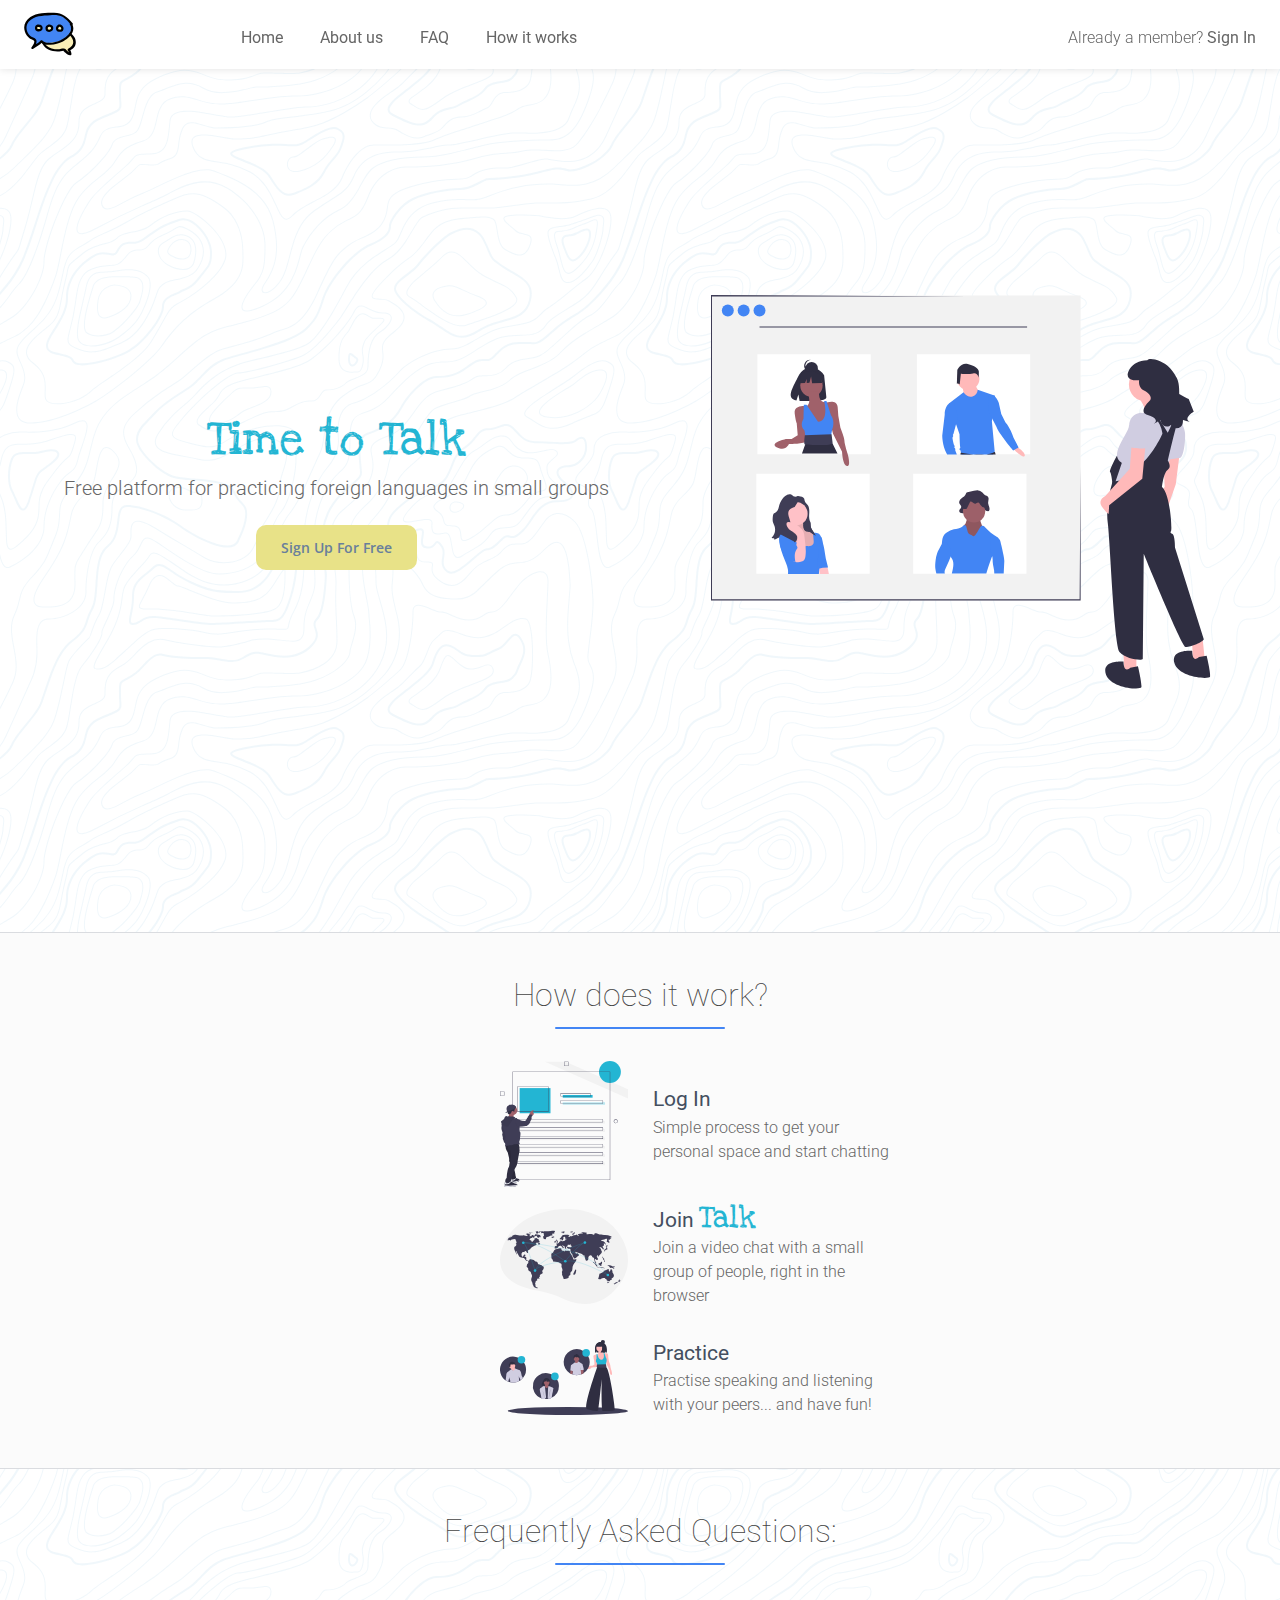
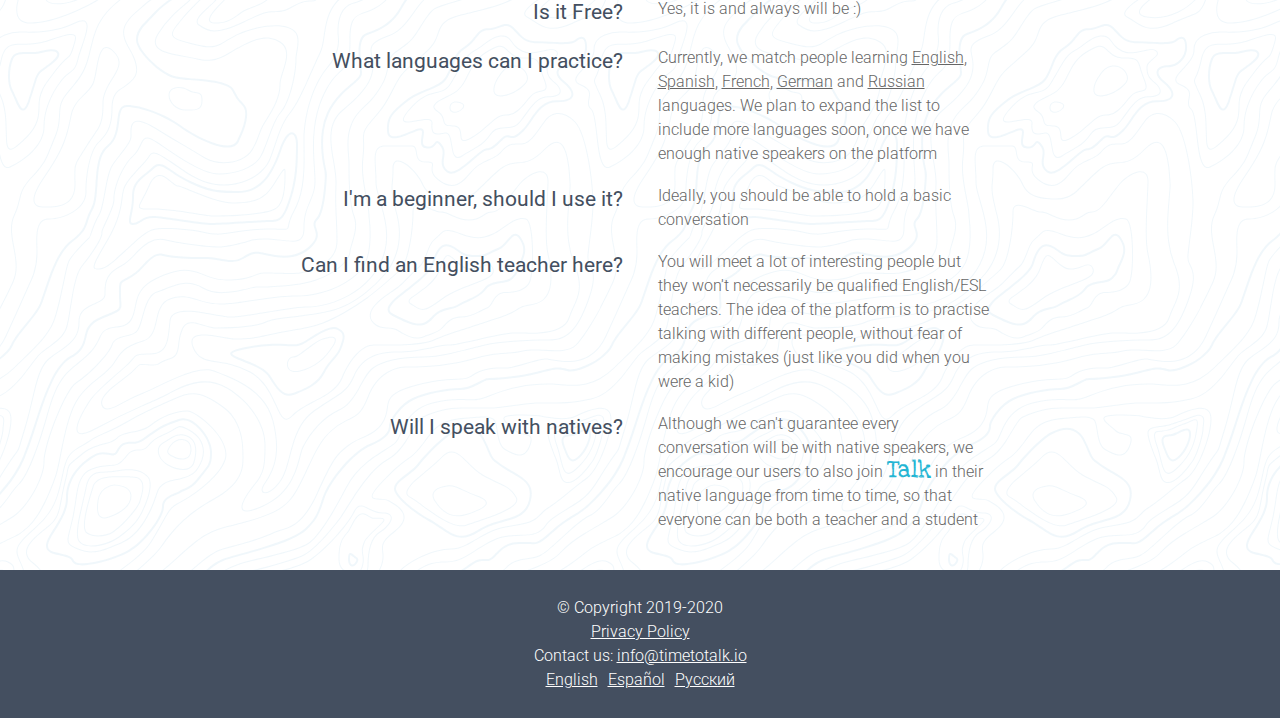
<file: index.html>
<!doctype html><html lang="en"><head><meta charset="utf-8"><title>Time to Talk</title><link rel="stylesheet" href="https://fonts.googleapis.com/css?family=Material+Icons|Love+Ya+Like+A+Sister|Open+Sans|Roboto:100,300,400,500,700,900&display=swap"><meta name="description" content="Time to Talk ✅ is a free platform for practicing foreign languages online in small groups. You can imagine it as language exchange or conversation club. The idea is simple - just talk and practice playing games or discussing some topics and do not think about learning process"><meta name="viewport" content="width=device-width,initial-scale=1"><link rel="shortcut icon" href="/images/favicons/favicon.ico"><link rel="icon" type="image/png" sizes="16x16" href="/images/favicons/favicon-16x16.png"><link rel="icon" type="image/png" sizes="32x32" href="/images/favicons/favicon-32x32.png"><link rel="icon" type="image/png" sizes="48x48" href="/images/favicons/favicon-48x48.png"><link rel="manifest" href="/images/favicons/manifest.json"><meta name="mobile-web-app-capable" content="yes"><meta name="theme-color" content="#fff"><meta name="application-name" content="Time to Talk"><link rel="apple-touch-icon" sizes="57x57" href="/images/favicons/apple-touch-icon-57x57.png"><link rel="apple-touch-icon" sizes="60x60" href="/images/favicons/apple-touch-icon-60x60.png"><link rel="apple-touch-icon" sizes="72x72" href="/images/favicons/apple-touch-icon-72x72.png"><link rel="apple-touch-icon" sizes="76x76" href="/images/favicons/apple-touch-icon-76x76.png"><link rel="apple-touch-icon" sizes="114x114" href="/images/favicons/apple-touch-icon-114x114.png"><link rel="apple-touch-icon" sizes="120x120" href="/images/favicons/apple-touch-icon-120x120.png"><link rel="apple-touch-icon" sizes="144x144" href="/images/favicons/apple-touch-icon-144x144.png"><link rel="apple-touch-icon" sizes="152x152" href="/images/favicons/apple-touch-icon-152x152.png"><link rel="apple-touch-icon" sizes="167x167" href="/images/favicons/apple-touch-icon-167x167.png"><link rel="apple-touch-icon" sizes="180x180" href="/images/favicons/apple-touch-icon-180x180.png"><link rel="apple-touch-icon" sizes="1024x1024" href="/images/favicons/apple-touch-icon-1024x1024.png"><meta name="apple-mobile-web-app-capable" content="yes"><meta name="apple-mobile-web-app-status-bar-style" content="black-translucent"><meta name="apple-mobile-web-app-title" content="Time to Talk"><link href="/style.28f6414ac7f8b9d37f45.css" rel="stylesheet"><script>(function(i,s,o,g,r,a,m){i['GoogleAnalyticsObject']=r;i[r]=i[r]||function(){(i[r].q=i[r].q||[]).push(arguments)},i[r].l=1*new Date();a=s.createElement(o),m=s.getElementsByTagName(o)[0];a.async=1;a.src=g;m.parentNode.insertBefore(a,m)})(window,document,'script','//www.google-analytics.com/analytics.js','ga');ga('create','UA-145373943-1','auto');ga('send','pageview');</script></head><body><nav><div class="nav" id="navBar"><div class="logo"><a href="/"><img src="/images/icon.42f1a2f6ec8f0690fcafc608ce7c3535.svg"></a></div><a class="menu home" href="/">Home</a> <a class="menu about" onclick="toggleNavBar()" href="/about/">About us</a> <a class="menu hiw" onclick="toggleNavBar()" href="/#howItWorks">How it works</a> <a class="menu faq" onclick="toggleNavBar()" href="/#faq">FAQ</a> <span class="menu login">Already a member? <a onclick="toggleNavBar()" href="https://app.timetotalk.io">Sign In</a></span><div class="icon"><a href="javascript:void(0);" onclick="toggleNavBar()"><i class="material-icons">menu</i></a></div></div></nav><script>function toggleNavBar() {
    var x = document.getElementById('navBar');
    if (x.className === 'nav expanded') {
      x.className = 'nav';
    } else {
      x.className = 'nav expanded';
    }
  }</script><div class="main-container"><section class="main"><div class="text"><h1 class="brand">Time to Talk</h1><p>Free platform for practicing foreign languages in small groups</p><a class="button" href="https://app.timetotalk.io/#/sign/up?lang=en">Sign Up For Free</a></div><div class="figure"><figure><svg xmlns="http://www.w3.org/2000/svg" xmlns:xlink="http://www.w3.org/1999/xlink" height="741.038" width="937.461" viewBox="0 0 937.461 741.038"><style><![CDATA[.B{opacity:1}.C{fill-rule:evenodd}.D{fill:#4285f4}.E{fill:#2f2e41}.F{fill:#3f3d56}.G{fill:#ffb9b9}.H{fill:#ffc1c7}]]></style><defs><path id="A" d="M773.22 668.338l.9 21.625v18.922h23.418v-40.546H773.22z" class="B C"/><path id="B" d="M902.017 648.515l.9 21.625v18.922h23.418l-4.503-44.15-19.815 3.604z" class="B C"/><path id="C" d="M878.6 298.015l-7.205 56.765-23.418 67.577-10.808-38.744 13.5-24.328-2.702-51.36 30.623-9.91z" class="B C"/><path id="D" d="M765.43 293.228s-19.815 35.14-17.113 38.744 4.503 23.427 4.503 23.427h7.5l12.315-30.635" class="B C"/><ellipse id="E" rx="31.524" ry="31.536" cx="815.101" cy="167.817" class="B"/><path id="F" d="M802.8 193.664s17.113 23.427 11.71 35.14 52.24-6.307 52.24-6.307-28.822-32.437-29.722-43.25" class="B C"/><path id="G" d="M866.758 298.183c-2.027 3.045-4.017 6.442-5.944 10.028-.9 1.703-1.8 3.45-2.684 5.217-10.466 21.102-18.392 46.024-18.392 46.024l-83.763-2.703 2.603-7.64 11.808-34.708c-20.716-12.614-.9-36.942 9.907-59.468 9.925-20.688 30.497-34.446 33.776-36.555.297-.18.45-.28.83-.342l42.116-7.09c4.757.8 9.314 2.514 13.42 5.046a27.11 27.11 0 0 1 8.475 8.488c3.287 5.226 4.828 11.515 5.107 18.246" class="B C"/><path id="H" d="M871.712 223.848s16.212 18.922 17.113 35.14-2.702 46.853-10.808 46.853-22.517 5.406-21.616 0" class="B C"/><path id="I" d="M856.4 258.087l-9.907 1.802c-3.36-26.914-22.796-37.753-32.424-41.5l.45-.28.378-.063 15.032-2.532" class="B C"/><path id="J" d="M923.95 645.53c-.9 5.406-27.02 15.317-34.226 14.416s-78.36-174.8-78.36-174.8l-1.8 197.325c-1.8 3.604-32.424 0-43.233-12.614s-18.014-209.94-22.517-243.277 9.007-76.587 9.007-76.587l5.755-.883 17.662-2.72s0-4.505 27.02-26.13 43.233-60.37 43.233-60.37l2.702-5.406 7.205 3.604c7.728-14.3 12.564-28.355 14.033-42.096a27.11 27.11 0 0 1 8.475 8.488c-.685 1.892-1.37 3.937-2.072 6.127-6.07 18.913-12.952 48.205-19.797 77.047l-.64 2.694c.652.983 1.23 2.013 1.73 3.082 1.82 3.847 3.747 10.39-1.73 14.038-8.106 5.406-10.808 32.437-10.808 32.437 15.312 13.515 18.914 77.488 17.113 81.994s-1.8 3.604 2.702 6.307 4.503 25.23 4.503 25.23" class="B C"/><path id="K" d="M786.147 698.7s-5.404 5.406-9.007 2.703-3.744-14.202-3.744-14.202-41.3-3.818-33.184 23.213 64.85 30.635 66.65 25.23-6.305-39.645-6.305-39.645" class="B C"/><path id="L" d="M914.944 678.867s-5.404 5.406-9.007 2.703-3.744-14.202-3.744-14.202-41.3-3.818-33.184 23.213 64.85 30.635 66.65 25.23-6.305-39.645-6.305-39.645" class="B C"/><path id="M" d="M788.85 277.9l-3.603 47.754-45.935 51.36s-15.312 7.208-6.305 19.823 12.6 13.515 12.6 13.515l.9-16.218 62.147-49.557 6.305-66.676" class="B C"/><path id="N" d="M817.67 258.087s3.603-40.546-14.41-36.942-18.914 20.724-18.914 20.724-8.106 41.447-.9 43.25 31.524 5.406 34.226 0" class="B C"/><path id="O" d="M895.693 194.98c-3.508-1.738-11.254-5.245-17.85-9.47.463-13.746-1.23-26.224-6.182-32.84-2.78-6.315-8.618-12.638-13.19-17.617-11.23-12.227-36.06-19.053-40.463-12.943-33.308.658-36.815 26.777-36.815 26.777.173 10.925 11.523 11.27 21.466 10.872-.9 7.458 1.482 15.208 8.353 18.645 13.14 6.572 17.08 15.116 10.51 21.03s-18.395 21.688-2.628 25.63 17.738 11.83 13.14 15.116 10.51-5.915 10.51-5.915 2.628 15.773 16.424 11.83a8.3 8.3 0 0 0 3.687-2.613c3.726 4.096 7.05 6.517 9.555 6.53 14.348.076 12.627-15.82 12.627-15.82s17.03 4.785 11.716 2.86-5.542-10.05 8.58-18.1" class="B C"/><path id="P" d="M.727 1.03H693V573H.727z" class="B"/><path id="Q" d="M693 573H0V0l481.488 2.73H1.883V570.27h689.234L693 321.53V573z" class="B C"/><ellipse id="R" rx="11.222" ry="11.227" cx="31.507" cy="29.064" class="B"/><ellipse id="S" rx="11.222" ry="11.227" cx="61.229" cy="29.064" class="B"/><ellipse id="T" rx="11.222" ry="11.227" cx="90.952" cy="29.064" class="B"/><path id="U" d="M90.97 59.005h501.68v1.802H90.97z" class="B"/><path id="V" d="M87 111h212.478v187.58H87z" class="B"/><path id="W" d="M212.097 150.393c-8.11-13.738-24.157-14.378-24.157-14.378s-15.636-2.004-25.667 18.918c-9.35 19.502-22.252 38.33-2.077 42.896l3.644-11.37 2.257 12.216c2.873.207 5.754.256 8.632.148 21.606-.7 42.182.205 41.52-7.567" class="B C"/><ellipse id="X" rx="20.942" ry="20.993" cx="188.333" cy="169.696" class="B"/><path id="Y" d="M180.99 182.146s9.52 22.265-3.173 26.718l12.692 41.986 21.577-1.272 5.71-13.995-1.27-20.993-1.904-13.995s-13.327 3.18-12.058-20.357" class="B C"/><path id="Z" d="M175.912 208.228s-20.942-1.908-19.038 13.36 3.808 18.448 3.808 18.448l1.904 22.9-11.423 6.998h-10.788s-33 7.634-16.5 15.904 22.21-6.36 22.21-6.36 30.46 0 32.365-5.09" class="B C"/><path id="a" d="M216.527 201.866s19.673-6.998 20.942 8.27l1.27 16.54 3.808 21.63s7.615 19.084 7.615 24.8 5.71 23.537 5.71 23.537 7.615 24.8-.635 24.174-9.52-26.718-9.52-26.718l-17.134-34.352-5.077-20.993" class="B C"/><path id="b" d="M179.085 205.683h-5.077l-.635 26.718s-8.25 11.45 1.904 21.63l2.538 16.54 46.326-1.908 3.173-17.176s6.346-13.995-2.538-26.718l-8.25-26.082h-4.442s10.29 38.028-11.423 38.805" class="B C"/><path id="c" d="M237.167 297.357h-66.6l5.98-17.24c-.01.03 1.543-5.157 1.543-5.157l.64-2.137 1.625-5.433 41.243-1.27 5.077 11.45c.342.102.666.256.962.456" class="B C"/><path id="d" d="M226.046 261.028l-50.134 1.908s-2.288 17.176 0 17.176c.635 0 52.672 4.453 52.038-3.18" class="B C"/><ellipse id="e" rx="11.602" ry="11.63" cx="188.68" cy="137.312" class="B"/><path id="f" d="M177.08 133.024c.001-5.95 4.48-10.94 10.38-11.565a11.69 11.69 0 0 0-1.221-.065 11.6 11.6 0 0 0-10.252 6.171c-2.015 3.8-1.773 8.404.63 11.97s6.574 5.5 10.843 5.055" class="B C"/><path id="g" d="M207.287 150.296l-15.852-8.324-21.893 3.405-4.53 20.054 11.275-.434 3.15-7.368v7.246l5.203-.2 3.02-11.73 1.887 12.486 18.495-.378-.755-14.756z" class="B C"/><path id="h" d="M386 111h212.48v187.582H386z" class="B"/><ellipse id="i" rx="21.116" ry="21.167" cx="482.186" cy="156.861" class="B"/><path id="j" d="M471.858 173.688s2.64 12.568 2.64 13.89 12.538 7.276 12.538 7.276l11.218-1.984 3.96-11.907s-6.6-9.922-6.6-13.89" class="B C"/><path id="k" d="M528.755 299.208l3.154-5.792-5.278-56.224.313-2.54 5.62-45.746-32.55-11.472c-.13 5.913-4.033 11.073-9.677 12.795-9.9 3.303-16.715-7.817-16.715-7.817l-27.503 21.046 19.8 57.547s.656 21.83 1.32 23.818c.656 1.98-.664 2.646-1.32 3.303-.664.665.656 2.646 1.32 2.646.328 0 .984 2.48 1.566 4.962l.768 3.475" class="B C"/><path id="l" d="M574.057 284.795S590 294.9 588.23 301.455s-20.076-11.305-20.076-11.9" class="B C"/><path id="m" d="M528.755 299.208h4.965l-1.484-5.463a8.76 8.76 0 0 1-.76.471c-1.946 1.106-7.754 3.88-18.72 4.992a110.85 110.85 0 0 1-20.577 0 179.71 179.71 0 0 1-22.634-3.475h-1.32l-.738 3.475" class="B C"/><path id="n" d="M461.795 140.427s6.704-14.56 19.554-11.2 20.113 8.4 20.67 13.44-.28 12.6-.28 12.6-1.397-10.36-10.336-8.12-22.906.56-22.906.56l-2.235 20.162s-2.514-3.64-5.308-1.4" class="B C"/><path id="o" d="M460.956 299.208h-18.16l-1.3-2.48c-7.918-13.893-7.918-33.078-7.918-33.078l4.615-39.027c-.656-13.893 7.918-21.165 7.918-21.165h9.9l7.262 24.476-8.58 32.413-1.32 1.98s1.32 1.988.656 2.646c-.656.665-1.32 3.31-1.32 3.31s1.983 13.228 3.966 14.55c1.976 1.323-.664 1.323-.664 1.988 0 .658 1.983 3.303 1.983 3.303v3.31" class="B C"/><path id="p" d="M521.2 186.918l10.038 1.785s5.905 5.95 8.267 13.1l4.724 21.42 7.676 15.47s8.857 8.925 15.352 29.155l9.448 17.85-10.038 5.95s-27.752-32.725-31.295-44.03l-15.352-29.75" class="B C"/><path id="q" d="M85 335h212.48v187.58H85z" class="B"/><path id="r" d="M170.51 378.12c1.728.63 3.174 1.853 4.077 3.452.693 1.437.67 3.118 1.143 4.646.998 3.217 4 5.323 5.867 8.137 2.53 3.802 2.827 8.646 2.652 13.21s-.762 9.217.38 13.65c.54 2.16 1.463 4.213 1.836 6.41.45 2.662.076 5.445.762 8.06.602 2.38 2.012 4.464 3.398 6.487l5.928 8.646c-2.653-.627-5.266-1.412-7.826-2.35.79 2.477 2.253 4.686 4.23 6.38l-4.282-5.17c-.87-1.198-1.953-2.23-3.193-3.042-1.57-.9-3.43-1.027-5.197-1.392-3.39-.684-6.79-2.418-8.45-5.468-2.217-4.06-.762-9.163-2.035-13.62-.907-3.255-3.147-5.94-4.686-8.935-3.498-6.79-3.284-14.798-4.38-22.357-.472-3.21-1.19-6.395-1.204-9.642 0-2.395.236-6.943 2.75-8.167" class="B C"/><path id="s" d="M173.124 432.515c.358 3.97 1.19 8.654 4.816 10.32 2.05.943 4.435.593 6.66.958 4.2.677 7.62 3.9 9.6 7.68s2.614 8.068 3.048 12.296c.57 5.285.762 11.026-2.156 15.483-2.355 3.612-6.424 5.8-10.592 6.928-8.493 2.21-17.53.537-24.666-4.563-3.452-2.502-6.302-5.726-9.075-8.95-6.043-7.02-12.123-14.715-13.365-23.886-.145-1.042-.13-2.28.762-2.92a3.2 3.2 0 0 1 1.943-.388l5.79.106c1.47 0 3.132 0 4.13-1.103s.937-2.487.9-3.802l-.442-16.768c-.09-.593.047-1.197.38-1.696.37-.332.838-.533 1.333-.57 3.193-.54 6.53 0 9.654-.867 2.972-.814 7.62-4.22 9.822-.722" class="B C"/><ellipse id="t" rx="22.136" ry="22.091" cx="159.036" cy="410.015" class="B"/><path id="u" d="M207.8 503.936a20.56 20.56 0 0 1-.632 2.669 62.62 62.62 0 0 1-2.438 6l-.96 2.464-.58 1.992-.503 2.373-.48 3.566H144.45c.248-2.917.138-5.854-.328-8.745a57.44 57.44 0 0 0-3.566-11.597c-3.68-9.414-7.795-19.01-10.058-28.866a57.18 57.18 0 0 1-1.402-19.498l.152-1.156c.136-.987.322-1.967.556-2.935a16.16 16.16 0 0 1 3.68-7.437c2.59-2.783 6.972-4.16 10.333-2.38 2.027 1.072 3.284 2.973 4.3 5.08.64 1.338 1.18 2.753 1.745 4.1a41.82 41.82 0 0 0 8.748 13.042c.71.76 1.455 1.437 2.225 2.106s1.44 1.232 2.195 1.8c2.446 1.878 5.395 4.258 8.588 4.342 1.852.053 3.74 0 5.654 0 1.676 0 3.368-.068 5.037 0 3.574.068 7.62-.943 9.35-4.068 1.18-2.137.983-4.745.762-7.18l-.533-6.007-.38-4.114-.2-1.992-.137-1.475s.952-.106 1.92-.183c2.888-.228 5.837-.175 8.32 1.232 2.362 1.33 3.8 3.62 4.74 6.213.618 1.848 1.017 3.762 1.19 5.703.853 8.63-.526 17.338-.053 25.992" class="B C"/><path id="v" d="M221 523h-17.472l-.328-5.94-.13-4.114s-.114-5.536.09-11.042c3.44 1.94 7.292 3.037 11.24 3.2 1.598 1.784 2.885 3.822 3.8 6.03.518 1.214.954 2.46 1.303 3.734.005.017.005.036 0 .053" class="B C"/><path id="w" d="M219.468 511.114a81.46 81.46 0 0 0-19.583 2.586c-.846-4.167-.434-8.47 0-12.7l2.827-29.057c.206-2.152-.2-21.908 3.985-18.418 1.524 1.285 3.475 12.836 3.955 14.692.724 2.806 1.295 5.642 1.806 8.487 1.044 5.84 1.753 11.726 2.766 17.574" class="B C"/><path id="x" d="M166.975 381.246c.03-.69-.127-1.377-.457-1.985a3.31 3.31 0 0 0-2.37-1.247c-3.193-.494-6.698.76-9.586-.67-1.524-.76-2.675-2.28-4.2-3.125-3.597-2.03-8.138 0-11.323 2.63-5.07 4.202-8.768 9.822-10.614 16.137-1.417 4.882-1.99 10.593-6.043 13.688-1.676 1.278-3.8 1.985-5.067 3.688-.945 1.308-1.166 2.99-1.34 4.563-.42 3.71-.762 7.513.206 11.118.762 2.684 2.172 5.118 3.048 7.757 2.463 7.627.27 15.986-5.623 21.43a6.7 6.7 0 0 0 4.953.859 4.23 4.23 0 0 1-.716 2.182c5.182-.167 9.685-5.2 14.752-4.1 3.87.836 6.027 4.82 8.915 7.528 3.718 3.5 9.494 4.95 14.165 2.882s7.506-7.954 5.524-12.654c-2.286-5.323-9.212-7.46-11.628-12.745-1.867-4.1-.48-8.874-.884-13.353-.343-3.848-2.004-7.43-3.048-11.148s-1.372-7.97.762-11.21c2.24-3.437 6.53-4.776 10.432-6.084" class="B C"/><path id="y" d="M161.535 460.667c.632-3.042 1.257-6.365.145-9.308-2.073-5.5-8.847-7.2-13.533-10.737-2.715-2.057-4.8-4.83-6.02-8.007-.853-2.228-.968-5.323 1.128-6.45a5.09 5.09 0 0 1 2.614-.456c7.3.167 14 4.13 19.59 8.814 3.254 2.73 6.347 5.855 7.97 9.772 1.15 2.776 1.524 5.802 1.852 8.783l1.143 9.886c.755 5.667 1.195 11.372 1.318 17.087.008 3.277-.198 6.552-.617 9.802-.3 2.28-.762 4.684-2.08 6.578-2.53 3.52-7.39 4.312-11.735 4.433a20.31 20.31 0 0 1-4.9-.312c-7.216-1.567-12.687-11.65-7.23-17.878 2.286-2.646 5.806-2.715 7.125-6.342" class="B C"/><path id="z" d="M155.675 462.4l5.692 9.285a4.24 4.24 0 0 1 .693 1.605c.16 1.21-.762 2.28-1.463 3.262-4.907 6.692-3.658 15.893-2.18 24.053-15.98-5.057-27.658-18.782-30.068-35.338-.716-4.86-1.874-12.86 2.446-16.023" class="B C"/><path id="AA" d="M184.6 443.792c-2.225-.365-4.572 0-6.66-.958-3.627-1.665-4.458-6.35-4.816-10.32 0-.365-.053-.76-.07-1.194 1.3-1.336 2.708-2.56 4.214-3.658a20.73 20.73 0 0 1 4.305-1.894l4.023-1.414c.37 1.067.66 2.16.87 3.27.45 2.662.076 5.445.762 8.06.602 2.38 2.012 4.464 3.398 6.487l5.928 8.646c-1.074-.25-2.14-.54-3.2-.844" class="B C"/><path id="AB" d="M379 335h212.48v187.58H379z" class="B"/><path id="AC" d="M483.63 388.55c4.48-1.097 7.96 6.357 12.47 5.472 2.478-.484 4.39-3.436 6.898-3.217 2.854.25 4.074 4.17 5.535 7.04 2.538 4.965 7.667 7.97 12.607 7.372 1.55-2.06 1.258-5.222.467-7.795s-1.996-5.07-2.026-7.81c-.038-3.625 1.943-7.636.15-10.596-1.378-2.27-4.195-2.452-6.266-3.852-1.62-1.1-2.756-2.914-4.112-4.405-2.176-2.438-5.15-4.01-8.382-4.427-2.666-.303-5.347.272-7.983.848l-12.32 2.68a3.42 3.42 0 0 0-1.92.885c-.502.767-.84 1.63-.994 2.535-1.167 3.845-4.827 5.646-7.817 7.78s-5.83 6.357-4.18 9.952c.934 2.036 3.133 3.292 3.366 5.578.203 2.043-1.265 3.716-2.463 5.23-5.083 6.403 6.31 9.733 9.037 5.39" class="B C"/><path id="AD" d="M477.115 428.82c-1.07 1.4-2.463 2.566-3.32 4.1-1.078 2.21-1.256 4.753-.497 7.092.773 2.306 1.855 4.496 3.216 6.51 1.56 2.75 3.458 5.293 5.648 7.568a13.72 13.72 0 0 0 8.284 4.132c3.35.25 6.6-1.143 9.625-2.604a10.54 10.54 0 0 0 3.472-2.271 10.83 10.83 0 0 0 1.687-3.08l2.613-6.29c.735-1.527 1.242-3.154 1.506-4.83.27-2.61-.633-5.192-1.506-7.667l-4.782-13.222a4.47 4.47 0 0 0-1.145-2.006c-.524-.382-1.126-.64-1.762-.757a50.92 50.92 0 0 0-9.241-1.514c-2.32-.16-7.584-.984-9.6.333-1.86 1.22-1.084 4.322-1.303 6.327" class="B C"/><ellipse id="AE" rx="20.861" ry="20.964" cx="493.255" cy="405.42" class="B"/><path id="AF" d="M539 457.096c-.008-.28-2.16 11.353-4.443 16.65s-5.18 10.528-7.41 15.97l-.527 1.332s-5.754 14.94-10.182 30.342l-.218.757h-64.69c2.952-11.353 5.483-22.705-1.597-30.538a16.15 16.15 0 0 1-.648-.757c-4.632-5.608-6.7-13.26-12.215-18.028-1.265-1.097-2.734-2.066-3.517-3.557a6.49 6.49 0 0 1-.663-2.952 20.14 20.14 0 0 1 .166-2.694c.542-4.92 1.243-10.08 4.195-14.047a20.69 20.69 0 0 1 4.782-4.465 38.07 38.07 0 0 1 13.337-5.987c5.392-1.24 11.342-1.423 15.74-4.806.925-.857 1.934-1.618 3.314-2.4a3.12 3.12 0 0 1 3.246.348c.57.637.946 1.425 1.084 2.27l2.402 8.8a9.02 9.02 0 0 0 1.815 3.966c2.13 2.225 6.206 1.96 7.862 4.54.994 1.567 3.607-.257 4.745-1.7 2.758-3.5 5.143-7.3 7.117-11.307a18.18 18.18 0 0 1 2.636-4.412 5.96 5.96 0 0 1 2.907-1.771c.548-.136 1.118-.15 1.672-.045 1.627.333 2.817 1.68 3.924 2.92 6.624 7.435 14.45 13.692 23.15 18.505a3.84 3.84 0 0 1 1.694 1.408" class="B C"/><path id="AG" d="M485.88 387.482c3.487-.757 6.2 4.276 9.7 3.678 1.928-.318 3.42-2.27 5.362-2.157 2.222.167 3.17 2.8 4.308 4.723a10.4 10.4 0 0 0 9.79 4.957c1.205-1.385.98-3.504.36-5.237s-1.56-3.413-1.582-5.245c0-2.445 1.506-5.14.12-7.13-1.07-1.514-3.26-1.65-4.873-2.588-1.258-.757-2.14-1.96-3.2-2.96-1.787-1.684-4.076-2.73-6.514-2.974a22.05 22.05 0 0 0-6.206.568l-9.58 1.8c-.548.046-1.072.25-1.506.6a4.18 4.18 0 0 0-.753 1.703c-.91 2.588-3.765 3.784-6.078 5.23s-4.52 4.276-3.253 6.7c.753 1.37 2.433 2.2 2.613 3.784.166 1.37-.98 2.498-1.913 3.512-3.946 4.3 4.9 6.54 7.04 3.618" class="B C"/><path id="AH" d="M548.78 522.146h-17.615c.286-7.25-2.65-14.614-3.012-22.01-.136-2.778.098-5.6-.46-8.325a18.31 18.31 0 0 0-.565-2.096c-.444-1.4-.987-2.778-1.408-4.185-1.4-4.7-1.348-9.695-1.28-14.6l.256-16.227c0-1.408-.414-3.48.86-4.072 2.87-1.332 5.852 1.31 8.487 3.027 1.582 1.06 3.39 1.892 4.925 3.027.915.634 1.71 1.428 2.342 2.346.742 1.263 1.27 2.642 1.56 4.08 0 0 3.2 12.283 5.573 24.77a80.78 80.78 0 0 1 1.506 10.974" class="B C"/><path id="AI" d="M439.37 513.715c-.753 1.847-1.566 3.784-1.453 5.797a9.05 9.05 0 0 0 .602 2.634H422.56c-.8-2.728-1.405-5.5-1.807-8.325-.753-5.48-.34-11.057.37-16.552.475-4.267 1.402-8.47 2.764-12.54 1.853-5.215 4.782-9.937 7.275-14.842.587-1.143 1.122-2.43 1.747-3.565 1.34-2.5 3.073-4.322 6.522-2.65 8.578 4.155 12.26 18.71 9.873 27.254.004-.046-1.53 4.245-2.545 6.26" class="B C"/></defs><g class="G"><use xlink:href="#A"/><use xlink:href="#B"/><use xlink:href="#C"/></g><use xlink:href="#D" class="E"/><g class="G"><use xlink:href="#E"/><use xlink:href="#F"/></g><g fill="#d0cde1"><use xlink:href="#G"/><use xlink:href="#H"/></g><g class="E"><use xlink:href="#I"/><use xlink:href="#J"/><use xlink:href="#K"/><use xlink:href="#L"/></g><use xlink:href="#M" class="G"/><use xlink:href="#N" fill="#d0cde1"/><use xlink:href="#O" class="E"/><use xlink:href="#P" fill="#f2f2f2"/><use xlink:href="#Q" class="F"/><g class="D"><use xlink:href="#R"/><use xlink:href="#S"/><use xlink:href="#T"/></g><use xlink:href="#U" class="F"/><use xlink:href="#V" fill="#fff"/><use xlink:href="#W" class="E"/><g fill="#a0616a"><use xlink:href="#X"/><use xlink:href="#Y"/><use xlink:href="#Z"/><use xlink:href="#a"/></g><use xlink:href="#b" class="D"/><use xlink:href="#c" class="E"/><use xlink:href="#d" class="F"/><g class="E"><use xlink:href="#e"/><use xlink:href="#f"/><use xlink:href="#g"/></g><use xlink:href="#h" fill="#fff"/><g class="G"><use xlink:href="#i"/><use xlink:href="#j"/></g><use xlink:href="#k" class="D"/><use xlink:href="#l" class="G"/><g class="E"><use xlink:href="#m"/><use xlink:href="#n"/></g><g class="D"><use xlink:href="#o"/><use xlink:href="#p"/></g><use xlink:href="#q" fill="#fff"/><use xlink:href="#r" class="F"/><use xlink:href="#s" class="H"/><use xlink:href="#t" opacity=".1" href="#s"/><use xlink:href="#t" class="H"/><use xlink:href="#u" class="D"/><use xlink:href="#v" class="H"/><use xlink:href="#w" class="D"/><use xlink:href="#x" class="F"/><use xlink:href="#y" class="H"/><use xlink:href="#z" class="D"/><use xlink:href="#AA" class="F"/><use xlink:href="#AB" fill="#fff"/><use xlink:href="#AC" fill="#3c354c"/><use xlink:href="#AD" fill="#a0616a"/><use xlink:href="#AF" opacity=".1" href="#AD"/><use xlink:href="#AE" fill="#9d6069"/><use xlink:href="#AF" class="D"/><use xlink:href="#AG" fill="#3c354c"/><g class="D"><use xlink:href="#AH"/><use xlink:href="#AI"/></g></svg></figure></div></section><section id="howItWorks" class="how-it-works"><h2>How does it work?</h2><div class="divider"></div><div class="articles"><article><img src="/images/login-min.619c2dcc4347f656c1c942617cea2a65.svg"><div><h3>Log In</h3><p>Simple process to get your personal space and start chatting</p></div></article><article><img src="/images/connected-world-min.39de35965b8b35ac7bfd06b6d4e44efb.svg"><div><h3><span>Join</span> <span class="brand">Talk</span></h3><p>Join a video chat with a small group of people, right in the browser</p></div></article><article><img src="/images/practice-min.3aa4809bae76aa4db1f37fbf333335d1.svg"><div><h3>Practice</h3><p>Practise speaking and listening with your peers... and have fun!</p></div></article></div></section><section id="faq" class="faq"><h2>Frequently Asked Questions:</h2><div class="divider"></div><div class="articles"><article><h3>Is it Free?</h3><p>Yes, it is and always will be :)</p></article><article><h3>What languages can I practice?</h3><p>Currently, we match people learning <u>English</u>, <u>Spanish</u>, <u>French</u>, <u>German</u> and <u>Russian</u> languages. We plan to expand the list to include more languages soon, once we have enough native speakers on the platform</p></article><article><h3>I'm a beginner, should I use it?</h3><p>Ideally, you should be able to hold a basic conversation</p></article><article><h3>Can I find an English teacher here?</h3><p>You will meet a lot of interesting people but they won't necessarily be qualified English/ESL teachers. The idea of the platform is to practise talking with different people, without fear of making mistakes (just like you did when you were a kid)</p></article><article><h3>Will I speak with natives?</h3><p>Although we can't guarantee every conversation will be with native speakers, we encourage our users to also join <span class="brand">Talk</span> in their native language from time to time, so that everyone can be both a teacher and a student</p></article></div></section></div><footer><div>&copy; Copyright 2019-2020</div><a href="/policy/">Privacy Policy</a> <span>Contact us: <a href="mailto:info@timetotalk.io?subject=Question%20for%20Time%20to%20Talk">info@timetotalk.io</a></span><div class="languages"><a href="/">English</a><a href="/es/">Español</a><a href="/ru/">Русский</a></div></footer><script src="/main.8f2049385e9d44559b62.js"></script></body></html>
</file>
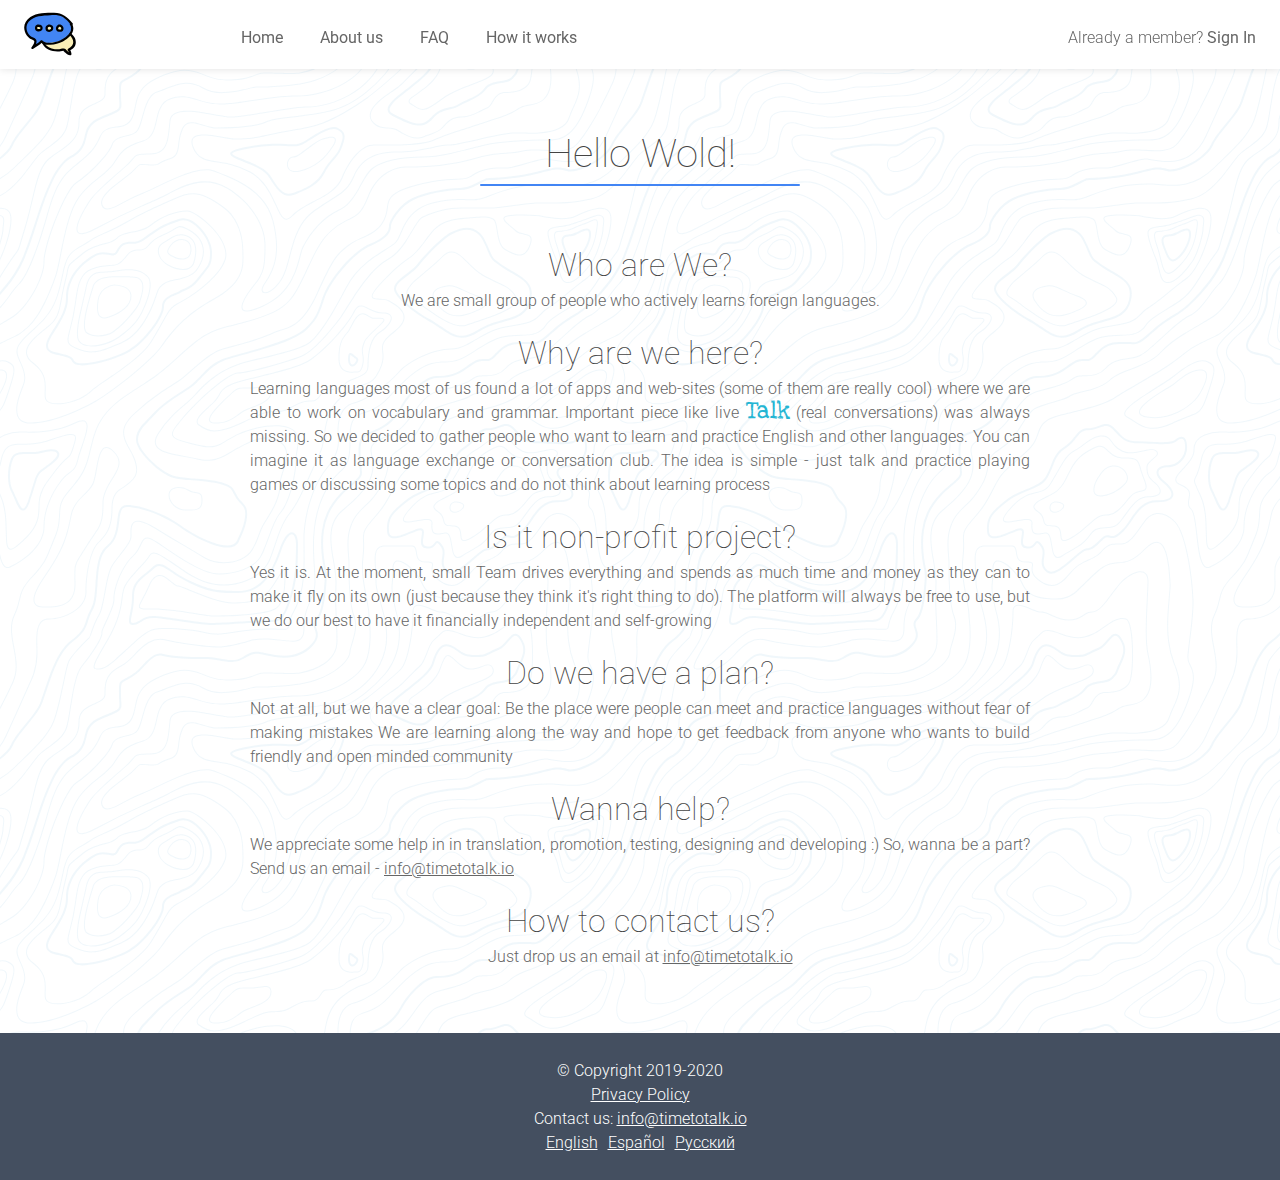
<file: about/index.html>
<!doctype html><html lang="en"><head><meta charset="utf-8"><title>Time to Talk - Privacy Policy</title><link rel="stylesheet" href="https://fonts.googleapis.com/css?family=Material+Icons|Love+Ya+Like+A+Sister|Open+Sans|Roboto:100,300,400,500,700,900&display=swap"><meta name="description" content="Time to Talk - About Us"><meta name="viewport" content="width=device-width,initial-scale=1"><link rel="shortcut icon" href="/images/favicons/favicon.ico"><link rel="icon" type="image/png" sizes="16x16" href="/images/favicons/favicon-16x16.png"><link rel="icon" type="image/png" sizes="32x32" href="/images/favicons/favicon-32x32.png"><link rel="icon" type="image/png" sizes="48x48" href="/images/favicons/favicon-48x48.png"><link rel="manifest" href="/images/favicons/manifest.json"><meta name="mobile-web-app-capable" content="yes"><meta name="theme-color" content="#fff"><meta name="application-name" content="Time to Talk"><link rel="apple-touch-icon" sizes="57x57" href="/images/favicons/apple-touch-icon-57x57.png"><link rel="apple-touch-icon" sizes="60x60" href="/images/favicons/apple-touch-icon-60x60.png"><link rel="apple-touch-icon" sizes="72x72" href="/images/favicons/apple-touch-icon-72x72.png"><link rel="apple-touch-icon" sizes="76x76" href="/images/favicons/apple-touch-icon-76x76.png"><link rel="apple-touch-icon" sizes="114x114" href="/images/favicons/apple-touch-icon-114x114.png"><link rel="apple-touch-icon" sizes="120x120" href="/images/favicons/apple-touch-icon-120x120.png"><link rel="apple-touch-icon" sizes="144x144" href="/images/favicons/apple-touch-icon-144x144.png"><link rel="apple-touch-icon" sizes="152x152" href="/images/favicons/apple-touch-icon-152x152.png"><link rel="apple-touch-icon" sizes="167x167" href="/images/favicons/apple-touch-icon-167x167.png"><link rel="apple-touch-icon" sizes="180x180" href="/images/favicons/apple-touch-icon-180x180.png"><link rel="apple-touch-icon" sizes="1024x1024" href="/images/favicons/apple-touch-icon-1024x1024.png"><meta name="apple-mobile-web-app-capable" content="yes"><meta name="apple-mobile-web-app-status-bar-style" content="black-translucent"><meta name="apple-mobile-web-app-title" content="Time to Talk"><link href="/style.28f6414ac7f8b9d37f45.css" rel="stylesheet"><script>(function(i,s,o,g,r,a,m){i['GoogleAnalyticsObject']=r;i[r]=i[r]||function(){(i[r].q=i[r].q||[]).push(arguments)},i[r].l=1*new Date();a=s.createElement(o),m=s.getElementsByTagName(o)[0];a.async=1;a.src=g;m.parentNode.insertBefore(a,m)})(window,document,'script','//www.google-analytics.com/analytics.js','ga');ga('create','UA-145373943-1','auto');ga('send','pageview');</script></head><body><nav><div class="nav" id="navBar"><div class="logo"><a href="/"><img src="/images/icon.42f1a2f6ec8f0690fcafc608ce7c3535.svg"></a></div><a class="menu home" href="/">Home</a> <a class="menu about" onclick="toggleNavBar()" href="/about/">About us</a> <a class="menu hiw" onclick="toggleNavBar()" href="/#howItWorks">How it works</a> <a class="menu faq" onclick="toggleNavBar()" href="/#faq">FAQ</a> <span class="menu login">Already a member? <a onclick="toggleNavBar()" href="https://app.timetotalk.io">Sign In</a></span><div class="icon"><a href="javascript:void(0);" onclick="toggleNavBar()"><i class="material-icons">menu</i></a></div></div></nav><script>function toggleNavBar() {
    var x = document.getElementById('navBar');
    if (x.className === 'nav expanded') {
      x.className = 'nav';
    } else {
      x.className = 'nav expanded';
    }
  }</script><div class="about-container"><div class="about"><h1>Hello Wold!</h1><div class="divider"></div><h2>Who are We?</h2><p>We are small group of people who actively learns foreign languages.</p><h2>Why are we here?</h2><p>Learning languages most of us found a lot of apps and web-sites (some of them are really cool) where we are able to work on vocabulary and grammar. Important piece like live <span class="brand">Talk</span> (real conversations) was always missing. So we decided to gather people who want to learn and practice English and other languages. You can imagine it as language exchange or conversation club. The idea is simple - just talk and practice playing games or discussing some topics and do not think about learning process</p><h2>Is it non-profit project?</h2><p>Yes it is. At the moment, small Team drives everything and spends as much time and money as they can to make it fly on its own (just because they think it's right thing to do). The platform will always be free to use, but we do our best to have it financially independent and self-growing</p><h2>Do we have a plan?</h2><p>Not at all, but we have a clear goal: Be the place were people can meet and practice languages without fear of making mistakes We are learning along the way and hope to get feedback from anyone who wants to build friendly and open minded community</p><h2>Wanna help?</h2><p>We appreciate some help in in translation, promotion, testing, designing and developing :) So, wanna be a part? Send us an email - <a href="mailto:info@timetotalk.io?subject=Contribution%20for%20Time%20to%20Talk">info@timetotalk.io</a></p><h2>How to contact us?</h2><p>Just drop us an email at <a href="mailto:info@timetotalk.io?subject=Feedback%20for%20Time%20to%20Talk">info@timetotalk.io</a></p></div></div><footer><div>&copy; Copyright 2019-2020</div><a href="/policy/">Privacy Policy</a> <span>Contact us: <a href="mailto:info@timetotalk.io?subject=Question%20for%20Time%20to%20Talk">info@timetotalk.io</a></span><div class="languages"><a href="/">English</a><a href="/es/">Español</a><a href="/ru/">Русский</a></div></footer><script src="/main.8f2049385e9d44559b62.js"></script></body></html>
</file>
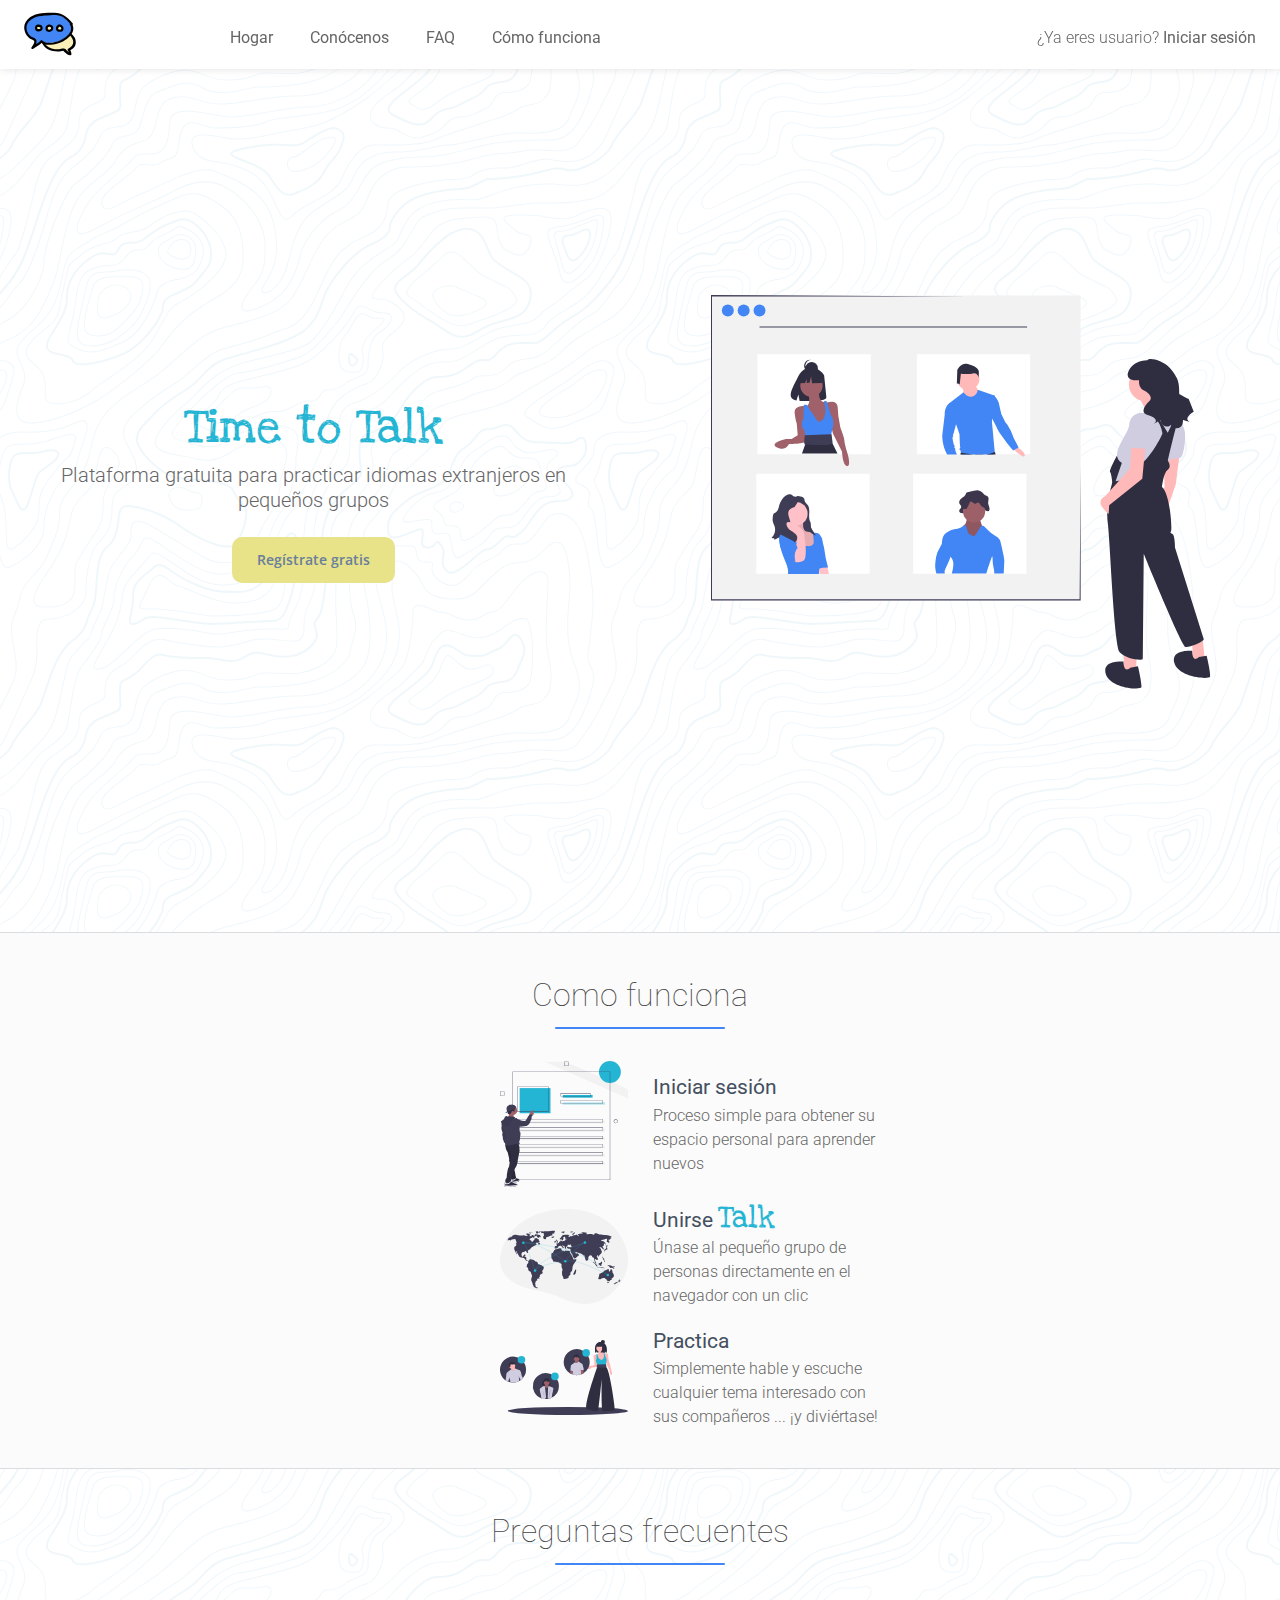
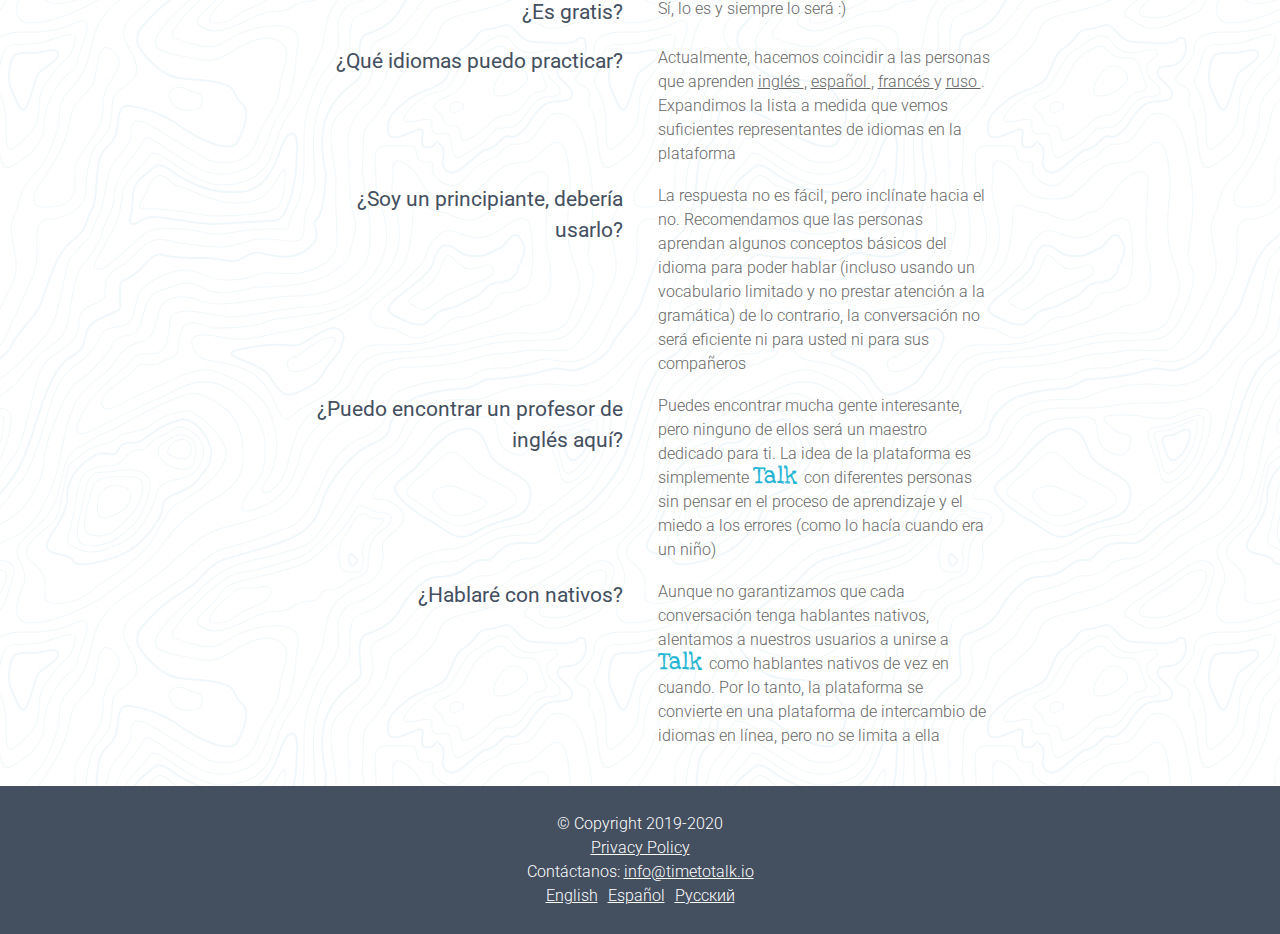
<file: es/index.html>
<!doctype html><html lang="en"><head><meta charset="utf-8"><title>Time to Talk</title><link rel="stylesheet" href="https://fonts.googleapis.com/css?family=Material+Icons|Love+Ya+Like+A+Sister|Open+Sans|Roboto:100,300,400,500,700,900&display=swap"><meta name="description" content="Time to Talk es una plataforma gratuita para practicar idiomas extranjeros en línea en pequeños grupos. Puedes imaginarlo como un intercambio de idiomas o un club de conversación. La idea es simple: solo hable y practique juegos o discuta algunos temas y no piense en el proceso de aprendizaje."><meta name="viewport" content="width=device-width,initial-scale=1"><link rel="shortcut icon" href="/images/favicons/favicon.ico"><link rel="icon" type="image/png" sizes="16x16" href="/images/favicons/favicon-16x16.png"><link rel="icon" type="image/png" sizes="32x32" href="/images/favicons/favicon-32x32.png"><link rel="icon" type="image/png" sizes="48x48" href="/images/favicons/favicon-48x48.png"><link rel="manifest" href="/images/favicons/manifest.json"><meta name="mobile-web-app-capable" content="yes"><meta name="theme-color" content="#fff"><meta name="application-name" content="Time to Talk"><link rel="apple-touch-icon" sizes="57x57" href="/images/favicons/apple-touch-icon-57x57.png"><link rel="apple-touch-icon" sizes="60x60" href="/images/favicons/apple-touch-icon-60x60.png"><link rel="apple-touch-icon" sizes="72x72" href="/images/favicons/apple-touch-icon-72x72.png"><link rel="apple-touch-icon" sizes="76x76" href="/images/favicons/apple-touch-icon-76x76.png"><link rel="apple-touch-icon" sizes="114x114" href="/images/favicons/apple-touch-icon-114x114.png"><link rel="apple-touch-icon" sizes="120x120" href="/images/favicons/apple-touch-icon-120x120.png"><link rel="apple-touch-icon" sizes="144x144" href="/images/favicons/apple-touch-icon-144x144.png"><link rel="apple-touch-icon" sizes="152x152" href="/images/favicons/apple-touch-icon-152x152.png"><link rel="apple-touch-icon" sizes="167x167" href="/images/favicons/apple-touch-icon-167x167.png"><link rel="apple-touch-icon" sizes="180x180" href="/images/favicons/apple-touch-icon-180x180.png"><link rel="apple-touch-icon" sizes="1024x1024" href="/images/favicons/apple-touch-icon-1024x1024.png"><meta name="apple-mobile-web-app-capable" content="yes"><meta name="apple-mobile-web-app-status-bar-style" content="black-translucent"><meta name="apple-mobile-web-app-title" content="Time to Talk"><link href="/style.28f6414ac7f8b9d37f45.css" rel="stylesheet"><script>(function(i,s,o,g,r,a,m){i['GoogleAnalyticsObject']=r;i[r]=i[r]||function(){(i[r].q=i[r].q||[]).push(arguments)},i[r].l=1*new Date();a=s.createElement(o),m=s.getElementsByTagName(o)[0];a.async=1;a.src=g;m.parentNode.insertBefore(a,m)})(window,document,'script','//www.google-analytics.com/analytics.js','ga');ga('create','UA-145373943-1','auto');ga('send','pageview');</script></head><body><nav><div class="nav" id="navBar"><div class="logo"><a href="/es/"><img src="/images/icon.42f1a2f6ec8f0690fcafc608ce7c3535.svg"></a></div><a class="menu home" href="/es/">Hogar</a> <a class="menu about" onclick="toggleNavBar()" href="/about/">Conócenos</a> <a class="menu hiw" onclick="toggleNavBar()" href="/es/#howItWorks">Cómo funciona</a> <a class="menu faq" onclick="toggleNavBar()" href="/es/#faq">FAQ</a> <span class="menu login">¿Ya eres usuario? <a onclick="toggleNavBar()" href="https://app.timetotalk.io">Iniciar sesión</a></span><div class="icon"><a href="javascript:void(0);" onclick="toggleNavBar()"><i class="material-icons">menu</i></a></div></div></nav><script>function toggleNavBar() {
    var x = document.getElementById('navBar');
    if (x.className === 'nav expanded') {
      x.className = 'nav';
    } else {
      x.className = 'nav expanded';
    }
  }</script><div class="main-container"><section class="main"><div class="text"><h1 class="brand">Time to Talk</h1><p>Plataforma gratuita para practicar idiomas extranjeros en pequeños grupos</p><a class="button" href="https://app.timetotalk.io/#/sign/up?lang=es">Regístrate gratis</a></div><div class="figure"><figure><svg xmlns="http://www.w3.org/2000/svg" xmlns:xlink="http://www.w3.org/1999/xlink" height="741.038" width="937.461" viewBox="0 0 937.461 741.038"><style><![CDATA[.B{opacity:1}.C{fill-rule:evenodd}.D{fill:#4285f4}.E{fill:#2f2e41}.F{fill:#3f3d56}.G{fill:#ffb9b9}.H{fill:#ffc1c7}]]></style><defs><path id="A" d="M773.22 668.338l.9 21.625v18.922h23.418v-40.546H773.22z" class="B C"/><path id="B" d="M902.017 648.515l.9 21.625v18.922h23.418l-4.503-44.15-19.815 3.604z" class="B C"/><path id="C" d="M878.6 298.015l-7.205 56.765-23.418 67.577-10.808-38.744 13.5-24.328-2.702-51.36 30.623-9.91z" class="B C"/><path id="D" d="M765.43 293.228s-19.815 35.14-17.113 38.744 4.503 23.427 4.503 23.427h7.5l12.315-30.635" class="B C"/><ellipse id="E" rx="31.524" ry="31.536" cx="815.101" cy="167.817" class="B"/><path id="F" d="M802.8 193.664s17.113 23.427 11.71 35.14 52.24-6.307 52.24-6.307-28.822-32.437-29.722-43.25" class="B C"/><path id="G" d="M866.758 298.183c-2.027 3.045-4.017 6.442-5.944 10.028-.9 1.703-1.8 3.45-2.684 5.217-10.466 21.102-18.392 46.024-18.392 46.024l-83.763-2.703 2.603-7.64 11.808-34.708c-20.716-12.614-.9-36.942 9.907-59.468 9.925-20.688 30.497-34.446 33.776-36.555.297-.18.45-.28.83-.342l42.116-7.09c4.757.8 9.314 2.514 13.42 5.046a27.11 27.11 0 0 1 8.475 8.488c3.287 5.226 4.828 11.515 5.107 18.246" class="B C"/><path id="H" d="M871.712 223.848s16.212 18.922 17.113 35.14-2.702 46.853-10.808 46.853-22.517 5.406-21.616 0" class="B C"/><path id="I" d="M856.4 258.087l-9.907 1.802c-3.36-26.914-22.796-37.753-32.424-41.5l.45-.28.378-.063 15.032-2.532" class="B C"/><path id="J" d="M923.95 645.53c-.9 5.406-27.02 15.317-34.226 14.416s-78.36-174.8-78.36-174.8l-1.8 197.325c-1.8 3.604-32.424 0-43.233-12.614s-18.014-209.94-22.517-243.277 9.007-76.587 9.007-76.587l5.755-.883 17.662-2.72s0-4.505 27.02-26.13 43.233-60.37 43.233-60.37l2.702-5.406 7.205 3.604c7.728-14.3 12.564-28.355 14.033-42.096a27.11 27.11 0 0 1 8.475 8.488c-.685 1.892-1.37 3.937-2.072 6.127-6.07 18.913-12.952 48.205-19.797 77.047l-.64 2.694c.652.983 1.23 2.013 1.73 3.082 1.82 3.847 3.747 10.39-1.73 14.038-8.106 5.406-10.808 32.437-10.808 32.437 15.312 13.515 18.914 77.488 17.113 81.994s-1.8 3.604 2.702 6.307 4.503 25.23 4.503 25.23" class="B C"/><path id="K" d="M786.147 698.7s-5.404 5.406-9.007 2.703-3.744-14.202-3.744-14.202-41.3-3.818-33.184 23.213 64.85 30.635 66.65 25.23-6.305-39.645-6.305-39.645" class="B C"/><path id="L" d="M914.944 678.867s-5.404 5.406-9.007 2.703-3.744-14.202-3.744-14.202-41.3-3.818-33.184 23.213 64.85 30.635 66.65 25.23-6.305-39.645-6.305-39.645" class="B C"/><path id="M" d="M788.85 277.9l-3.603 47.754-45.935 51.36s-15.312 7.208-6.305 19.823 12.6 13.515 12.6 13.515l.9-16.218 62.147-49.557 6.305-66.676" class="B C"/><path id="N" d="M817.67 258.087s3.603-40.546-14.41-36.942-18.914 20.724-18.914 20.724-8.106 41.447-.9 43.25 31.524 5.406 34.226 0" class="B C"/><path id="O" d="M895.693 194.98c-3.508-1.738-11.254-5.245-17.85-9.47.463-13.746-1.23-26.224-6.182-32.84-2.78-6.315-8.618-12.638-13.19-17.617-11.23-12.227-36.06-19.053-40.463-12.943-33.308.658-36.815 26.777-36.815 26.777.173 10.925 11.523 11.27 21.466 10.872-.9 7.458 1.482 15.208 8.353 18.645 13.14 6.572 17.08 15.116 10.51 21.03s-18.395 21.688-2.628 25.63 17.738 11.83 13.14 15.116 10.51-5.915 10.51-5.915 2.628 15.773 16.424 11.83a8.3 8.3 0 0 0 3.687-2.613c3.726 4.096 7.05 6.517 9.555 6.53 14.348.076 12.627-15.82 12.627-15.82s17.03 4.785 11.716 2.86-5.542-10.05 8.58-18.1" class="B C"/><path id="P" d="M.727 1.03H693V573H.727z" class="B"/><path id="Q" d="M693 573H0V0l481.488 2.73H1.883V570.27h689.234L693 321.53V573z" class="B C"/><ellipse id="R" rx="11.222" ry="11.227" cx="31.507" cy="29.064" class="B"/><ellipse id="S" rx="11.222" ry="11.227" cx="61.229" cy="29.064" class="B"/><ellipse id="T" rx="11.222" ry="11.227" cx="90.952" cy="29.064" class="B"/><path id="U" d="M90.97 59.005h501.68v1.802H90.97z" class="B"/><path id="V" d="M87 111h212.478v187.58H87z" class="B"/><path id="W" d="M212.097 150.393c-8.11-13.738-24.157-14.378-24.157-14.378s-15.636-2.004-25.667 18.918c-9.35 19.502-22.252 38.33-2.077 42.896l3.644-11.37 2.257 12.216c2.873.207 5.754.256 8.632.148 21.606-.7 42.182.205 41.52-7.567" class="B C"/><ellipse id="X" rx="20.942" ry="20.993" cx="188.333" cy="169.696" class="B"/><path id="Y" d="M180.99 182.146s9.52 22.265-3.173 26.718l12.692 41.986 21.577-1.272 5.71-13.995-1.27-20.993-1.904-13.995s-13.327 3.18-12.058-20.357" class="B C"/><path id="Z" d="M175.912 208.228s-20.942-1.908-19.038 13.36 3.808 18.448 3.808 18.448l1.904 22.9-11.423 6.998h-10.788s-33 7.634-16.5 15.904 22.21-6.36 22.21-6.36 30.46 0 32.365-5.09" class="B C"/><path id="a" d="M216.527 201.866s19.673-6.998 20.942 8.27l1.27 16.54 3.808 21.63s7.615 19.084 7.615 24.8 5.71 23.537 5.71 23.537 7.615 24.8-.635 24.174-9.52-26.718-9.52-26.718l-17.134-34.352-5.077-20.993" class="B C"/><path id="b" d="M179.085 205.683h-5.077l-.635 26.718s-8.25 11.45 1.904 21.63l2.538 16.54 46.326-1.908 3.173-17.176s6.346-13.995-2.538-26.718l-8.25-26.082h-4.442s10.29 38.028-11.423 38.805" class="B C"/><path id="c" d="M237.167 297.357h-66.6l5.98-17.24c-.01.03 1.543-5.157 1.543-5.157l.64-2.137 1.625-5.433 41.243-1.27 5.077 11.45c.342.102.666.256.962.456" class="B C"/><path id="d" d="M226.046 261.028l-50.134 1.908s-2.288 17.176 0 17.176c.635 0 52.672 4.453 52.038-3.18" class="B C"/><ellipse id="e" rx="11.602" ry="11.63" cx="188.68" cy="137.312" class="B"/><path id="f" d="M177.08 133.024c.001-5.95 4.48-10.94 10.38-11.565a11.69 11.69 0 0 0-1.221-.065 11.6 11.6 0 0 0-10.252 6.171c-2.015 3.8-1.773 8.404.63 11.97s6.574 5.5 10.843 5.055" class="B C"/><path id="g" d="M207.287 150.296l-15.852-8.324-21.893 3.405-4.53 20.054 11.275-.434 3.15-7.368v7.246l5.203-.2 3.02-11.73 1.887 12.486 18.495-.378-.755-14.756z" class="B C"/><path id="h" d="M386 111h212.48v187.582H386z" class="B"/><ellipse id="i" rx="21.116" ry="21.167" cx="482.186" cy="156.861" class="B"/><path id="j" d="M471.858 173.688s2.64 12.568 2.64 13.89 12.538 7.276 12.538 7.276l11.218-1.984 3.96-11.907s-6.6-9.922-6.6-13.89" class="B C"/><path id="k" d="M528.755 299.208l3.154-5.792-5.278-56.224.313-2.54 5.62-45.746-32.55-11.472c-.13 5.913-4.033 11.073-9.677 12.795-9.9 3.303-16.715-7.817-16.715-7.817l-27.503 21.046 19.8 57.547s.656 21.83 1.32 23.818c.656 1.98-.664 2.646-1.32 3.303-.664.665.656 2.646 1.32 2.646.328 0 .984 2.48 1.566 4.962l.768 3.475" class="B C"/><path id="l" d="M574.057 284.795S590 294.9 588.23 301.455s-20.076-11.305-20.076-11.9" class="B C"/><path id="m" d="M528.755 299.208h4.965l-1.484-5.463a8.76 8.76 0 0 1-.76.471c-1.946 1.106-7.754 3.88-18.72 4.992a110.85 110.85 0 0 1-20.577 0 179.71 179.71 0 0 1-22.634-3.475h-1.32l-.738 3.475" class="B C"/><path id="n" d="M461.795 140.427s6.704-14.56 19.554-11.2 20.113 8.4 20.67 13.44-.28 12.6-.28 12.6-1.397-10.36-10.336-8.12-22.906.56-22.906.56l-2.235 20.162s-2.514-3.64-5.308-1.4" class="B C"/><path id="o" d="M460.956 299.208h-18.16l-1.3-2.48c-7.918-13.893-7.918-33.078-7.918-33.078l4.615-39.027c-.656-13.893 7.918-21.165 7.918-21.165h9.9l7.262 24.476-8.58 32.413-1.32 1.98s1.32 1.988.656 2.646c-.656.665-1.32 3.31-1.32 3.31s1.983 13.228 3.966 14.55c1.976 1.323-.664 1.323-.664 1.988 0 .658 1.983 3.303 1.983 3.303v3.31" class="B C"/><path id="p" d="M521.2 186.918l10.038 1.785s5.905 5.95 8.267 13.1l4.724 21.42 7.676 15.47s8.857 8.925 15.352 29.155l9.448 17.85-10.038 5.95s-27.752-32.725-31.295-44.03l-15.352-29.75" class="B C"/><path id="q" d="M85 335h212.48v187.58H85z" class="B"/><path id="r" d="M170.51 378.12c1.728.63 3.174 1.853 4.077 3.452.693 1.437.67 3.118 1.143 4.646.998 3.217 4 5.323 5.867 8.137 2.53 3.802 2.827 8.646 2.652 13.21s-.762 9.217.38 13.65c.54 2.16 1.463 4.213 1.836 6.41.45 2.662.076 5.445.762 8.06.602 2.38 2.012 4.464 3.398 6.487l5.928 8.646c-2.653-.627-5.266-1.412-7.826-2.35.79 2.477 2.253 4.686 4.23 6.38l-4.282-5.17c-.87-1.198-1.953-2.23-3.193-3.042-1.57-.9-3.43-1.027-5.197-1.392-3.39-.684-6.79-2.418-8.45-5.468-2.217-4.06-.762-9.163-2.035-13.62-.907-3.255-3.147-5.94-4.686-8.935-3.498-6.79-3.284-14.798-4.38-22.357-.472-3.21-1.19-6.395-1.204-9.642 0-2.395.236-6.943 2.75-8.167" class="B C"/><path id="s" d="M173.124 432.515c.358 3.97 1.19 8.654 4.816 10.32 2.05.943 4.435.593 6.66.958 4.2.677 7.62 3.9 9.6 7.68s2.614 8.068 3.048 12.296c.57 5.285.762 11.026-2.156 15.483-2.355 3.612-6.424 5.8-10.592 6.928-8.493 2.21-17.53.537-24.666-4.563-3.452-2.502-6.302-5.726-9.075-8.95-6.043-7.02-12.123-14.715-13.365-23.886-.145-1.042-.13-2.28.762-2.92a3.2 3.2 0 0 1 1.943-.388l5.79.106c1.47 0 3.132 0 4.13-1.103s.937-2.487.9-3.802l-.442-16.768c-.09-.593.047-1.197.38-1.696.37-.332.838-.533 1.333-.57 3.193-.54 6.53 0 9.654-.867 2.972-.814 7.62-4.22 9.822-.722" class="B C"/><ellipse id="t" rx="22.136" ry="22.091" cx="159.036" cy="410.015" class="B"/><path id="u" d="M207.8 503.936a20.56 20.56 0 0 1-.632 2.669 62.62 62.62 0 0 1-2.438 6l-.96 2.464-.58 1.992-.503 2.373-.48 3.566H144.45c.248-2.917.138-5.854-.328-8.745a57.44 57.44 0 0 0-3.566-11.597c-3.68-9.414-7.795-19.01-10.058-28.866a57.18 57.18 0 0 1-1.402-19.498l.152-1.156c.136-.987.322-1.967.556-2.935a16.16 16.16 0 0 1 3.68-7.437c2.59-2.783 6.972-4.16 10.333-2.38 2.027 1.072 3.284 2.973 4.3 5.08.64 1.338 1.18 2.753 1.745 4.1a41.82 41.82 0 0 0 8.748 13.042c.71.76 1.455 1.437 2.225 2.106s1.44 1.232 2.195 1.8c2.446 1.878 5.395 4.258 8.588 4.342 1.852.053 3.74 0 5.654 0 1.676 0 3.368-.068 5.037 0 3.574.068 7.62-.943 9.35-4.068 1.18-2.137.983-4.745.762-7.18l-.533-6.007-.38-4.114-.2-1.992-.137-1.475s.952-.106 1.92-.183c2.888-.228 5.837-.175 8.32 1.232 2.362 1.33 3.8 3.62 4.74 6.213.618 1.848 1.017 3.762 1.19 5.703.853 8.63-.526 17.338-.053 25.992" class="B C"/><path id="v" d="M221 523h-17.472l-.328-5.94-.13-4.114s-.114-5.536.09-11.042c3.44 1.94 7.292 3.037 11.24 3.2 1.598 1.784 2.885 3.822 3.8 6.03.518 1.214.954 2.46 1.303 3.734.005.017.005.036 0 .053" class="B C"/><path id="w" d="M219.468 511.114a81.46 81.46 0 0 0-19.583 2.586c-.846-4.167-.434-8.47 0-12.7l2.827-29.057c.206-2.152-.2-21.908 3.985-18.418 1.524 1.285 3.475 12.836 3.955 14.692.724 2.806 1.295 5.642 1.806 8.487 1.044 5.84 1.753 11.726 2.766 17.574" class="B C"/><path id="x" d="M166.975 381.246c.03-.69-.127-1.377-.457-1.985a3.31 3.31 0 0 0-2.37-1.247c-3.193-.494-6.698.76-9.586-.67-1.524-.76-2.675-2.28-4.2-3.125-3.597-2.03-8.138 0-11.323 2.63-5.07 4.202-8.768 9.822-10.614 16.137-1.417 4.882-1.99 10.593-6.043 13.688-1.676 1.278-3.8 1.985-5.067 3.688-.945 1.308-1.166 2.99-1.34 4.563-.42 3.71-.762 7.513.206 11.118.762 2.684 2.172 5.118 3.048 7.757 2.463 7.627.27 15.986-5.623 21.43a6.7 6.7 0 0 0 4.953.859 4.23 4.23 0 0 1-.716 2.182c5.182-.167 9.685-5.2 14.752-4.1 3.87.836 6.027 4.82 8.915 7.528 3.718 3.5 9.494 4.95 14.165 2.882s7.506-7.954 5.524-12.654c-2.286-5.323-9.212-7.46-11.628-12.745-1.867-4.1-.48-8.874-.884-13.353-.343-3.848-2.004-7.43-3.048-11.148s-1.372-7.97.762-11.21c2.24-3.437 6.53-4.776 10.432-6.084" class="B C"/><path id="y" d="M161.535 460.667c.632-3.042 1.257-6.365.145-9.308-2.073-5.5-8.847-7.2-13.533-10.737-2.715-2.057-4.8-4.83-6.02-8.007-.853-2.228-.968-5.323 1.128-6.45a5.09 5.09 0 0 1 2.614-.456c7.3.167 14 4.13 19.59 8.814 3.254 2.73 6.347 5.855 7.97 9.772 1.15 2.776 1.524 5.802 1.852 8.783l1.143 9.886c.755 5.667 1.195 11.372 1.318 17.087.008 3.277-.198 6.552-.617 9.802-.3 2.28-.762 4.684-2.08 6.578-2.53 3.52-7.39 4.312-11.735 4.433a20.31 20.31 0 0 1-4.9-.312c-7.216-1.567-12.687-11.65-7.23-17.878 2.286-2.646 5.806-2.715 7.125-6.342" class="B C"/><path id="z" d="M155.675 462.4l5.692 9.285a4.24 4.24 0 0 1 .693 1.605c.16 1.21-.762 2.28-1.463 3.262-4.907 6.692-3.658 15.893-2.18 24.053-15.98-5.057-27.658-18.782-30.068-35.338-.716-4.86-1.874-12.86 2.446-16.023" class="B C"/><path id="AA" d="M184.6 443.792c-2.225-.365-4.572 0-6.66-.958-3.627-1.665-4.458-6.35-4.816-10.32 0-.365-.053-.76-.07-1.194 1.3-1.336 2.708-2.56 4.214-3.658a20.73 20.73 0 0 1 4.305-1.894l4.023-1.414c.37 1.067.66 2.16.87 3.27.45 2.662.076 5.445.762 8.06.602 2.38 2.012 4.464 3.398 6.487l5.928 8.646c-1.074-.25-2.14-.54-3.2-.844" class="B C"/><path id="AB" d="M379 335h212.48v187.58H379z" class="B"/><path id="AC" d="M483.63 388.55c4.48-1.097 7.96 6.357 12.47 5.472 2.478-.484 4.39-3.436 6.898-3.217 2.854.25 4.074 4.17 5.535 7.04 2.538 4.965 7.667 7.97 12.607 7.372 1.55-2.06 1.258-5.222.467-7.795s-1.996-5.07-2.026-7.81c-.038-3.625 1.943-7.636.15-10.596-1.378-2.27-4.195-2.452-6.266-3.852-1.62-1.1-2.756-2.914-4.112-4.405-2.176-2.438-5.15-4.01-8.382-4.427-2.666-.303-5.347.272-7.983.848l-12.32 2.68a3.42 3.42 0 0 0-1.92.885c-.502.767-.84 1.63-.994 2.535-1.167 3.845-4.827 5.646-7.817 7.78s-5.83 6.357-4.18 9.952c.934 2.036 3.133 3.292 3.366 5.578.203 2.043-1.265 3.716-2.463 5.23-5.083 6.403 6.31 9.733 9.037 5.39" class="B C"/><path id="AD" d="M477.115 428.82c-1.07 1.4-2.463 2.566-3.32 4.1-1.078 2.21-1.256 4.753-.497 7.092.773 2.306 1.855 4.496 3.216 6.51 1.56 2.75 3.458 5.293 5.648 7.568a13.72 13.72 0 0 0 8.284 4.132c3.35.25 6.6-1.143 9.625-2.604a10.54 10.54 0 0 0 3.472-2.271 10.83 10.83 0 0 0 1.687-3.08l2.613-6.29c.735-1.527 1.242-3.154 1.506-4.83.27-2.61-.633-5.192-1.506-7.667l-4.782-13.222a4.47 4.47 0 0 0-1.145-2.006c-.524-.382-1.126-.64-1.762-.757a50.92 50.92 0 0 0-9.241-1.514c-2.32-.16-7.584-.984-9.6.333-1.86 1.22-1.084 4.322-1.303 6.327" class="B C"/><ellipse id="AE" rx="20.861" ry="20.964" cx="493.255" cy="405.42" class="B"/><path id="AF" d="M539 457.096c-.008-.28-2.16 11.353-4.443 16.65s-5.18 10.528-7.41 15.97l-.527 1.332s-5.754 14.94-10.182 30.342l-.218.757h-64.69c2.952-11.353 5.483-22.705-1.597-30.538a16.15 16.15 0 0 1-.648-.757c-4.632-5.608-6.7-13.26-12.215-18.028-1.265-1.097-2.734-2.066-3.517-3.557a6.49 6.49 0 0 1-.663-2.952 20.14 20.14 0 0 1 .166-2.694c.542-4.92 1.243-10.08 4.195-14.047a20.69 20.69 0 0 1 4.782-4.465 38.07 38.07 0 0 1 13.337-5.987c5.392-1.24 11.342-1.423 15.74-4.806.925-.857 1.934-1.618 3.314-2.4a3.12 3.12 0 0 1 3.246.348c.57.637.946 1.425 1.084 2.27l2.402 8.8a9.02 9.02 0 0 0 1.815 3.966c2.13 2.225 6.206 1.96 7.862 4.54.994 1.567 3.607-.257 4.745-1.7 2.758-3.5 5.143-7.3 7.117-11.307a18.18 18.18 0 0 1 2.636-4.412 5.96 5.96 0 0 1 2.907-1.771c.548-.136 1.118-.15 1.672-.045 1.627.333 2.817 1.68 3.924 2.92 6.624 7.435 14.45 13.692 23.15 18.505a3.84 3.84 0 0 1 1.694 1.408" class="B C"/><path id="AG" d="M485.88 387.482c3.487-.757 6.2 4.276 9.7 3.678 1.928-.318 3.42-2.27 5.362-2.157 2.222.167 3.17 2.8 4.308 4.723a10.4 10.4 0 0 0 9.79 4.957c1.205-1.385.98-3.504.36-5.237s-1.56-3.413-1.582-5.245c0-2.445 1.506-5.14.12-7.13-1.07-1.514-3.26-1.65-4.873-2.588-1.258-.757-2.14-1.96-3.2-2.96-1.787-1.684-4.076-2.73-6.514-2.974a22.05 22.05 0 0 0-6.206.568l-9.58 1.8c-.548.046-1.072.25-1.506.6a4.18 4.18 0 0 0-.753 1.703c-.91 2.588-3.765 3.784-6.078 5.23s-4.52 4.276-3.253 6.7c.753 1.37 2.433 2.2 2.613 3.784.166 1.37-.98 2.498-1.913 3.512-3.946 4.3 4.9 6.54 7.04 3.618" class="B C"/><path id="AH" d="M548.78 522.146h-17.615c.286-7.25-2.65-14.614-3.012-22.01-.136-2.778.098-5.6-.46-8.325a18.31 18.31 0 0 0-.565-2.096c-.444-1.4-.987-2.778-1.408-4.185-1.4-4.7-1.348-9.695-1.28-14.6l.256-16.227c0-1.408-.414-3.48.86-4.072 2.87-1.332 5.852 1.31 8.487 3.027 1.582 1.06 3.39 1.892 4.925 3.027.915.634 1.71 1.428 2.342 2.346.742 1.263 1.27 2.642 1.56 4.08 0 0 3.2 12.283 5.573 24.77a80.78 80.78 0 0 1 1.506 10.974" class="B C"/><path id="AI" d="M439.37 513.715c-.753 1.847-1.566 3.784-1.453 5.797a9.05 9.05 0 0 0 .602 2.634H422.56c-.8-2.728-1.405-5.5-1.807-8.325-.753-5.48-.34-11.057.37-16.552.475-4.267 1.402-8.47 2.764-12.54 1.853-5.215 4.782-9.937 7.275-14.842.587-1.143 1.122-2.43 1.747-3.565 1.34-2.5 3.073-4.322 6.522-2.65 8.578 4.155 12.26 18.71 9.873 27.254.004-.046-1.53 4.245-2.545 6.26" class="B C"/></defs><g class="G"><use xlink:href="#A"/><use xlink:href="#B"/><use xlink:href="#C"/></g><use xlink:href="#D" class="E"/><g class="G"><use xlink:href="#E"/><use xlink:href="#F"/></g><g fill="#d0cde1"><use xlink:href="#G"/><use xlink:href="#H"/></g><g class="E"><use xlink:href="#I"/><use xlink:href="#J"/><use xlink:href="#K"/><use xlink:href="#L"/></g><use xlink:href="#M" class="G"/><use xlink:href="#N" fill="#d0cde1"/><use xlink:href="#O" class="E"/><use xlink:href="#P" fill="#f2f2f2"/><use xlink:href="#Q" class="F"/><g class="D"><use xlink:href="#R"/><use xlink:href="#S"/><use xlink:href="#T"/></g><use xlink:href="#U" class="F"/><use xlink:href="#V" fill="#fff"/><use xlink:href="#W" class="E"/><g fill="#a0616a"><use xlink:href="#X"/><use xlink:href="#Y"/><use xlink:href="#Z"/><use xlink:href="#a"/></g><use xlink:href="#b" class="D"/><use xlink:href="#c" class="E"/><use xlink:href="#d" class="F"/><g class="E"><use xlink:href="#e"/><use xlink:href="#f"/><use xlink:href="#g"/></g><use xlink:href="#h" fill="#fff"/><g class="G"><use xlink:href="#i"/><use xlink:href="#j"/></g><use xlink:href="#k" class="D"/><use xlink:href="#l" class="G"/><g class="E"><use xlink:href="#m"/><use xlink:href="#n"/></g><g class="D"><use xlink:href="#o"/><use xlink:href="#p"/></g><use xlink:href="#q" fill="#fff"/><use xlink:href="#r" class="F"/><use xlink:href="#s" class="H"/><use xlink:href="#t" opacity=".1" href="#s"/><use xlink:href="#t" class="H"/><use xlink:href="#u" class="D"/><use xlink:href="#v" class="H"/><use xlink:href="#w" class="D"/><use xlink:href="#x" class="F"/><use xlink:href="#y" class="H"/><use xlink:href="#z" class="D"/><use xlink:href="#AA" class="F"/><use xlink:href="#AB" fill="#fff"/><use xlink:href="#AC" fill="#3c354c"/><use xlink:href="#AD" fill="#a0616a"/><use xlink:href="#AF" opacity=".1" href="#AD"/><use xlink:href="#AE" fill="#9d6069"/><use xlink:href="#AF" class="D"/><use xlink:href="#AG" fill="#3c354c"/><g class="D"><use xlink:href="#AH"/><use xlink:href="#AI"/></g></svg></figure></div></section><section id="howItWorks" class="how-it-works"><h2>Como funciona</h2><div class="divider"></div><div class="articles"><article><img src="/images/login-min.619c2dcc4347f656c1c942617cea2a65.svg"><div><h3>Iniciar sesión</h3><p>Proceso simple para obtener su espacio personal para aprender nuevos</p></div></article><article><img src="/images/connected-world-min.39de35965b8b35ac7bfd06b6d4e44efb.svg"><div><h3><span>Unirse</span> <span class="brand">Talk</span></h3><p>Únase al pequeño grupo de personas directamente en el navegador con un clic</p></div></article><article><img src="/images/practice-min.3aa4809bae76aa4db1f37fbf333335d1.svg"><div><h3>Practica</h3><p>Simplemente hable y escuche cualquier tema interesado con sus compañeros ... ¡y diviértase!</p></div></article></div></section><section id="faq" class="faq"><h2>Preguntas frecuentes</h2><div class="divider"></div><div class="articles"><article><h3>¿Es gratis?</h3><p>Sí, lo es y siempre lo será :)</p></article><article><h3>¿Qué idiomas puedo practicar?</h3><p>Actualmente, hacemos coincidir a las personas que aprenden <u> inglés </u>, <u> español </u>, <u> francés </u> y <u> ruso </u>. Expandimos la lista a medida que vemos suficientes representantes de idiomas en la plataforma</p></article><article><h3>¿Soy un principiante, debería usarlo?</h3><p>La respuesta no es fácil, pero inclínate hacia el no. Recomendamos que las personas aprendan algunos conceptos básicos del idioma para poder hablar (incluso usando un vocabulario limitado y no prestar atención a la gramática) de lo contrario, la conversación no será eficiente ni para usted ni para sus compañeros</p></article><article><h3>¿Puedo encontrar un profesor de inglés aquí?</h3><p>Puedes encontrar mucha gente interesante, pero ninguno de ellos será un maestro dedicado para ti. La idea de la plataforma es simplemente <span class = "brand"> Talk </span> con diferentes personas sin pensar en el proceso de aprendizaje y el miedo a los errores (como lo hacía cuando era un niño)</p></article><article><h3>¿Hablaré con nativos?</h3><p>Aunque no garantizamos que cada conversación tenga hablantes nativos, alentamos a nuestros usuarios a unirse a <span class = "brand"> Talk </span> como hablantes nativos de vez en cuando. Por lo tanto, la plataforma se convierte en una plataforma de intercambio de idiomas en línea, pero no se limita a ella</p></article></div></section></div><footer><div>&copy; Copyright 2019-2020</div><a href="/policy/">Privacy Policy</a> <span>Contáctanos: <a href="mailto:info@timetotalk.io?subject=Question%20for%20Time%20to%20Talk">info@timetotalk.io</a></span><div class="languages"><a href="/">English</a><a href="/es/">Español</a><a href="/ru/">Русский</a></div></footer><script src="/main.8f2049385e9d44559b62.js"></script></body></html>
</file>
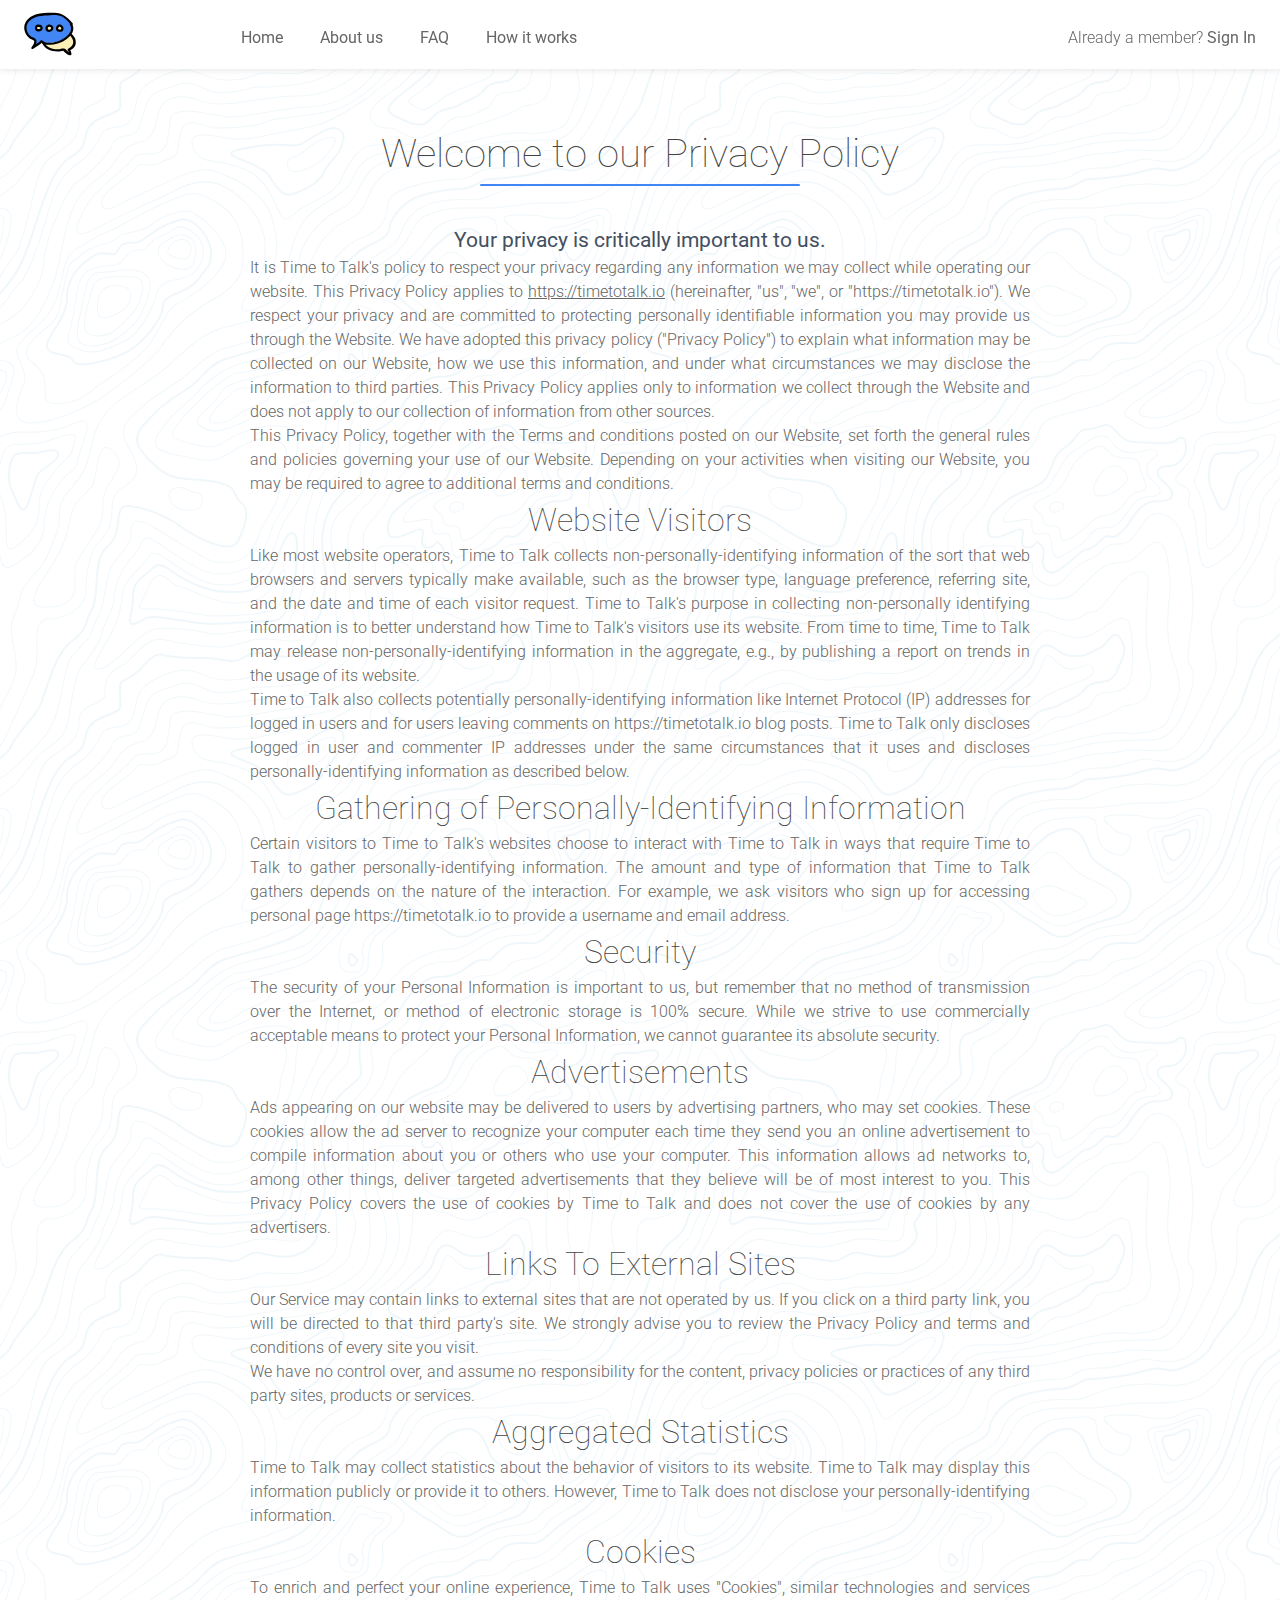
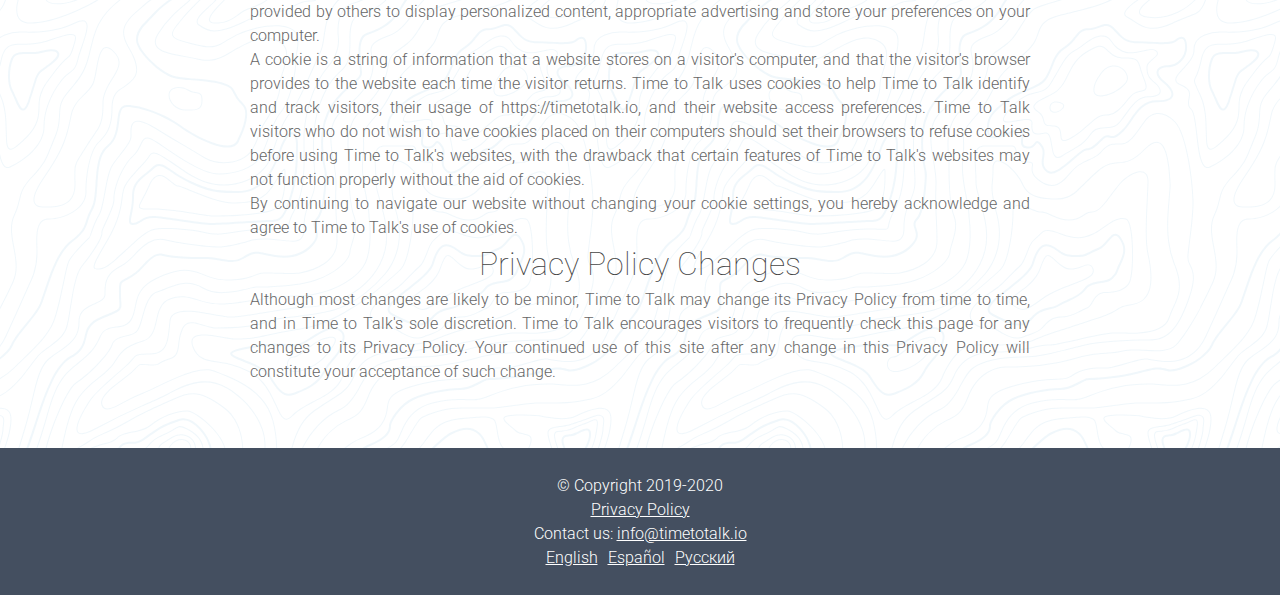
<file: policy/index.html>
<!doctype html><html lang="en"><head><meta charset="utf-8"><title>Time to Talk - Privacy Policy</title><link rel="stylesheet" href="https://fonts.googleapis.com/css?family=Material+Icons|Love+Ya+Like+A+Sister|Open+Sans|Roboto:100,300,400,500,700,900&display=swap"><meta name="description" content="Privacy Policy of Time to Talk platform"><meta name="viewport" content="width=device-width,initial-scale=1"><link rel="shortcut icon" href="/images/favicons/favicon.ico"><link rel="icon" type="image/png" sizes="16x16" href="/images/favicons/favicon-16x16.png"><link rel="icon" type="image/png" sizes="32x32" href="/images/favicons/favicon-32x32.png"><link rel="icon" type="image/png" sizes="48x48" href="/images/favicons/favicon-48x48.png"><link rel="manifest" href="/images/favicons/manifest.json"><meta name="mobile-web-app-capable" content="yes"><meta name="theme-color" content="#fff"><meta name="application-name" content="Time to Talk"><link rel="apple-touch-icon" sizes="57x57" href="/images/favicons/apple-touch-icon-57x57.png"><link rel="apple-touch-icon" sizes="60x60" href="/images/favicons/apple-touch-icon-60x60.png"><link rel="apple-touch-icon" sizes="72x72" href="/images/favicons/apple-touch-icon-72x72.png"><link rel="apple-touch-icon" sizes="76x76" href="/images/favicons/apple-touch-icon-76x76.png"><link rel="apple-touch-icon" sizes="114x114" href="/images/favicons/apple-touch-icon-114x114.png"><link rel="apple-touch-icon" sizes="120x120" href="/images/favicons/apple-touch-icon-120x120.png"><link rel="apple-touch-icon" sizes="144x144" href="/images/favicons/apple-touch-icon-144x144.png"><link rel="apple-touch-icon" sizes="152x152" href="/images/favicons/apple-touch-icon-152x152.png"><link rel="apple-touch-icon" sizes="167x167" href="/images/favicons/apple-touch-icon-167x167.png"><link rel="apple-touch-icon" sizes="180x180" href="/images/favicons/apple-touch-icon-180x180.png"><link rel="apple-touch-icon" sizes="1024x1024" href="/images/favicons/apple-touch-icon-1024x1024.png"><meta name="apple-mobile-web-app-capable" content="yes"><meta name="apple-mobile-web-app-status-bar-style" content="black-translucent"><meta name="apple-mobile-web-app-title" content="Time to Talk"><link href="/style.28f6414ac7f8b9d37f45.css" rel="stylesheet"><script>(function(i,s,o,g,r,a,m){i['GoogleAnalyticsObject']=r;i[r]=i[r]||function(){(i[r].q=i[r].q||[]).push(arguments)},i[r].l=1*new Date();a=s.createElement(o),m=s.getElementsByTagName(o)[0];a.async=1;a.src=g;m.parentNode.insertBefore(a,m)})(window,document,'script','//www.google-analytics.com/analytics.js','ga');ga('create','UA-145373943-1','auto');ga('send','pageview');</script></head><body><nav><div class="nav" id="navBar"><div class="logo"><a href="/"><img src="/images/icon.42f1a2f6ec8f0690fcafc608ce7c3535.svg"></a></div><a class="menu home" href="/">Home</a> <a class="menu about" onclick="toggleNavBar()" href="/about/">About us</a> <a class="menu hiw" onclick="toggleNavBar()" href="/#howItWorks">How it works</a> <a class="menu faq" onclick="toggleNavBar()" href="/#faq">FAQ</a> <span class="menu login">Already a member? <a onclick="toggleNavBar()" href="https://app.timetotalk.io">Sign In</a></span><div class="icon"><a href="javascript:void(0);" onclick="toggleNavBar()"><i class="material-icons">menu</i></a></div></div></nav><script>function toggleNavBar() {
    var x = document.getElementById('navBar');
    if (x.className === 'nav expanded') {
      x.className = 'nav';
    } else {
      x.className = 'nav expanded';
    }
  }</script><div class="policy-container"><div class="policy"><h1>Welcome to our Privacy Policy</h1><div class="divider"></div><h3>Your privacy is critically important to us.</h3><p>It is Time to Talk's policy to respect your privacy regarding any information we may collect while operating our website. This Privacy Policy applies to <a href="https://timetotalk.io">https://timetotalk.io</a> (hereinafter, "us", "we", or "https://timetotalk.io"). We respect your privacy and are committed to protecting personally identifiable information you may provide us through the Website. We have adopted this privacy policy ("Privacy Policy") to explain what information may be collected on our Website, how we use this information, and under what circumstances we may disclose the information to third parties. This Privacy Policy applies only to information we collect through the Website and does not apply to our collection of information from other sources.</p><p>This Privacy Policy, together with the Terms and conditions posted on our Website, set forth the general rules and policies governing your use of our Website. Depending on your activities when visiting our Website, you may be required to agree to additional terms and conditions.</p><h2>Website Visitors</h2><p>Like most website operators, Time to Talk collects non-personally-identifying information of the sort that web browsers and servers typically make available, such as the browser type, language preference, referring site, and the date and time of each visitor request. Time to Talk's purpose in collecting non-personally identifying information is to better understand how Time to Talk's visitors use its website. From time to time, Time to Talk may release non-personally-identifying information in the aggregate, e.g., by publishing a report on trends in the usage of its website.</p><p>Time to Talk also collects potentially personally-identifying information like Internet Protocol (IP) addresses for logged in users and for users leaving comments on https://timetotalk.io blog posts. Time to Talk only discloses logged in user and commenter IP addresses under the same circumstances that it uses and discloses personally-identifying information as described below.</p><h2>Gathering of Personally-Identifying Information</h2><p>Certain visitors to Time to Talk's websites choose to interact with Time to Talk in ways that require Time to Talk to gather personally-identifying information. The amount and type of information that Time to Talk gathers depends on the nature of the interaction. For example, we ask visitors who sign up for accessing personal page https://timetotalk.io to provide a username and email address.</p><h2>Security</h2><p>The security of your Personal Information is important to us, but remember that no method of transmission over the Internet, or method of electronic storage is 100% secure. While we strive to use commercially acceptable means to protect your Personal Information, we cannot guarantee its absolute security.</p><h2>Advertisements</h2><p>Ads appearing on our website may be delivered to users by advertising partners, who may set cookies. These cookies allow the ad server to recognize your computer each time they send you an online advertisement to compile information about you or others who use your computer. This information allows ad networks to, among other things, deliver targeted advertisements that they believe will be of most interest to you. This Privacy Policy covers the use of cookies by Time to Talk and does not cover the use of cookies by any advertisers.</p><h2>Links To External Sites</h2><p>Our Service may contain links to external sites that are not operated by us. If you click on a third party link, you will be directed to that third party's site. We strongly advise you to review the Privacy Policy and terms and conditions of every site you visit.</p><p>We have no control over, and assume no responsibility for the content, privacy policies or practices of any third party sites, products or services.</p><h2>Aggregated Statistics</h2><p>Time to Talk may collect statistics about the behavior of visitors to its website. Time to Talk may display this information publicly or provide it to others. However, Time to Talk does not disclose your personally-identifying information.</p><h2>Cookies</h2><p>To enrich and perfect your online experience, Time to Talk uses "Cookies", similar technologies and services provided by others to display personalized content, appropriate advertising and store your preferences on your computer.</p><p>A cookie is a string of information that a website stores on a visitor's computer, and that the visitor's browser provides to the website each time the visitor returns. Time to Talk uses cookies to help Time to Talk identify and track visitors, their usage of https://timetotalk.io, and their website access preferences. Time to Talk visitors who do not wish to have cookies placed on their computers should set their browsers to refuse cookies before using Time to Talk's websites, with the drawback that certain features of Time to Talk's websites may not function properly without the aid of cookies.</p><p>By continuing to navigate our website without changing your cookie settings, you hereby acknowledge and agree to Time to Talk's use of cookies.</p><h2>Privacy Policy Changes</h2><p>Although most changes are likely to be minor, Time to Talk may change its Privacy Policy from time to time, and in Time to Talk's sole discretion. Time to Talk encourages visitors to frequently check this page for any changes to its Privacy Policy. Your continued use of this site after any change in this Privacy Policy will constitute your acceptance of such change.</p></div></div><footer><div>&copy; Copyright 2019-2020</div><a href="/policy/">Privacy Policy</a> <span>Contact us: <a href="mailto:info@timetotalk.io?subject=Question%20for%20Time%20to%20Talk">info@timetotalk.io</a></span><div class="languages"><a href="/">English</a><a href="/es/">Español</a><a href="/ru/">Русский</a></div></footer><script src="/main.8f2049385e9d44559b62.js"></script></body></html>
</file>
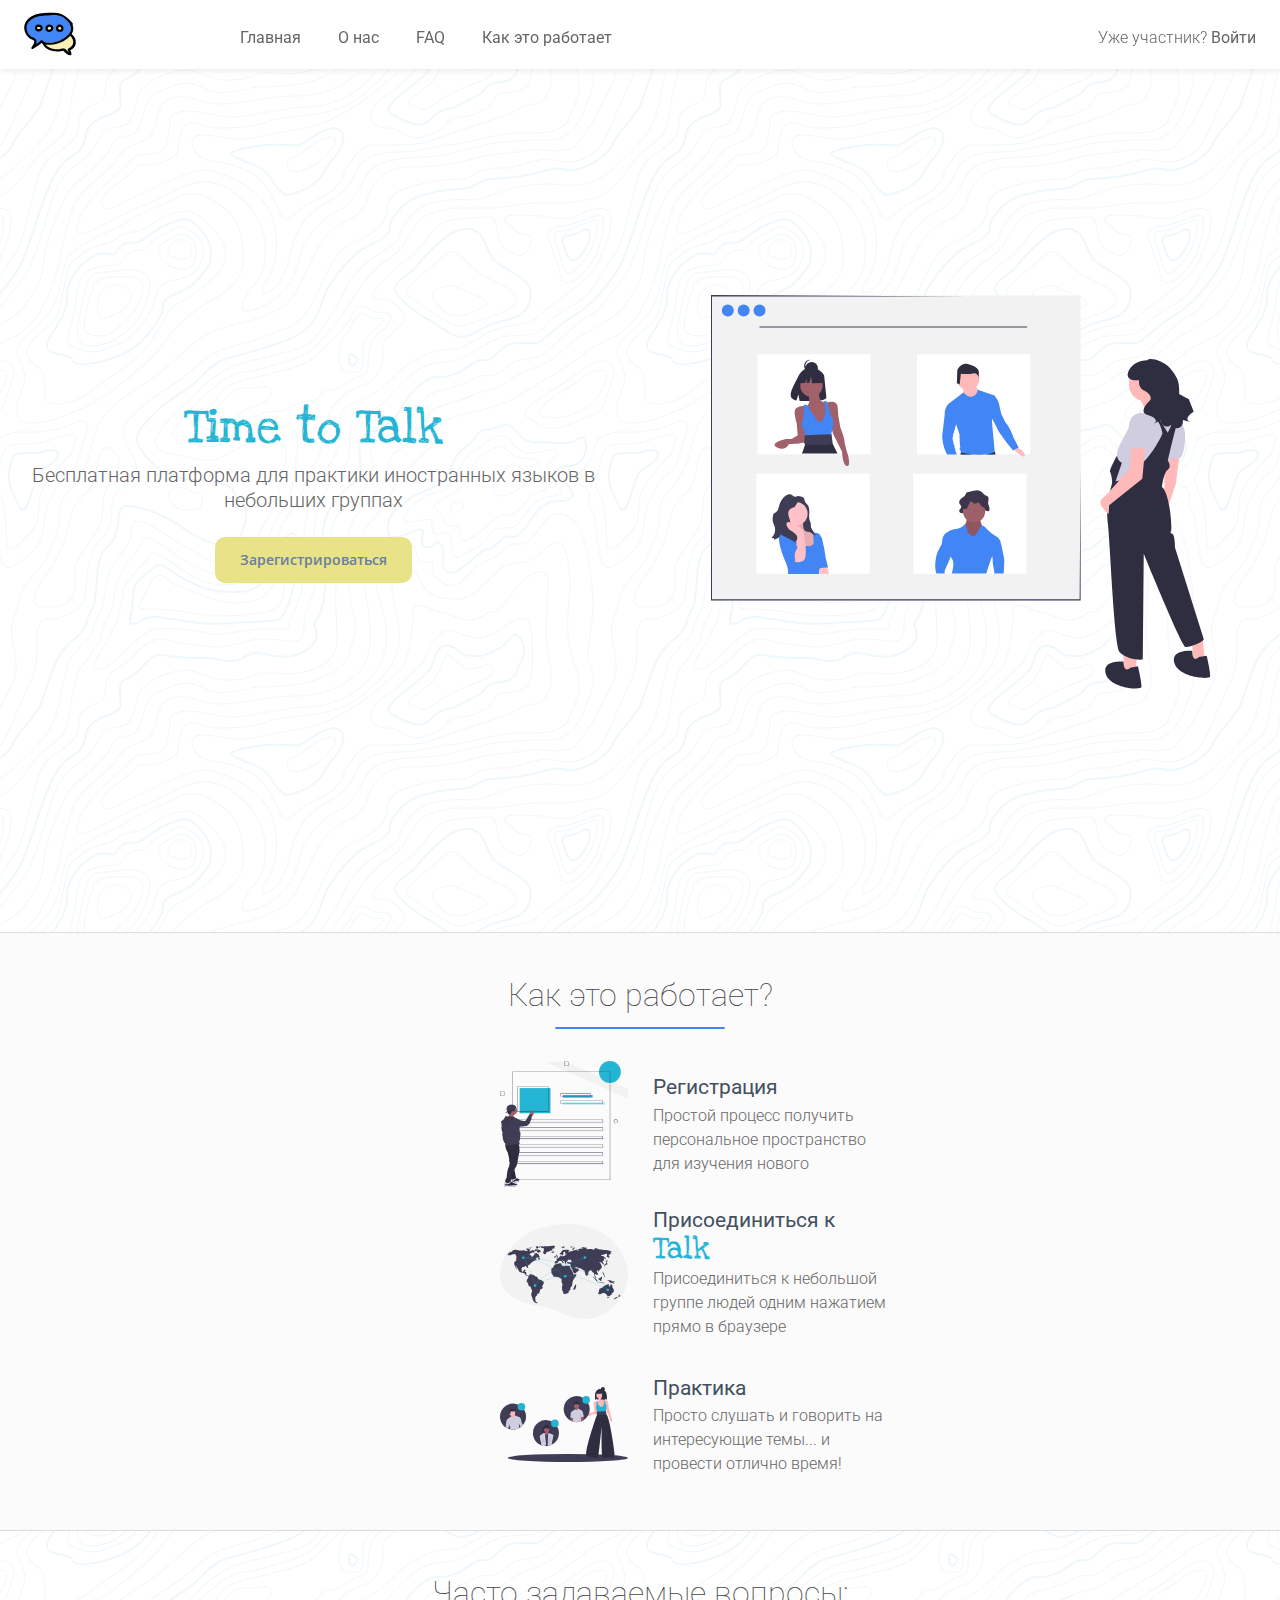
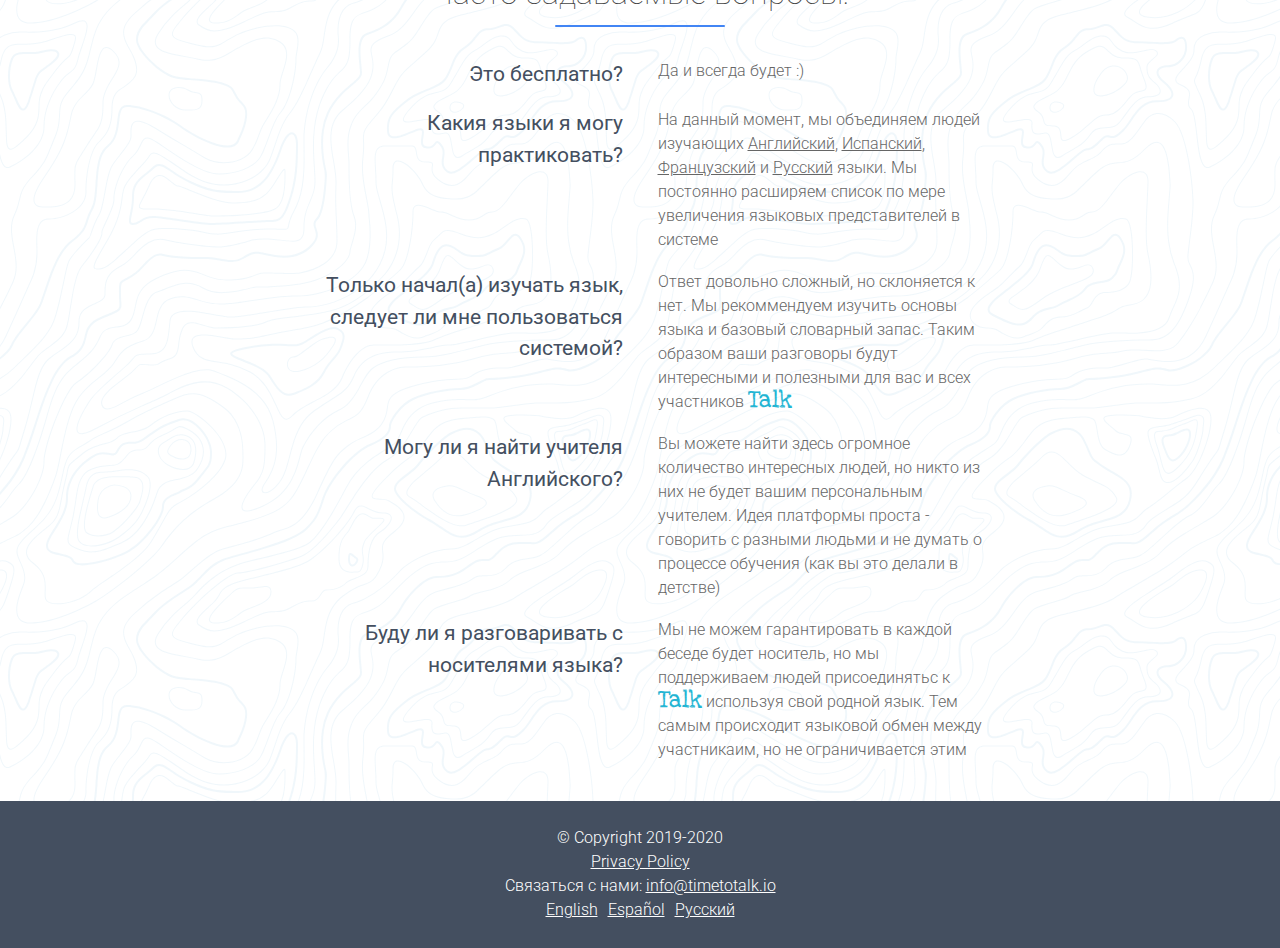
<file: ru/index.html>
<!doctype html><html lang="en"><head><meta charset="utf-8"><title>Time to Talk</title><link rel="stylesheet" href="https://fonts.googleapis.com/css?family=Material+Icons|Love+Ya+Like+A+Sister|Open+Sans|Roboto:100,300,400,500,700,900&display=swap"><meta name="description" content="Time to Talk это бесплатная платформа для практики иностранных языков в маленьких группах. Вы можете представить это как языковой клуб или сообщество людей практикующих язык вместе. Идея проста - обсуждать интересующие темы и не думать про обучающий процесс"><meta name="viewport" content="width=device-width,initial-scale=1"><link rel="shortcut icon" href="/images/favicons/favicon.ico"><link rel="icon" type="image/png" sizes="16x16" href="/images/favicons/favicon-16x16.png"><link rel="icon" type="image/png" sizes="32x32" href="/images/favicons/favicon-32x32.png"><link rel="icon" type="image/png" sizes="48x48" href="/images/favicons/favicon-48x48.png"><link rel="manifest" href="/images/favicons/manifest.json"><meta name="mobile-web-app-capable" content="yes"><meta name="theme-color" content="#fff"><meta name="application-name" content="Time to Talk"><link rel="apple-touch-icon" sizes="57x57" href="/images/favicons/apple-touch-icon-57x57.png"><link rel="apple-touch-icon" sizes="60x60" href="/images/favicons/apple-touch-icon-60x60.png"><link rel="apple-touch-icon" sizes="72x72" href="/images/favicons/apple-touch-icon-72x72.png"><link rel="apple-touch-icon" sizes="76x76" href="/images/favicons/apple-touch-icon-76x76.png"><link rel="apple-touch-icon" sizes="114x114" href="/images/favicons/apple-touch-icon-114x114.png"><link rel="apple-touch-icon" sizes="120x120" href="/images/favicons/apple-touch-icon-120x120.png"><link rel="apple-touch-icon" sizes="144x144" href="/images/favicons/apple-touch-icon-144x144.png"><link rel="apple-touch-icon" sizes="152x152" href="/images/favicons/apple-touch-icon-152x152.png"><link rel="apple-touch-icon" sizes="167x167" href="/images/favicons/apple-touch-icon-167x167.png"><link rel="apple-touch-icon" sizes="180x180" href="/images/favicons/apple-touch-icon-180x180.png"><link rel="apple-touch-icon" sizes="1024x1024" href="/images/favicons/apple-touch-icon-1024x1024.png"><meta name="apple-mobile-web-app-capable" content="yes"><meta name="apple-mobile-web-app-status-bar-style" content="black-translucent"><meta name="apple-mobile-web-app-title" content="Time to Talk"><link href="/style.28f6414ac7f8b9d37f45.css" rel="stylesheet"><script>(function(i,s,o,g,r,a,m){i['GoogleAnalyticsObject']=r;i[r]=i[r]||function(){(i[r].q=i[r].q||[]).push(arguments)},i[r].l=1*new Date();a=s.createElement(o),m=s.getElementsByTagName(o)[0];a.async=1;a.src=g;m.parentNode.insertBefore(a,m)})(window,document,'script','//www.google-analytics.com/analytics.js','ga');ga('create','UA-145373943-1','auto');ga('send','pageview');</script></head><body><nav><div class="nav" id="navBar"><div class="logo"><a href="/ru/"><img src="/images/icon.42f1a2f6ec8f0690fcafc608ce7c3535.svg"></a></div><a class="menu home" href="/ru/">Главная</a> <a class="menu about" onclick="toggleNavBar()" href="/about/">О нас</a> <a class="menu hiw" onclick="toggleNavBar()" href="/ru/#howItWorks">Как это работает</a> <a class="menu faq" onclick="toggleNavBar()" href="/ru/#faq">FAQ</a> <span class="menu login">Уже участник? <a onclick="toggleNavBar()" href="https://app.timetotalk.io">Войти</a></span><div class="icon"><a href="javascript:void(0);" onclick="toggleNavBar()"><i class="material-icons">menu</i></a></div></div></nav><script>function toggleNavBar() {
    var x = document.getElementById('navBar');
    if (x.className === 'nav expanded') {
      x.className = 'nav';
    } else {
      x.className = 'nav expanded';
    }
  }</script><div class="main-container"><section class="main"><div class="text"><h1 class="brand">Time to Talk</h1><p>Бесплатная платформа для практики иностранных языков в небольших группах</p><a class="button" href="https://app.timetotalk.io/#/sign/up?lang=ru">Зарегистрироваться</a></div><div class="figure"><figure><svg xmlns="http://www.w3.org/2000/svg" xmlns:xlink="http://www.w3.org/1999/xlink" height="741.038" width="937.461" viewBox="0 0 937.461 741.038"><style><![CDATA[.B{opacity:1}.C{fill-rule:evenodd}.D{fill:#4285f4}.E{fill:#2f2e41}.F{fill:#3f3d56}.G{fill:#ffb9b9}.H{fill:#ffc1c7}]]></style><defs><path id="A" d="M773.22 668.338l.9 21.625v18.922h23.418v-40.546H773.22z" class="B C"/><path id="B" d="M902.017 648.515l.9 21.625v18.922h23.418l-4.503-44.15-19.815 3.604z" class="B C"/><path id="C" d="M878.6 298.015l-7.205 56.765-23.418 67.577-10.808-38.744 13.5-24.328-2.702-51.36 30.623-9.91z" class="B C"/><path id="D" d="M765.43 293.228s-19.815 35.14-17.113 38.744 4.503 23.427 4.503 23.427h7.5l12.315-30.635" class="B C"/><ellipse id="E" rx="31.524" ry="31.536" cx="815.101" cy="167.817" class="B"/><path id="F" d="M802.8 193.664s17.113 23.427 11.71 35.14 52.24-6.307 52.24-6.307-28.822-32.437-29.722-43.25" class="B C"/><path id="G" d="M866.758 298.183c-2.027 3.045-4.017 6.442-5.944 10.028-.9 1.703-1.8 3.45-2.684 5.217-10.466 21.102-18.392 46.024-18.392 46.024l-83.763-2.703 2.603-7.64 11.808-34.708c-20.716-12.614-.9-36.942 9.907-59.468 9.925-20.688 30.497-34.446 33.776-36.555.297-.18.45-.28.83-.342l42.116-7.09c4.757.8 9.314 2.514 13.42 5.046a27.11 27.11 0 0 1 8.475 8.488c3.287 5.226 4.828 11.515 5.107 18.246" class="B C"/><path id="H" d="M871.712 223.848s16.212 18.922 17.113 35.14-2.702 46.853-10.808 46.853-22.517 5.406-21.616 0" class="B C"/><path id="I" d="M856.4 258.087l-9.907 1.802c-3.36-26.914-22.796-37.753-32.424-41.5l.45-.28.378-.063 15.032-2.532" class="B C"/><path id="J" d="M923.95 645.53c-.9 5.406-27.02 15.317-34.226 14.416s-78.36-174.8-78.36-174.8l-1.8 197.325c-1.8 3.604-32.424 0-43.233-12.614s-18.014-209.94-22.517-243.277 9.007-76.587 9.007-76.587l5.755-.883 17.662-2.72s0-4.505 27.02-26.13 43.233-60.37 43.233-60.37l2.702-5.406 7.205 3.604c7.728-14.3 12.564-28.355 14.033-42.096a27.11 27.11 0 0 1 8.475 8.488c-.685 1.892-1.37 3.937-2.072 6.127-6.07 18.913-12.952 48.205-19.797 77.047l-.64 2.694c.652.983 1.23 2.013 1.73 3.082 1.82 3.847 3.747 10.39-1.73 14.038-8.106 5.406-10.808 32.437-10.808 32.437 15.312 13.515 18.914 77.488 17.113 81.994s-1.8 3.604 2.702 6.307 4.503 25.23 4.503 25.23" class="B C"/><path id="K" d="M786.147 698.7s-5.404 5.406-9.007 2.703-3.744-14.202-3.744-14.202-41.3-3.818-33.184 23.213 64.85 30.635 66.65 25.23-6.305-39.645-6.305-39.645" class="B C"/><path id="L" d="M914.944 678.867s-5.404 5.406-9.007 2.703-3.744-14.202-3.744-14.202-41.3-3.818-33.184 23.213 64.85 30.635 66.65 25.23-6.305-39.645-6.305-39.645" class="B C"/><path id="M" d="M788.85 277.9l-3.603 47.754-45.935 51.36s-15.312 7.208-6.305 19.823 12.6 13.515 12.6 13.515l.9-16.218 62.147-49.557 6.305-66.676" class="B C"/><path id="N" d="M817.67 258.087s3.603-40.546-14.41-36.942-18.914 20.724-18.914 20.724-8.106 41.447-.9 43.25 31.524 5.406 34.226 0" class="B C"/><path id="O" d="M895.693 194.98c-3.508-1.738-11.254-5.245-17.85-9.47.463-13.746-1.23-26.224-6.182-32.84-2.78-6.315-8.618-12.638-13.19-17.617-11.23-12.227-36.06-19.053-40.463-12.943-33.308.658-36.815 26.777-36.815 26.777.173 10.925 11.523 11.27 21.466 10.872-.9 7.458 1.482 15.208 8.353 18.645 13.14 6.572 17.08 15.116 10.51 21.03s-18.395 21.688-2.628 25.63 17.738 11.83 13.14 15.116 10.51-5.915 10.51-5.915 2.628 15.773 16.424 11.83a8.3 8.3 0 0 0 3.687-2.613c3.726 4.096 7.05 6.517 9.555 6.53 14.348.076 12.627-15.82 12.627-15.82s17.03 4.785 11.716 2.86-5.542-10.05 8.58-18.1" class="B C"/><path id="P" d="M.727 1.03H693V573H.727z" class="B"/><path id="Q" d="M693 573H0V0l481.488 2.73H1.883V570.27h689.234L693 321.53V573z" class="B C"/><ellipse id="R" rx="11.222" ry="11.227" cx="31.507" cy="29.064" class="B"/><ellipse id="S" rx="11.222" ry="11.227" cx="61.229" cy="29.064" class="B"/><ellipse id="T" rx="11.222" ry="11.227" cx="90.952" cy="29.064" class="B"/><path id="U" d="M90.97 59.005h501.68v1.802H90.97z" class="B"/><path id="V" d="M87 111h212.478v187.58H87z" class="B"/><path id="W" d="M212.097 150.393c-8.11-13.738-24.157-14.378-24.157-14.378s-15.636-2.004-25.667 18.918c-9.35 19.502-22.252 38.33-2.077 42.896l3.644-11.37 2.257 12.216c2.873.207 5.754.256 8.632.148 21.606-.7 42.182.205 41.52-7.567" class="B C"/><ellipse id="X" rx="20.942" ry="20.993" cx="188.333" cy="169.696" class="B"/><path id="Y" d="M180.99 182.146s9.52 22.265-3.173 26.718l12.692 41.986 21.577-1.272 5.71-13.995-1.27-20.993-1.904-13.995s-13.327 3.18-12.058-20.357" class="B C"/><path id="Z" d="M175.912 208.228s-20.942-1.908-19.038 13.36 3.808 18.448 3.808 18.448l1.904 22.9-11.423 6.998h-10.788s-33 7.634-16.5 15.904 22.21-6.36 22.21-6.36 30.46 0 32.365-5.09" class="B C"/><path id="a" d="M216.527 201.866s19.673-6.998 20.942 8.27l1.27 16.54 3.808 21.63s7.615 19.084 7.615 24.8 5.71 23.537 5.71 23.537 7.615 24.8-.635 24.174-9.52-26.718-9.52-26.718l-17.134-34.352-5.077-20.993" class="B C"/><path id="b" d="M179.085 205.683h-5.077l-.635 26.718s-8.25 11.45 1.904 21.63l2.538 16.54 46.326-1.908 3.173-17.176s6.346-13.995-2.538-26.718l-8.25-26.082h-4.442s10.29 38.028-11.423 38.805" class="B C"/><path id="c" d="M237.167 297.357h-66.6l5.98-17.24c-.01.03 1.543-5.157 1.543-5.157l.64-2.137 1.625-5.433 41.243-1.27 5.077 11.45c.342.102.666.256.962.456" class="B C"/><path id="d" d="M226.046 261.028l-50.134 1.908s-2.288 17.176 0 17.176c.635 0 52.672 4.453 52.038-3.18" class="B C"/><ellipse id="e" rx="11.602" ry="11.63" cx="188.68" cy="137.312" class="B"/><path id="f" d="M177.08 133.024c.001-5.95 4.48-10.94 10.38-11.565a11.69 11.69 0 0 0-1.221-.065 11.6 11.6 0 0 0-10.252 6.171c-2.015 3.8-1.773 8.404.63 11.97s6.574 5.5 10.843 5.055" class="B C"/><path id="g" d="M207.287 150.296l-15.852-8.324-21.893 3.405-4.53 20.054 11.275-.434 3.15-7.368v7.246l5.203-.2 3.02-11.73 1.887 12.486 18.495-.378-.755-14.756z" class="B C"/><path id="h" d="M386 111h212.48v187.582H386z" class="B"/><ellipse id="i" rx="21.116" ry="21.167" cx="482.186" cy="156.861" class="B"/><path id="j" d="M471.858 173.688s2.64 12.568 2.64 13.89 12.538 7.276 12.538 7.276l11.218-1.984 3.96-11.907s-6.6-9.922-6.6-13.89" class="B C"/><path id="k" d="M528.755 299.208l3.154-5.792-5.278-56.224.313-2.54 5.62-45.746-32.55-11.472c-.13 5.913-4.033 11.073-9.677 12.795-9.9 3.303-16.715-7.817-16.715-7.817l-27.503 21.046 19.8 57.547s.656 21.83 1.32 23.818c.656 1.98-.664 2.646-1.32 3.303-.664.665.656 2.646 1.32 2.646.328 0 .984 2.48 1.566 4.962l.768 3.475" class="B C"/><path id="l" d="M574.057 284.795S590 294.9 588.23 301.455s-20.076-11.305-20.076-11.9" class="B C"/><path id="m" d="M528.755 299.208h4.965l-1.484-5.463a8.76 8.76 0 0 1-.76.471c-1.946 1.106-7.754 3.88-18.72 4.992a110.85 110.85 0 0 1-20.577 0 179.71 179.71 0 0 1-22.634-3.475h-1.32l-.738 3.475" class="B C"/><path id="n" d="M461.795 140.427s6.704-14.56 19.554-11.2 20.113 8.4 20.67 13.44-.28 12.6-.28 12.6-1.397-10.36-10.336-8.12-22.906.56-22.906.56l-2.235 20.162s-2.514-3.64-5.308-1.4" class="B C"/><path id="o" d="M460.956 299.208h-18.16l-1.3-2.48c-7.918-13.893-7.918-33.078-7.918-33.078l4.615-39.027c-.656-13.893 7.918-21.165 7.918-21.165h9.9l7.262 24.476-8.58 32.413-1.32 1.98s1.32 1.988.656 2.646c-.656.665-1.32 3.31-1.32 3.31s1.983 13.228 3.966 14.55c1.976 1.323-.664 1.323-.664 1.988 0 .658 1.983 3.303 1.983 3.303v3.31" class="B C"/><path id="p" d="M521.2 186.918l10.038 1.785s5.905 5.95 8.267 13.1l4.724 21.42 7.676 15.47s8.857 8.925 15.352 29.155l9.448 17.85-10.038 5.95s-27.752-32.725-31.295-44.03l-15.352-29.75" class="B C"/><path id="q" d="M85 335h212.48v187.58H85z" class="B"/><path id="r" d="M170.51 378.12c1.728.63 3.174 1.853 4.077 3.452.693 1.437.67 3.118 1.143 4.646.998 3.217 4 5.323 5.867 8.137 2.53 3.802 2.827 8.646 2.652 13.21s-.762 9.217.38 13.65c.54 2.16 1.463 4.213 1.836 6.41.45 2.662.076 5.445.762 8.06.602 2.38 2.012 4.464 3.398 6.487l5.928 8.646c-2.653-.627-5.266-1.412-7.826-2.35.79 2.477 2.253 4.686 4.23 6.38l-4.282-5.17c-.87-1.198-1.953-2.23-3.193-3.042-1.57-.9-3.43-1.027-5.197-1.392-3.39-.684-6.79-2.418-8.45-5.468-2.217-4.06-.762-9.163-2.035-13.62-.907-3.255-3.147-5.94-4.686-8.935-3.498-6.79-3.284-14.798-4.38-22.357-.472-3.21-1.19-6.395-1.204-9.642 0-2.395.236-6.943 2.75-8.167" class="B C"/><path id="s" d="M173.124 432.515c.358 3.97 1.19 8.654 4.816 10.32 2.05.943 4.435.593 6.66.958 4.2.677 7.62 3.9 9.6 7.68s2.614 8.068 3.048 12.296c.57 5.285.762 11.026-2.156 15.483-2.355 3.612-6.424 5.8-10.592 6.928-8.493 2.21-17.53.537-24.666-4.563-3.452-2.502-6.302-5.726-9.075-8.95-6.043-7.02-12.123-14.715-13.365-23.886-.145-1.042-.13-2.28.762-2.92a3.2 3.2 0 0 1 1.943-.388l5.79.106c1.47 0 3.132 0 4.13-1.103s.937-2.487.9-3.802l-.442-16.768c-.09-.593.047-1.197.38-1.696.37-.332.838-.533 1.333-.57 3.193-.54 6.53 0 9.654-.867 2.972-.814 7.62-4.22 9.822-.722" class="B C"/><ellipse id="t" rx="22.136" ry="22.091" cx="159.036" cy="410.015" class="B"/><path id="u" d="M207.8 503.936a20.56 20.56 0 0 1-.632 2.669 62.62 62.62 0 0 1-2.438 6l-.96 2.464-.58 1.992-.503 2.373-.48 3.566H144.45c.248-2.917.138-5.854-.328-8.745a57.44 57.44 0 0 0-3.566-11.597c-3.68-9.414-7.795-19.01-10.058-28.866a57.18 57.18 0 0 1-1.402-19.498l.152-1.156c.136-.987.322-1.967.556-2.935a16.16 16.16 0 0 1 3.68-7.437c2.59-2.783 6.972-4.16 10.333-2.38 2.027 1.072 3.284 2.973 4.3 5.08.64 1.338 1.18 2.753 1.745 4.1a41.82 41.82 0 0 0 8.748 13.042c.71.76 1.455 1.437 2.225 2.106s1.44 1.232 2.195 1.8c2.446 1.878 5.395 4.258 8.588 4.342 1.852.053 3.74 0 5.654 0 1.676 0 3.368-.068 5.037 0 3.574.068 7.62-.943 9.35-4.068 1.18-2.137.983-4.745.762-7.18l-.533-6.007-.38-4.114-.2-1.992-.137-1.475s.952-.106 1.92-.183c2.888-.228 5.837-.175 8.32 1.232 2.362 1.33 3.8 3.62 4.74 6.213.618 1.848 1.017 3.762 1.19 5.703.853 8.63-.526 17.338-.053 25.992" class="B C"/><path id="v" d="M221 523h-17.472l-.328-5.94-.13-4.114s-.114-5.536.09-11.042c3.44 1.94 7.292 3.037 11.24 3.2 1.598 1.784 2.885 3.822 3.8 6.03.518 1.214.954 2.46 1.303 3.734.005.017.005.036 0 .053" class="B C"/><path id="w" d="M219.468 511.114a81.46 81.46 0 0 0-19.583 2.586c-.846-4.167-.434-8.47 0-12.7l2.827-29.057c.206-2.152-.2-21.908 3.985-18.418 1.524 1.285 3.475 12.836 3.955 14.692.724 2.806 1.295 5.642 1.806 8.487 1.044 5.84 1.753 11.726 2.766 17.574" class="B C"/><path id="x" d="M166.975 381.246c.03-.69-.127-1.377-.457-1.985a3.31 3.31 0 0 0-2.37-1.247c-3.193-.494-6.698.76-9.586-.67-1.524-.76-2.675-2.28-4.2-3.125-3.597-2.03-8.138 0-11.323 2.63-5.07 4.202-8.768 9.822-10.614 16.137-1.417 4.882-1.99 10.593-6.043 13.688-1.676 1.278-3.8 1.985-5.067 3.688-.945 1.308-1.166 2.99-1.34 4.563-.42 3.71-.762 7.513.206 11.118.762 2.684 2.172 5.118 3.048 7.757 2.463 7.627.27 15.986-5.623 21.43a6.7 6.7 0 0 0 4.953.859 4.23 4.23 0 0 1-.716 2.182c5.182-.167 9.685-5.2 14.752-4.1 3.87.836 6.027 4.82 8.915 7.528 3.718 3.5 9.494 4.95 14.165 2.882s7.506-7.954 5.524-12.654c-2.286-5.323-9.212-7.46-11.628-12.745-1.867-4.1-.48-8.874-.884-13.353-.343-3.848-2.004-7.43-3.048-11.148s-1.372-7.97.762-11.21c2.24-3.437 6.53-4.776 10.432-6.084" class="B C"/><path id="y" d="M161.535 460.667c.632-3.042 1.257-6.365.145-9.308-2.073-5.5-8.847-7.2-13.533-10.737-2.715-2.057-4.8-4.83-6.02-8.007-.853-2.228-.968-5.323 1.128-6.45a5.09 5.09 0 0 1 2.614-.456c7.3.167 14 4.13 19.59 8.814 3.254 2.73 6.347 5.855 7.97 9.772 1.15 2.776 1.524 5.802 1.852 8.783l1.143 9.886c.755 5.667 1.195 11.372 1.318 17.087.008 3.277-.198 6.552-.617 9.802-.3 2.28-.762 4.684-2.08 6.578-2.53 3.52-7.39 4.312-11.735 4.433a20.31 20.31 0 0 1-4.9-.312c-7.216-1.567-12.687-11.65-7.23-17.878 2.286-2.646 5.806-2.715 7.125-6.342" class="B C"/><path id="z" d="M155.675 462.4l5.692 9.285a4.24 4.24 0 0 1 .693 1.605c.16 1.21-.762 2.28-1.463 3.262-4.907 6.692-3.658 15.893-2.18 24.053-15.98-5.057-27.658-18.782-30.068-35.338-.716-4.86-1.874-12.86 2.446-16.023" class="B C"/><path id="AA" d="M184.6 443.792c-2.225-.365-4.572 0-6.66-.958-3.627-1.665-4.458-6.35-4.816-10.32 0-.365-.053-.76-.07-1.194 1.3-1.336 2.708-2.56 4.214-3.658a20.73 20.73 0 0 1 4.305-1.894l4.023-1.414c.37 1.067.66 2.16.87 3.27.45 2.662.076 5.445.762 8.06.602 2.38 2.012 4.464 3.398 6.487l5.928 8.646c-1.074-.25-2.14-.54-3.2-.844" class="B C"/><path id="AB" d="M379 335h212.48v187.58H379z" class="B"/><path id="AC" d="M483.63 388.55c4.48-1.097 7.96 6.357 12.47 5.472 2.478-.484 4.39-3.436 6.898-3.217 2.854.25 4.074 4.17 5.535 7.04 2.538 4.965 7.667 7.97 12.607 7.372 1.55-2.06 1.258-5.222.467-7.795s-1.996-5.07-2.026-7.81c-.038-3.625 1.943-7.636.15-10.596-1.378-2.27-4.195-2.452-6.266-3.852-1.62-1.1-2.756-2.914-4.112-4.405-2.176-2.438-5.15-4.01-8.382-4.427-2.666-.303-5.347.272-7.983.848l-12.32 2.68a3.42 3.42 0 0 0-1.92.885c-.502.767-.84 1.63-.994 2.535-1.167 3.845-4.827 5.646-7.817 7.78s-5.83 6.357-4.18 9.952c.934 2.036 3.133 3.292 3.366 5.578.203 2.043-1.265 3.716-2.463 5.23-5.083 6.403 6.31 9.733 9.037 5.39" class="B C"/><path id="AD" d="M477.115 428.82c-1.07 1.4-2.463 2.566-3.32 4.1-1.078 2.21-1.256 4.753-.497 7.092.773 2.306 1.855 4.496 3.216 6.51 1.56 2.75 3.458 5.293 5.648 7.568a13.72 13.72 0 0 0 8.284 4.132c3.35.25 6.6-1.143 9.625-2.604a10.54 10.54 0 0 0 3.472-2.271 10.83 10.83 0 0 0 1.687-3.08l2.613-6.29c.735-1.527 1.242-3.154 1.506-4.83.27-2.61-.633-5.192-1.506-7.667l-4.782-13.222a4.47 4.47 0 0 0-1.145-2.006c-.524-.382-1.126-.64-1.762-.757a50.92 50.92 0 0 0-9.241-1.514c-2.32-.16-7.584-.984-9.6.333-1.86 1.22-1.084 4.322-1.303 6.327" class="B C"/><ellipse id="AE" rx="20.861" ry="20.964" cx="493.255" cy="405.42" class="B"/><path id="AF" d="M539 457.096c-.008-.28-2.16 11.353-4.443 16.65s-5.18 10.528-7.41 15.97l-.527 1.332s-5.754 14.94-10.182 30.342l-.218.757h-64.69c2.952-11.353 5.483-22.705-1.597-30.538a16.15 16.15 0 0 1-.648-.757c-4.632-5.608-6.7-13.26-12.215-18.028-1.265-1.097-2.734-2.066-3.517-3.557a6.49 6.49 0 0 1-.663-2.952 20.14 20.14 0 0 1 .166-2.694c.542-4.92 1.243-10.08 4.195-14.047a20.69 20.69 0 0 1 4.782-4.465 38.07 38.07 0 0 1 13.337-5.987c5.392-1.24 11.342-1.423 15.74-4.806.925-.857 1.934-1.618 3.314-2.4a3.12 3.12 0 0 1 3.246.348c.57.637.946 1.425 1.084 2.27l2.402 8.8a9.02 9.02 0 0 0 1.815 3.966c2.13 2.225 6.206 1.96 7.862 4.54.994 1.567 3.607-.257 4.745-1.7 2.758-3.5 5.143-7.3 7.117-11.307a18.18 18.18 0 0 1 2.636-4.412 5.96 5.96 0 0 1 2.907-1.771c.548-.136 1.118-.15 1.672-.045 1.627.333 2.817 1.68 3.924 2.92 6.624 7.435 14.45 13.692 23.15 18.505a3.84 3.84 0 0 1 1.694 1.408" class="B C"/><path id="AG" d="M485.88 387.482c3.487-.757 6.2 4.276 9.7 3.678 1.928-.318 3.42-2.27 5.362-2.157 2.222.167 3.17 2.8 4.308 4.723a10.4 10.4 0 0 0 9.79 4.957c1.205-1.385.98-3.504.36-5.237s-1.56-3.413-1.582-5.245c0-2.445 1.506-5.14.12-7.13-1.07-1.514-3.26-1.65-4.873-2.588-1.258-.757-2.14-1.96-3.2-2.96-1.787-1.684-4.076-2.73-6.514-2.974a22.05 22.05 0 0 0-6.206.568l-9.58 1.8c-.548.046-1.072.25-1.506.6a4.18 4.18 0 0 0-.753 1.703c-.91 2.588-3.765 3.784-6.078 5.23s-4.52 4.276-3.253 6.7c.753 1.37 2.433 2.2 2.613 3.784.166 1.37-.98 2.498-1.913 3.512-3.946 4.3 4.9 6.54 7.04 3.618" class="B C"/><path id="AH" d="M548.78 522.146h-17.615c.286-7.25-2.65-14.614-3.012-22.01-.136-2.778.098-5.6-.46-8.325a18.31 18.31 0 0 0-.565-2.096c-.444-1.4-.987-2.778-1.408-4.185-1.4-4.7-1.348-9.695-1.28-14.6l.256-16.227c0-1.408-.414-3.48.86-4.072 2.87-1.332 5.852 1.31 8.487 3.027 1.582 1.06 3.39 1.892 4.925 3.027.915.634 1.71 1.428 2.342 2.346.742 1.263 1.27 2.642 1.56 4.08 0 0 3.2 12.283 5.573 24.77a80.78 80.78 0 0 1 1.506 10.974" class="B C"/><path id="AI" d="M439.37 513.715c-.753 1.847-1.566 3.784-1.453 5.797a9.05 9.05 0 0 0 .602 2.634H422.56c-.8-2.728-1.405-5.5-1.807-8.325-.753-5.48-.34-11.057.37-16.552.475-4.267 1.402-8.47 2.764-12.54 1.853-5.215 4.782-9.937 7.275-14.842.587-1.143 1.122-2.43 1.747-3.565 1.34-2.5 3.073-4.322 6.522-2.65 8.578 4.155 12.26 18.71 9.873 27.254.004-.046-1.53 4.245-2.545 6.26" class="B C"/></defs><g class="G"><use xlink:href="#A"/><use xlink:href="#B"/><use xlink:href="#C"/></g><use xlink:href="#D" class="E"/><g class="G"><use xlink:href="#E"/><use xlink:href="#F"/></g><g fill="#d0cde1"><use xlink:href="#G"/><use xlink:href="#H"/></g><g class="E"><use xlink:href="#I"/><use xlink:href="#J"/><use xlink:href="#K"/><use xlink:href="#L"/></g><use xlink:href="#M" class="G"/><use xlink:href="#N" fill="#d0cde1"/><use xlink:href="#O" class="E"/><use xlink:href="#P" fill="#f2f2f2"/><use xlink:href="#Q" class="F"/><g class="D"><use xlink:href="#R"/><use xlink:href="#S"/><use xlink:href="#T"/></g><use xlink:href="#U" class="F"/><use xlink:href="#V" fill="#fff"/><use xlink:href="#W" class="E"/><g fill="#a0616a"><use xlink:href="#X"/><use xlink:href="#Y"/><use xlink:href="#Z"/><use xlink:href="#a"/></g><use xlink:href="#b" class="D"/><use xlink:href="#c" class="E"/><use xlink:href="#d" class="F"/><g class="E"><use xlink:href="#e"/><use xlink:href="#f"/><use xlink:href="#g"/></g><use xlink:href="#h" fill="#fff"/><g class="G"><use xlink:href="#i"/><use xlink:href="#j"/></g><use xlink:href="#k" class="D"/><use xlink:href="#l" class="G"/><g class="E"><use xlink:href="#m"/><use xlink:href="#n"/></g><g class="D"><use xlink:href="#o"/><use xlink:href="#p"/></g><use xlink:href="#q" fill="#fff"/><use xlink:href="#r" class="F"/><use xlink:href="#s" class="H"/><use xlink:href="#t" opacity=".1" href="#s"/><use xlink:href="#t" class="H"/><use xlink:href="#u" class="D"/><use xlink:href="#v" class="H"/><use xlink:href="#w" class="D"/><use xlink:href="#x" class="F"/><use xlink:href="#y" class="H"/><use xlink:href="#z" class="D"/><use xlink:href="#AA" class="F"/><use xlink:href="#AB" fill="#fff"/><use xlink:href="#AC" fill="#3c354c"/><use xlink:href="#AD" fill="#a0616a"/><use xlink:href="#AF" opacity=".1" href="#AD"/><use xlink:href="#AE" fill="#9d6069"/><use xlink:href="#AF" class="D"/><use xlink:href="#AG" fill="#3c354c"/><g class="D"><use xlink:href="#AH"/><use xlink:href="#AI"/></g></svg></figure></div></section><section id="howItWorks" class="how-it-works"><h2>Как это работает?</h2><div class="divider"></div><div class="articles"><article><img src="/images/login-min.619c2dcc4347f656c1c942617cea2a65.svg"><div><h3>Регистрация</h3><p>Простой процесс получить персональное пространство для изучения нового</p></div></article><article><img src="/images/connected-world-min.39de35965b8b35ac7bfd06b6d4e44efb.svg"><div><h3><span>Присоединиться к</span> <span class="brand">Talk</span></h3><p>Присоединиться к небольшой группе людей одним нажатием прямо в браузере</p></div></article><article><img src="/images/practice-min.3aa4809bae76aa4db1f37fbf333335d1.svg"><div><h3>Практика</h3><p>Просто слушать и говорить на интересующие темы... и провести отлично время!</p></div></article></div></section><section id="faq" class="faq"><h2>Часто задаваемые вопросы:</h2><div class="divider"></div><div class="articles"><article><h3>Это бесплатно?</h3><p>Да и всегда будет :)</p></article><article><h3>Какия языки я могу практиковать?</h3><p>На данный момент, мы объединяем людей изучающих <u>Английский</u>, <u>Испанский</u>, <u>Французский</u> и <u>Русский</u> языки. Мы постоянно расширяем список по мере увеличения языковых представителей в системе</p></article><article><h3>Только начал(а) изучать язык, следует ли мне пользоваться системой?</h3><p>Ответ довольно сложный, но склоняется к нет. Мы рекоммендуем изучить основы языка и базовый словарный запас. Таким образом ваши разговоры будут интересными и полезными для вас и всех участников <span class="brand">Talk</span></p></article><article><h3>Могу ли я найти учителя Английского?</h3><p>Вы можете найти здесь огромное количество интересных людей, но никто из них не будет вашим персональным учителем. Идея платформы проста - говорить с разными людьми и не думать о процессе обучения (как вы это делали в детстве)</p></article><article><h3>Буду ли я разговаривать с носителями языка?</h3><p>Мы не можем гарантировать в каждой беседе будет носитель, но мы поддерживаем людей присоединятьс к <span class="brand">Talk</span> используя свой родной язык. Тем самым происходит языковой обмен между участникаим, но не ограничивается этим</p></article></div></section></div><footer><div>&copy; Copyright 2019-2020</div><a href="/policy/">Privacy Policy</a> <span>Связаться с нами: <a href="mailto:info@timetotalk.io?subject=Question%20for%20Time%20to%20Talk">info@timetotalk.io</a></span><div class="languages"><a href="/">English</a><a href="/es/">Español</a><a href="/ru/">Русский</a></div></footer><script src="/main.8f2049385e9d44559b62.js"></script></body></html>
</file>
<file: style.28f6414ac7f8b9d37f45.css>
html{line-height:1.15;-webkit-text-size-adjust:100%}body{margin:0}main{display:block}h1{font-size:2em;margin:.67em 0}hr{box-sizing:content-box;height:0;overflow:visible}pre{font-family:monospace,monospace;font-size:1em}a{background-color:transparent}abbr[title]{border-bottom:none;text-decoration:underline;-webkit-text-decoration:underline dotted;text-decoration:underline dotted}b,strong{font-weight:bolder}code,kbd,samp{font-family:monospace,monospace;font-size:1em}small{font-size:80%}sub,sup{font-size:75%;line-height:0;position:relative;vertical-align:baseline}sub{bottom:-.25em}sup{top:-.5em}img{border-style:none}button,input,optgroup,select,textarea{font-family:inherit;font-size:100%;line-height:1.15;margin:0}button,input{overflow:visible}button,select{text-transform:none}[type=button],[type=reset],[type=submit],button{-webkit-appearance:button}[type=button]::-moz-focus-inner,[type=reset]::-moz-focus-inner,[type=submit]::-moz-focus-inner,button::-moz-focus-inner{border-style:none;padding:0}[type=button]:-moz-focusring,[type=reset]:-moz-focusring,[type=submit]:-moz-focusring,button:-moz-focusring{outline:1px dotted ButtonText}fieldset{padding:.35em .75em .625em}legend{box-sizing:border-box;color:inherit;display:table;max-width:100%;padding:0;white-space:normal}progress{vertical-align:baseline}textarea{overflow:auto}[type=checkbox],[type=radio]{box-sizing:border-box;padding:0}[type=number]::-webkit-inner-spin-button,[type=number]::-webkit-outer-spin-button{height:auto}[type=search]{-webkit-appearance:textfield;outline-offset:-2px}[type=search]::-webkit-search-decoration{-webkit-appearance:none}::-webkit-file-upload-button{-webkit-appearance:button;font:inherit}details{display:block}summary{display:list-item}[hidden],template{display:none}:root{font:16px/1.5 Roboto,sans-serif;-webkit-font-smoothing:antialiased;-moz-osx-font-smoothing:grayscale;text-rendering:optimizeLegibility;-webkit-text-size-adjust:100%;-moz-text-size-adjust:100%;-ms-text-size-adjust:100%;text-size-adjust:100%;font-size:1rem;font-weight:300;color:#666;background-image:url("data:image/svg+xml;charset=utf-8,%3Csvg xmlns='http://www.w3.org/2000/svg' width='600' height='600'%3E%3Cpath fill='%23d9ecf5' fill-opacity='.4' d='M600 325.1v-1.17c-6.5 3.83-13.06 7.64-14.68 8.64-10.6 6.56-18.57 12.56-24.68 19.09-5.58 5.95-12.44 10.06-22.42 14.15-1.45.6-2.96 1.2-4.83 1.9l-4.75 1.82c-9.78 3.75-14.8 6.27-18.98 10.1-4.23 3.88-9.65 6.6-16.77 8.84-1.95.6-3.99 1.17-6.47 1.8l-6.14 1.53c-5.29 1.35-8.3 2.37-10.54 3.78-3.08 1.92-6.63 3.26-12.74 5.03a384.1 384.1 0 01-4.82 1.36c-2.04.58-3.6 1.04-5.17 1.52a110.03 110.03 0 00-11.2 4.05c-2.7 1.15-5.5 3.93-8.78 8.4a157.68 157.68 0 00-6.15 9.2c-5.75 9.07-7.58 11.74-10.24 14.51a50.97 50.97 0 01-4.6 4.22c-2.33 1.9-10.39 7.54-11.81 8.74a14.68 14.68 0 00-3.67 4.15c-1.24 2.3-1.9 4.57-2.78 8.87-2.17 10.61-3.52 14.81-8.2 22.1-4.07 6.33-6.8 9.88-9.83 12.99-.47.48-.95.96-1.5 1.48l-3.75 3.56c-1.67 1.6-3.18 3.12-4.86 4.9a42.44 42.44 0 00-9.89 16.94c-2.5 8.13-2.72 15.47-1.76 27.22.47 5.82.51 6.36.51 8.18 0 10.51.12 17.53.63 25.78.24 4.05.56 7.8.97 11.22h.9c-1.13-9.58-1.5-21.83-1.5-37 0-1.86-.04-2.4-.52-8.26-.94-11.63-.72-18.87 1.73-26.85a41.44 41.44 0 019.65-16.55c1.67-1.76 3.18-3.27 4.83-4.85.63-.6 3.13-2.96 3.75-3.57a71.6 71.6 0 001.52-1.5c3.09-3.16 5.86-6.76 9.96-13.15 4.77-7.42 6.15-11.71 8.34-22.44.86-4.21 1.5-6.4 2.68-8.6.68-1.25 1.79-2.48 3.43-3.86 1.38-1.15 9.43-6.8 11.8-8.72 1.71-1.4 3.26-2.81 4.7-4.3 2.72-2.85 4.56-5.54 10.36-14.67a156.9 156.9 0 016.1-9.15c3.2-4.33 5.9-7.01 8.37-8.07 3.5-1.5 7.06-2.77 11.1-4.02a233.84 233.84 0 017.6-2.2l2.38-.67c6.19-1.79 9.81-3.16 12.98-5.15 2.14-1.33 5.08-2.33 10.27-3.65l6.14-1.53c2.5-.63 4.55-1.2 6.52-1.82 7.24-2.27 12.79-5.06 17.15-9.05 4.05-3.72 9-6.2 18.66-9.9l4.75-1.82c1.87-.72 3.39-1.31 4.85-1.91 10.1-4.15 17.07-8.32 22.76-14.4 6.05-6.45 13.95-12.4 24.49-18.92 1.56-.96 7.82-4.6 14.15-8.33v-64.58c-4 8.15-8.52 14.85-12.7 17.9-2.51 1.82-5.38 4.02-9.04 6.92a1063.87 1063.87 0 00-6.23 4.98l-1.27 1.02a2309.25 2309.25 0 01-4.87 3.9c-7.55 6-12.9 10.05-17.61 13.19-3.1 2.06-3.86 2.78-8.06 7.13-5.84 6.07-11.72 8.62-29.15 10.95-11.3 1.5-20.04 4.91-30.75 11.07-1.65.94-7.27 4.27-6.97 4.1-2.7 1.58-4.69 2.69-6.64 3.66-5.63 2.8-10.47 4.17-15.71 4.17-17.13 0-41.44 11.51-51.63 22.83-12.05 13.4-31.42 27.7-45.25 31.16-7.4 1.85-11.85 7.05-14.04 14.69-1.26 4.4-1.58 8.28-1.58 13.82 0 .82.01.98.24 3.63.45 5.18.35 8.72-.77 13.26-1.53 6.2-4.89 12.6-10.59 19.43-13.87 16.65-22.88 46.58-22.88 71.68 0 2.39.02 4.26.06 8.75.12 10.8.1 15.8-.22 21.95-.56 11.18-2.09 20.73-5 29.3h-1.05c2.94-8.56 4.49-18.12 5.05-29.35.31-6.13.34-11.1.22-21.9-.04-4.48-.06-6.36-.06-8.75 0-25.32 9.07-55.47 23.12-72.32 5.6-6.72 8.88-12.99 10.38-19.03 1.09-4.4 1.18-7.85.74-12.93-.23-2.7-.24-2.86-.24-3.72 0-5.62.32-9.57 1.62-14.1 2.28-7.95 6.97-13.44 14.76-15.39 13.6-3.4 32.82-17.59 44.75-30.84C409 360.14 433.58 348.5 451 348.5c5.07 0 9.77-1.33 15.26-4.07 1.93-.96 3.9-2.05 6.58-3.62-.3.18 5.33-3.16 6.98-4.11 10.82-6.21 19.66-9.67 31.11-11.2 17.23-2.3 22.9-4.75 28.57-10.64 4.25-4.41 5.04-5.16 8.22-7.28 4.68-3.11 10.01-7.14 17.55-13.14a1113.33 1113.33 0 004.86-3.89l1.28-1.02a4668.54 4668.54 0 016.23-4.98c3.67-2.9 6.55-5.12 9.07-6.95 4.37-3.19 9.16-10.56 13.29-19.4v66.9zm0-116.23c-.62.01-1.27.06-1.95.13-6.13.63-13.83 3.45-21.83 7.45-3.64 1.82-8.46 2.67-14.17 2.71-4.7.04-9.72-.47-14.73-1.33-1.7-.3-3.26-.61-4.67-.93a31.55 31.55 0 00-3.55-.57 273.4 273.4 0 00-16.66-.88c-10.42-.16-17.2.74-17.97 2.73-.38.97.6 2.55 3.03 4.87 1.01.97 2.22 2.03 4.04 3.55a1746.07 1746.07 0 004.79 4.02c1.39 1.2 3.1 1.92 5.5 2.5.7.16.86.2 2.64.54 3.53.7 5.03 1.25 6.15 2.63 1.41 1.76 1.4 4.54-.15 8.88-2.44 6.83-5.72 10.05-10.19 10.33-3.63.23-7.6-1.29-14.52-5.06-4.53-2.47-6.82-7.3-8.32-15.26-.17-.87-.32-1.78-.5-2.86l-.43-2.76c-1.05-6.58-1.9-9.2-3.73-10.11-.81-.4-1.59-.74-2.36-1-2.27-.77-4.6-1.02-8.1-.92-2.29.07-14.7 1-13.77.93-20.55 1.37-28.8 5.05-37.09 14.99a133.07 133.07 0 00-4.25 5.44l-2.3 3.09-2.51 3.32c-4.1 5.36-7.06 8.48-10.39 11.12-.65.52-1.33 1.04-2.13 1.62l-4.11 2.94a106.8 106.8 0 00-5.16 3.99c-4.55 3.74-9.74 8.6-16.25 15.38-8.25 8.58-11.78 13.54-11.7 15.95.07 1.65 1.64 2.11 6.79 2.38 1.61.09 2.15.12 2.98.2 2.95.24 5.09.73 6.81 1.68 7.48 4.15 11.63 7.26 13.95 11.58 3.3 6.15.8 12.88-8.89 20.26-8.28 6.3-11.1 10.37-11.31 14.96-.06 1.17 0 1.93.26 4.43.69 6.47.25 10.65-2.8 17.42a44.23 44.23 0 01-4.16 7.53c-2.82 3.97-5.47 5.74-10.6 7.69-.43.16-3.34 1.23-4.27 1.59-1.8.68-3.38 1.36-5.01 2.14-4.18 2-8.4 4.6-13.1 8.24-8.44 6.51-13.23 14.56-15.98 25.06-1.1 4.2-1.55 6.81-2.8 15.21-1.26 8.6-2.17 12.64-4.08 16.55-2.1 4.28-11.93 26.59-12.97 28.88a382.7 382.7 0 01-6.37 13.41c-4.07 8.11-7.61 14.07-10.73 17.81-5.38 6.46-8.98 14.37-13.77 28.42a810.14 810.14 0 00-1.89 5.6c-1.8 5.35-2.96 8.6-4.26 11.85-6.13 15.32-25.43 26.31-46.46 26.31-11.2 0-20.58-2.74-31.02-8.55-5.6-3.13-4.55-2.42-22.26-14.54-14.33-9.8-17.7-10.73-20.47-6.9-.37.5-1.81 2.74-1.83 2.77a52.24 52.24 0 01-4.94 5.9c-.73.79-5.52 5.87-6.97 7.45-2.38 2.6-4.3 4.81-5.98 6.93a45.6 45.6 0 00-5.08 7.66c-1.29 2.57-1.9 5.25-2.66 10.6a997.6 997.6 0 01-.46 3.18h-1l.47-3.32c.77-5.45 1.4-8.2 2.75-10.9a46.54 46.54 0 015.2-7.84c1.7-2.14 3.63-4.38 6.03-6.98 1.45-1.59 6.24-6.68 6.96-7.46a51.58 51.58 0 004.84-5.78s1.47-2.26 1.86-2.8c3.25-4.5 7.08-3.44 21.84 6.67 17.67 12.08 16.62 11.38 22.19 14.48 10.3 5.73 19.5 8.43 30.53 8.43 20.65 0 39.57-10.77 45.54-25.69a219.7 219.7 0 004.24-11.8 6752.32 6752.32 0 001.88-5.6c4.83-14.16 8.47-22.14 13.96-28.73 3.05-3.66 6.56-9.57 10.6-17.61 1.97-3.93 4.04-8.31 6.35-13.38 1.03-2.28 10.88-24.61 12.98-28.91 1.85-3.79 2.75-7.76 4-16.25 1.24-8.44 1.7-11.07 2.81-15.32 2.8-10.7 7.71-18.94 16.33-25.6a73.18 73.18 0 0113.29-8.35c1.66-.8 3.27-1.48 5.08-2.18.94-.36 3.86-1.43 4.28-1.59 4.95-1.88 7.44-3.55 10.14-7.33 1.35-1.9 2.68-4.3 4.06-7.37 2.97-6.58 3.39-10.59 2.72-16.9a27.13 27.13 0 01-.27-4.58c.22-4.94 3.21-9.24 11.7-15.7 9.33-7.11 11.66-13.34 8.62-19-2.2-4.09-6.25-7.12-13.55-11.17-1.57-.88-3.6-1.33-6.42-1.57-.8-.07-1.34-.1-2.95-.19-5.77-.3-7.63-.85-7.72-3.34-.1-2.81 3.5-7.87 11.97-16.69 6.53-6.8 11.75-11.69 16.33-15.45 1.79-1.47 3.42-2.72 5.2-4.03l4.12-2.94c.79-.58 1.46-1.08 2.1-1.59 3.26-2.6 6.16-5.65 10.21-10.94a383.2 383.2 0 002.5-3.32l2.31-3.09c1.8-2.39 3.04-4 4.29-5.48 8.47-10.17 16.98-13.96 37.27-15.3-.44.02 12-.9 14.32-.98 3.62-.1 6.05.16 8.46.98.8.27 1.62.62 2.47 1.04 2.27 1.14 3.17 3.87 4.27 10.85l.44 2.76c.17 1.07.33 1.97.5 2.83 1.44 7.69 3.62 12.29 7.8 14.57 6.76 3.68 10.6 5.15 13.99 4.94 4-.25 6.99-3.17 9.3-9.67 1.45-4.04 1.46-6.49.32-7.92-.9-1.12-2.28-1.62-5.57-2.27a55.8 55.8 0 01-2.67-.55c-2.54-.6-4.39-1.4-5.93-2.71a252.63 252.63 0 00-4.78-4.01 84.35 84.35 0 01-4.08-3.6c-2.73-2.6-3.86-4.43-3.28-5.95 1.02-2.64 7.82-3.54 18.93-3.37a230.56 230.56 0 0116.73.88c2.76.39 3.2.49 3.68.6 1.4.3 2.95.62 4.62.91a82.9 82.9 0 0014.56 1.32c5.56-.04 10.24-.86 13.73-2.6 8.1-4.05 15.89-6.9 22.17-7.56.7-.07 1.4-.11 2.05-.13v1zm0-100.94v1.5c-8.62 16.05-17.27 29.55-23.65 35.92-3.19 3.2-7.62 4.9-13.54 5.56-4.45.48-8.28.4-19.18-.2-9.91-.55-15.32-.44-20.52.78a84.05 84.05 0 01-15 2.11l-2.25.14c-12.49.75-19.37 1.78-32.72 5.74-4.5 1.33-9.27 2.49-14.3 3.48a246.27 246.27 0 01-32.6 3.97c-7.56.45-13.21.57-20.24.57-5.4 0-11.9 1.61-18 5.18-8.3 4.87-15.06 12.87-19.53 24.5a68.57 68.57 0 01-4.56 9.8c-3.6 6.2-6.92 8.99-13.38 12.18l-4.03 1.96a64.48 64.48 0 00-15.16 10.25c-8.2 7.33-13.72 16.63-22.54 35.6l-2.08 4.49c-7.3 15.7-11.5 23.3-17.35 29.87-7.7 8.66-20.25 14.42-40.31 20.08-4.37 1.23-19.04 5.08-19.24 5.13-6.92 1.87-11.68 3.34-15.63 4.92-10.55 4.22-18.71 10.52-36.38 26.52l-1.7 1.54c-8.58 7.76-13.41 11.9-18.81 15.88-3.95 2.9-8 5.67-12.97 8.91-2.06 1.34-10.3 6.6-12.33 7.94-11.52 7.5-18.53 13.04-24.62 20.08a62.01 62.01 0 00-6.44 8.85c-4.13 6.91-6.27 13.15-9.2 25.11l-1.54 6.26c-.6 2.45-1.15 4.54-1.72 6.58-2.97 10.7-6.9 17.36-14.78 26.91L69.6 491a148.51 148.51 0 00-4.19 5.3 23.9 23.9 0 00-3.44 6.28c-1.16 3.23-1.52 5.9-1.87 11.94-.58 10.05-1.42 15.04-4.63 22.67-1.57 3.72-5.66 14.02-6.41 15.8a73.46 73.46 0 01-3.57 7.4c-2.88 5.14-6.71 10.12-13.12 16.95-5.96 6.36-8.87 10.9-10.61 16a56.88 56.88 0 00-1.38 4.82l-.46 1.84h-1.03l.52-2.08c.52-2.09.92-3.49 1.4-4.9 1.8-5.25 4.78-9.9 10.84-16.36 6.35-6.78 10.13-11.7 12.97-16.77a72.5 72.5 0 003.52-7.29c.75-1.76 4.84-12.06 6.4-15.8 3.17-7.5 3.99-12.4 4.56-22.33.35-6.14.72-8.88 1.93-12.23a24.9 24.9 0 013.58-6.54c1.27-1.7 2.6-3.37 4.22-5.34l4.11-4.95c7.8-9.46 11.66-16 14.59-26.54.56-2.04 1.1-4.12 1.71-6.56l1.53-6.26c2.96-12.04 5.13-18.36 9.32-25.39 1.84-3.08 4-6.05 6.54-8.99 6.17-7.12 13.24-12.7 24.83-20.26 2.05-1.33 10.28-6.6 12.33-7.94 4.96-3.22 9-5.98 12.92-8.87 5.37-3.95 10.19-8.08 18.74-15.82l1.7-1.54c17.76-16.09 25.98-22.43 36.67-26.7 4-1.6 8.8-3.09 15.75-4.96.21-.06 14.87-3.9 19.22-5.13 19.9-5.61 32.32-11.31 39.85-19.78 5.76-6.48 9.93-14.02 17.18-29.64l2.09-4.5c8.87-19.07 14.44-28.46 22.77-35.9a65.48 65.48 0 0115.38-10.4l4.04-1.97c6.3-3.1 9.47-5.77 12.96-11.77a67.6 67.6 0 004.48-9.67c4.56-11.84 11.47-20.02 19.97-25 6.25-3.66 12.93-5.32 18.5-5.32 7.01 0 12.65-.12 20.17-.57a245.3 245.3 0 0032.47-3.96c5-.98 9.75-2.13 14.22-3.45 13.43-3.98 20.38-5.02 32.94-5.78l2.24-.14c5.76-.37 9.8-.9 14.85-2.09 5.31-1.25 10.79-1.35 22.6-.7 9.04.5 12.84.58 17.21.1 5.71-.62 9.94-2.26 12.95-5.26 6.44-6.45 15.3-20.37 24.35-36.72zm0 450.21c-1.28-4.6-2.2-10.55-3.33-20.25l-.24-2.04-.23-2.03c-1.82-15.7-3.07-21.98-5.55-24.47-2.46-2.46-3.04-5.03-2.52-8.64.1-.6.18-1.1.39-2.15.69-3.54.77-5.04.08-6.84-.91-2.38-3.31-4.41-7.79-6.26-5.08-2.09-6.52-4.84-4.89-8.44.66-1.45 1.79-3.02 3.52-5.01 1.04-1.2 5.48-5.96 5.08-5.53 6.15-6.7 8.98-11.34 8.98-16.48a15.2 15.2 0 016.5-12.89v1.26a14.17 14.17 0 00-5.5 11.63c0 5.47-2.93 10.29-9.24 17.16.38-.42-4.04 4.33-5.07 5.5-1.67 1.93-2.75 3.43-3.36 4.77-1.37 3.04-.23 5.22 4.36 7.1 4.71 1.95 7.32 4.16 8.34 6.83.78 2.04.7 3.67-.03 7.4-.2 1.03-.3 1.51-.38 2.09-.48 3.33.03 5.59 2.23 7.8 2.74 2.74 3.98 8.96 5.84 25.06l.24 2.03.23 2.04c.82 7.01 1.53 12.06 2.34 16.03v4.33zm0-62.16c-1.4-3.13-4.43-9.9-4.95-11.17-1.02-2.53-1.25-3.8-.91-5.18.2-.84 2.05-4.68 2.32-5.33a70.79 70.79 0 003.54-11.2v3.99a62.82 62.82 0 01-2.62 7.6c-.31.75-2.09 4.46-2.27 5.18-.28 1.12-.08 2.22.87 4.57.41 1.02 2.5 5.7 4.02 9.09v2.45zm0-85.09c-1.65 1.66-3.66 2.9-6.4 4.13-.25.1-13.97 5.47-20.4 8.43-9.35 4.32-16.7 5.9-23.03 5.25-5.08-.53-9.02-2.25-14.77-5.92l-3.2-2.07a77.4 77.4 0 00-5.44-3.27c-4.05-2.18-3.25-5.8 1.47-10.47 3.71-3.68 9.6-7.93 18.73-13.8l4.46-2.82c17.95-11.33 18.22-11.5 22.27-14.74 11.25-9 19.69-14.02 26.31-15.1v1.02c-6.37 1.1-14.62 6-25.69 14.86-4.1 3.28-4.34 3.44-22.36 14.8a652.4 652.4 0 00-4.45 2.83c-9.07 5.83-14.92 10.05-18.57 13.66-4.31 4.28-4.95 7.13-1.7 8.88 1.7.91 3.29 1.88 5.5 3.3l3.2 2.08c5.64 3.59 9.45 5.25 14.34 5.76 6.13.64 13.32-.9 22.52-5.15 6.46-2.98 20.18-8.35 20.4-8.44 3.04-1.37 5.1-2.71 6.81-4.69v1.47zm0-41.37v1c-6.56.26-12.11 3.13-19.71 9.08l-4.63 3.68a51.87 51.87 0 01-4.4 3.14c-.82.52-5.51 3.33-6.22 3.76-3.31 2-6.15 3.8-8.87 5.6a112.61 112.61 0 00-8.16 5.92c-4.61 3.72-7.4 6.9-7.97 9.35-.63 2.67 1.48 4.53 7.05 5.46 10.7 1.78 20.92-.05 30.45-4.65a61.96 61.96 0 0017.1-12.2 41.8 41.8 0 005.36-7.42v1.92a38.94 38.94 0 01-4.64 6.19 62.95 62.95 0 01-17.39 12.41c-9.7 4.68-20.13 6.55-31.05 4.73-6.06-1-8.65-3.29-7.85-6.67.64-2.74 3.53-6.05 8.31-9.9 2.35-1.9 5.1-3.88 8.24-5.97 2.73-1.82 5.58-3.61 8.9-5.62.72-.44 5.4-3.24 6.22-3.75 1.26-.8 2.6-1.76 4.3-3.09.8-.62 3.9-3.1 4.63-3.67 7.77-6.1 13.49-9.04 20.33-9.3zm0-154.6v1c-1.75-.24-4.3.23-7.82 1.55-10.01 3.75-13.8 5.07-19.15 6.76-1.78.56-2.63.83-3.87 1.24-1.48.5-3.16.76-6.74 1.16a1550.34 1550.34 0 00-2.64.3c-7.8.94-11.28 2.47-11.28 6.07 0 4.45 2.89 13.18 7.96 25.81a57.34 57.34 0 012.33 7.6 258.32 258.32 0 01.84 3.46c1.86 7.62 3.17 10.71 5.56 11.67 2.21.88 4.7.6 7.47-.72 3.48-1.69 7.22-4.94 11.2-9.47 1.52-1.7 2.97-3.49 4.59-5.57l3.16-4.1c2.59-3.23 6.07-12.21 8.39-20.23v3.45c-2.29 7.2-5.27 14.5-7.61 17.41-.44.55-2.67 3.46-3.15 4.09-1.63 2.1-3.1 3.9-4.62 5.62-4.08 4.61-7.9 7.94-11.53 9.7-2.99 1.44-5.77 1.75-8.28.74-2.84-1.13-4.2-4.34-6.15-12.35a2097.48 2097.48 0 01-.84-3.46c-.8-3.2-1.47-5.45-2.28-7.46-5.14-12.8-8.04-21.55-8.04-26.19 0-4.37 3.84-6.06 12.16-7.07a160.9 160.9 0 012.65-.3c3.5-.39 5.15-.64 6.53-1.1 1.26-.42 2.1-.7 3.88-1.26 5.34-1.68 9.11-3 19.1-6.74 3.53-1.32 6.22-1.84 8.18-1.61zM0 292c10.13-11.31 18.13-23.2 23.07-35.39 3.3-8.14 6.09-16.12 10.81-30.55l1.59-4.84c6.53-19.94 10.11-29.82 14.77-39.56 6.07-12.72 12.55-21.18 20.27-25.54 6.66-3.76 10.2-7.86 12.22-13.15a46.6 46.6 0 001.86-6.58c1.23-5.2 2.05-7.59 3.93-10.36 2.45-3.62 6.27-6.53 12.1-8.96 15.78-6.58 16.73-7.04 18.05-9.01.65-.98.83-2.15.74-4.51-.03-.73-.23-3.82-.24-4A93.8 93.8 0 01119 94c0-10.04.18-11.37 2.37-13.15.52-.42 1.13-.8 2.07-1.3.27-.14 2.18-1.12 2.84-1.48a68.4 68.4 0 009.12-5.87c2.06-1.54 2.64-2.14 8.01-7.93 3.78-4.09 6.21-6.36 8.96-8.12 3.64-2.33 7.2-3.12 10.9-2.11 4.4 1.2 10.81 2 18.78 2.46 6.9.4 12.9.5 21.95.5 4.87 0 8.97.47 15.4 1.57 7.77 1.33 9.3 1.54 12.38 1.54 4.05 0 7.43-.88 10.68-2.95 5.06-3.22 8.11-4.67 11.2-5.2 3.62-.64 4.77-.46 16.55 2.06 17.26 3.7 30.85 1.36 41.06-9.7 5.1-5.53 5.48-8.9 3.48-14.8-.83-2.42-1.03-3.1-1.17-4.3-.29-2.52.5-4.71 2.71-6.93 2.65-2.65 4.72-9.17 6.22-18.29h2.03c-1.56 9.71-3.77 16.65-6.83 19.7-1.79 1.8-2.36 3.39-2.14 5.28.11 1 .3 1.63 1.07 3.9 2.22 6.53 1.76 10.66-3.9 16.8-10.77 11.66-25.07 14.13-42.95 10.3-11.42-2.45-12.55-2.62-15.78-2.06-2.77.48-5.62 1.84-10.47 4.92a20.93 20.93 0 01-11.76 3.27c-3.25 0-4.81-.22-12.73-1.57C212.74 59.46 208.73 59 204 59c-9.1 0-15.11-.1-22.07-.5-8.09-.47-14.62-1.29-19.2-2.54-5.62-1.53-10.17 1.38-17.85 9.66-5.5 5.94-6.08 6.53-8.28 8.18a70.38 70.38 0 01-9.38 6.03c-.68.37-2.58 1.35-2.84 1.49-.84.44-1.35.76-1.75 1.08-1.47 1.2-1.63 2.4-1.63 11.6 0 1.85.06 3.54.17 5.44 0 .17.2 3.28.24 4.03.1 2.75-.13 4.29-1.08 5.71-1.67 2.5-2.27 2.8-18.95 9.74-5.48 2.29-8.99 4.96-11.2 8.24-1.71 2.51-2.47 4.73-3.64 9.7-.83 3.5-1.21 4.92-1.94 6.83-2.18 5.73-6.05 10.19-13.1 14.18-7.3 4.12-13.55 12.28-19.46 24.66-4.6 9.64-8.17 19.46-14.67 39.32l-1.58 4.84c-4.75 14.47-7.54 22.48-10.86 30.69-5.28 13.01-13.95 25.65-24.93 37.6v-2.97zm0 78v-.5l1-.01c6.32 0 7.47 5.2 4.6 13.36a60.36 60.36 0 01-5.6 11.3v-1.92a57.76 57.76 0 004.65-9.72c2.69-7.6 1.71-12.02-3.65-12.02-.34 0-.67 0-1 .02v-46.59a340.96 340.96 0 0013.71-8.34c13.66-9.46 29.79-37.6 29.79-53.59 0-18.1 21.57-72.64 32.23-79.42 12.71-8.09 32.24-27.96 35.8-37.75 1.93-5.3 5.5-7.27 14.42-9.37 6.15-1.44 8.64-2.42 10.67-4.79 1.5-1.74 2.72-4.79 4.33-10.3.23-.78 1.9-6.68 2.43-8.46 3.62-12.08 7.3-18.49 13.47-20.39 2.5-.76 3.03-.98 9.74-3.7 7.49-3.03 11.97-4.43 17.12-4.92 6.75-.65 13.13.75 19.55 4.67 5.43 3.32 12.19 4.72 20.17 4.56 6.03-.12 12.2-1.07 19.83-2.8 1.82-.4 7.38-1.74 8.26-1.94 2.69-.6 4.34-.89 5.48-.89 4.97 0 8.93-.05 14.2-.27 7.9-.32 15.56-.92 22.75-1.88 8.5-1.14 15.9-2.73 21.88-4.82 18.9-6.62 32.64-18.3 33.67-27.59.29-2.56.4-2.96 2.79-11.11 2.33-7.95 3.21-12.93 2.72-18.23-.2-2.24-.69-4.38-1.48-6.42-1.5-3.92-2.63-9.4-3.43-16.18h.9c.77 6.47 1.89 11.72 3.47 15.82a24.93 24.93 0 011.54 6.69c.5 5.46-.4 10.54-2.77 18.6-2.36 8.06-2.47 8.47-2.74 10.95-1.09 9.75-15.1 21.68-34.33 28.41-6.06 2.12-13.52 3.72-22.09 4.87-7.22.96-14.92 1.57-22.83 1.89-5.3.21-9.27.27-14.25.27-1.04 0-2.64.27-5.26.87-.87.2-6.43 1.53-8.26 1.94-7.68 1.73-13.92 2.7-20.03 2.82-8.15.17-15.1-1.27-20.71-4.7-6.23-3.81-12.4-5.16-18.93-4.54-5.04.48-9.44 1.86-16.84 4.86-6.75 2.74-7.29 2.95-9.82 3.73-5.73 1.76-9.28 7.96-12.81 19.72-.53 1.77-2.2 7.66-2.43 8.46-1.66 5.65-2.91 8.78-4.53 10.67-2.22 2.58-4.84 3.62-12.01 5.3-7.8 1.83-11.13 3.66-12.9 8.54-3.65 10.04-23.32 30.06-36.2 38.25C65.94 190 44.5 244.2 44.5 262c0 16.34-16.3 44.78-30.22 54.41-2.14 1.48-8.24 5.12-14.28 8.68v-1.16 46.09zm0-173.7v-1.11c7.42-3.82 14.55-10.23 21.84-18.98 3.8-4.56 14.21-18.78 15.79-20.55 1.8-2.04 4.06-3.96 7.42-6.45 1.08-.8 4.92-3.57 5.49-3.99 9.36-6.85 14-11.96 15.98-19.36.8-2.98 1.54-6.78 2.46-12.3.23-1.44 2-12.46 2.56-15.79 2.87-16.77 5.73-26.79 10.07-32.1C92.46 52.43 101.5 38.13 101.5 33c0-2.54.34-3.35 6.05-15.71.68-1.49 1.25-2.74 1.77-3.93 2.5-5.75 3.9-10.04 4.14-13.36h1c-.23 3.48-1.66 7.87-4.23 13.76-.52 1.2-1.09 2.45-1.78 3.95-5.54 12.01-5.95 12.99-5.95 15.29 0 5.47-9.09 19.84-20.11 33.31-4.2 5.12-7.03 15.06-9.86 31.64-.57 3.33-2.33 14.33-2.57 15.78-.92 5.56-1.67 9.38-2.48 12.4-2.05 7.68-6.82 12.93-16.35 19.91l-5.49 3.98c-3.3 2.45-5.51 4.34-7.27 6.31-1.53 1.73-11.94 15.93-15.76 20.53-7.52 9.02-14.88 15.6-22.61 19.46zm0 361.83v-4.33c.48 2.36 1 4.35 1.6 6.15 2 6.03 4.6 8.26 8.19 6.59C28.76 557.69 43.5 542.4 43.5 527c0-16.2 6.37-31.99 17.1-46.3 1.88-2.5 3.66-4.4 5.53-6 .73-.62 1.45-1.18 2.3-1.8l2-1.43c3.68-2.68 5.32-5.28 7.08-12.59.75-3.07 1.38-5.02 4.2-13.26l.63-1.88c3.24-9.58 4.56-14.97 4.17-18.65-.48-4.43-3.8-5.23-11.3-1.64a81.12 81.12 0 01-9.15 3.7c-13.89 4.67-26.96 5.8-42.66 5.42l-1.95-.05-1.45-.02a39.8 39.8 0 00-15.05 2.96A21.81 21.81 0 000 438.37v-1.26a23.55 23.55 0 014.55-2.57 40.77 40.77 0 0116.92-3.02l1.95.05c15.6.38 28.57-.75 42.32-5.37a80.12 80.12 0 009.04-3.65c8.04-3.84 12.16-2.85 12.72 2.43.42 3.89-.92 9.34-4.21 19.08l-.64 1.88c-2.8 8.2-3.43 10.15-4.16 13.18-1.82 7.52-3.59 10.34-7.47 13.16l-2 1.43c-.84.6-1.54 1.15-2.25 1.75a35.45 35.45 0 00-5.37 5.84c-10.61 14.15-16.9 29.74-16.9 45.7 0 15.88-15 31.45-34.29 40.45-4.3 2.01-7.39-.66-9.56-7.18-.23-.68-.44-1.39-.65-2.13zm0-62.16v-2.45l1.46 3.27c2.1 4.8 3.46 10.33 4.26 16.77.66 5.3.84 9.3 1.04 18.5.2 9.32.5 12.75 1.63 15.05 1.28 2.6 3.67 2.35 8.29-1.5 17.14-14.3 21.82-22.9 21.82-38.62 0-7.17 1.1-12.39 3.7-17.68 2.27-4.67 3.65-6.62 13.4-19.62a69.8 69.8 0 017.6-8.79 44.76 44.76 0 013.54-3.06c.38-.3.64-.52.89-.74a10.47 10.47 0 002.63-3.32 35.78 35.78 0 002.26-5.94l.37-1.2.36-1.15c.29-.91.48-1.55.66-2.16.45-1.53.74-2.68.91-3.66.38-2.2.12-3.49-.85-4.15-2.35-1.61-9.28-.24-23.8 4.94-9.54 3.4-16.12 4.17-27.85 4.26-7.71.06-10.43.4-13.25 2.12-3.48 2.12-5.84 6.4-7.58 14.26-.5 2.2-.99 4.19-1.49 5.98v-3.98l.51-2.22c1.8-8.1 4.28-12.6 8.04-14.9 3.04-1.85 5.86-2.2 13.77-2.26 11.61-.09 18.1-.84 27.51-4.2 14.93-5.32 21.95-6.71 24.7-4.83 1.38.94 1.71 2.6 1.28 5.15a33.69 33.69 0 01-.94 3.78l-.66 2.17-.36 1.15-.37 1.2a36.64 36.64 0 01-2.33 6.1c-.8 1.53-1.61 2.52-2.86 3.61l-.92.77-1.02.83c-.9.74-1.65 1.4-2.47 2.18a68.84 68.84 0 00-7.48 8.66c-9.7 12.93-11.07 14.87-13.31 19.46-2.52 5.15-3.59 10.22-3.59 17.24 0 16.04-4.82 24.91-22.18 39.38-5.04 4.2-8.18 4.55-9.83 1.18-1.22-2.5-1.52-5.94-1.73-15.47-.2-9.16-.38-13.15-1.03-18.4-.79-6.34-2.12-11.8-4.19-16.49L0 495.98zM379.27 0h1.04l1.5 5.26c3.28 11.56 4.89 19.33 5.26 27.8.49 11.01-1.52 21.26-6.63 31.17-7.8 15.13-20.47 26.5-36.22 34.1-12.38 5.96-26.12 9.17-36.22 9.17-6.84 0-17.24 1.38-37.27 4.62l-2.27.37c-24.5 3.99-31.65 5-37.46 5-3.49 0-4.08-.08-19.54-2.8-3.56-.64-6.32-1.1-9-1.5-20.23-2.96-31-1.2-31.96 7.86-.1.85-.18 1.72-.29 2.81l-.27 2.73c-1.1 10.9-2.02 15.73-4.31 19.96-2.9 5.34-7.77 7.95-15.63 7.95-10.2 0-12.92.6-15.5 3.17.52-.51-5.03 5.85-8.16 8.7-2.75 2.5-14.32 12.55-15.77 13.83a341.27 341.27 0 00-6.54 5.92c-6.97 6.49-11.81 11.76-14.6 16.15-5.92 9.3-10.48 18.04-11.69 24.08-1.66 8.3 3.67 9.54 19.02 1.21a626.23 626.23 0 0144.54-21.9c3.5-1.56 14.04-6.2 15.68-6.95 5.05-2.25 8.3-3.8 10.78-5.15l1.95-1.07 2.18-1.18c1.76-.94 3.38-1.76 5-2.55 18.1-8.72 34.48-10.46 50.33-1.2 22.89 13.34 38.28 37.02 38.28 56.44 0 19.12-.73 25.13-5.18 33.2a45.32 45.32 0 01-4.94 7.12c-6.47 7.77-11.81 16.2-12.76 21.27-1.2 6.34 4.69 7.03 20.17-.05 13.31-6.08 22.4-14.95 28.5-26.32a80.51 80.51 0 006.1-15.13c.9-2.98 3.17-11.65 3.41-12.48a29.02 29.02 0 011.75-4.83c7.47-14.93 21.09-30.5 36.25-37.24 7.61-3.38 13-9.65 19.4-20.79.84-1.48 4.26-7.64 5.14-9.17 3.52-6.1 6.22-9.7 9.37-11.98 10.15-7.4 28.7-11.1 50.29-11.1 7.52 0 16.54-1.24 27.51-3.58a420.1 420.1 0 0014.96-3.52c-1.3.33 15.54-3.98 19.42-4.89 14.15-3.33 41.07-5.01 64.11-5.01 17.36 0 27.82-9.23 38.53-38.67 6.62-18.21 6.62-26.37 2.69-34.35l-1.18-2.37A13.36 13.36 0 01587.5 58c0-4.03 0-4.01 2.5-24.56.46-3.73.8-6.74 1.12-9.64.9-8.45 1.38-15.2 1.38-20.8 0-.94-.02-1.94-.04-3h1c.03 1.06.04 2.06.04 3 0 5.65-.48 12.43-1.39 20.9-.3 2.91-.66 5.93-1.11 9.66-2.5 20.45-2.5 20.47-2.5 24.44 0 1.97.45 3.57 1.45 5.68.24.51 1.16 2.35 1.17 2.36 4.06 8.24 4.06 16.68-2.65 35.13-10.84 29.8-21.63 39.33-39.47 39.33-22.96 0-49.83 1.68-63.89 4.99-3.86.9-20.69 5.2-19.4 4.88a421.05 421.05 0 01-14.99 3.53c-11.04 2.35-20.11 3.6-27.72 3.6-21.4 0-39.76 3.67-49.7 10.9-3 2.19-5.64 5.7-9.1 11.68-.87 1.52-4.29 7.68-5.14 9.17-6.49 11.3-12 17.71-19.86 21.2-14.9 6.63-28.38 22.03-35.75 36.77a28.17 28.17 0 00-1.69 4.67c-.23.8-2.5 9.49-3.4 12.5a81.48 81.48 0 01-6.19 15.3c-6.2 11.56-15.44 20.58-28.96 26.76-16.1 7.36-23 6.55-21.58-1.04 1-5.29 6.4-13.83 12.99-21.73a44.33 44.33 0 004.82-6.96c4.35-7.88 5.06-13.77 5.06-32.72 0-19.04-15.19-42.4-37.72-55.55-15.57-9.08-31.62-7.38-49.45 1.21a132.9 132.9 0 00-7.14 3.71l-1.95 1.07a158.83 158.83 0 01-10.85 5.19c-1.65.74-12.18 5.38-15.69 6.95a625.25 625.25 0 00-44.46 21.86c-15.95 8.66-22.37 7.16-20.48-2.29 1.24-6.2 5.83-15.02 11.82-24.42 2.85-4.48 7.74-9.8 14.77-16.34 1.98-1.85 4.12-3.79 6.56-5.94 1.46-1.29 13.02-11.33 15.75-13.82 3.09-2.8 8.6-9.14 8.14-8.67 2.82-2.82 5.75-3.46 16.2-3.46 7.5 0 12.04-2.43 14.75-7.42 2.2-4.07 3.11-8.84 4.2-19.59l.26-2.73.3-2.81c.56-5.42 4.47-8.5 11.23-9.6 5.44-.88 12.51-.51 21.86.86 2.7.4 5.47.86 9.04 1.49 15.33 2.7 15.96 2.8 19.36 2.8 5.73 0 12.9-1.03 37.3-5l2.27-.36c20.1-3.26 30.52-4.64 37.43-4.64 9.95 0 23.54-3.18 35.78-9.08 15.57-7.5 28.09-18.73 35.78-33.65 5.02-9.75 7-19.82 6.51-30.67-.37-8.37-1.96-16.08-5.23-27.57L379.27 0zm13.68 0h1.02c.78 3.9 1.92 8.7 3.51 14.88 3.63 14.05 3.06 27.03-.75 38.77a61 61 0 01-11.35 20.68 138.36 138.36 0 01-19.32 18.77c-11.32 9.02-23.36 15.49-35.95 18.39a258.63 258.63 0 01-22.57 4.07c-3.17.44-6.36.85-10.3 1.32l-9.39 1.12c-11.53 1.41-17.45 2.55-21.64 4.46-9.28 4.21-28.35 6.04-49.21 6.04-1.37 0-2.8-.12-4.3-.35-2.62-.41-5-1.03-9.14-2.29-7.34-2.21-9.63-2.75-12.63-2.56-3.9.23-6.63 2.29-8.47 6.89-1.86 4.66-2.42 7.53-3.34 14.98-1.1 8.98-2.87 12.12-9.97 14.3a40.12 40.12 0 00-6.8 2.66c-.63.33-1.16.64-1.76 1.02l-1.34.86c-1.9 1.14-3.86 1.49-9.25 1.49-3.2 0-8.83-.55-9.51-.39-1.22.28-.75-.14-7.14 6.24-1.5 1.5-3.49 3.18-6.32 5.37-1.52 1.18-7.16 5.43-7.94 6.03-4.96 3.78-8.33 6.6-11.06 9.38-4.88 4.98-6.85 9.15-5.56 12.7 1.34 3.67 4.07 4.42 8.9 2.82a55.72 55.72 0 007.77-3.48c1.5-.77 7.78-4.13 9.37-4.96a116.8 116.8 0 0112.31-5.68 162.2 162.2 0 0011.04-4.84c2.04-.97 10.74-5.16 13-6.22 4.41-2.1 8.1-3.78 11.65-5.29 17.14-7.3 29.32-9.9 37.67-6.65l5.43 2.1c2.3.88 4.17 1.62 6.02 2.38a150.9 150.9 0 0113.07 6c18.34 9.63 30.35 22.13 34.79 39.87 6.96 27.85 3.6 45.53-8.08 62.4-3.97 5.75-3.52 9.2.06 8.97 4.14-.28 10.21-4.95 15.11-12.52 3.1-4.8 5.1-10.45 8.05-21.53l1.69-6.35c.66-2.47 1.24-4.52 1.83-6.5 4.93-16.56 11-27.28 21.56-34.76 7.15-5.06 23.73-15.5 25.48-16.75 6.74-4.81 10.53-9.44 14.34-18 7.74-17.44 21.09-24.34 44.47-24.34 9.36 0 17.91-1.13 29.53-3.49a624.86 624.86 0 006.2-1.28c2.4-.5 4.07-.84 5.66-1.13 4.03-.74 7.04-1.1 9.61-1.1 4.44 0 9.39-1 31.39-5.99l2.95-.66c16.34-3.67 25.64-5.35 31.66-5.35 1.54 0 2.4.01 6.4.1 7.8.15 12.27.13 17.33-.2 16.41-1.06 26.73-5.36 29.8-14.56a87.1 87.1 0 013.55-8.83c-.15.31 2.29-4.96 2.9-6.38 5.38-12.3 5.57-21.92-1.44-39.44a86.4 86.4 0 01-5.26-20.72c-1.61-11.98-1.38-23.14.1-40.35l.2-2.12h1l-.2 2.2c-1.48 17.15-1.7 28.24-.11 40.14a85.4 85.4 0 005.2 20.47c7.1 17.78 6.91 27.67 1.43 40.22-.62 1.43-3.06 6.72-2.91 6.4a86.17 86.17 0 00-3.52 8.73c-3.23 9.72-13.9 14.15-30.68 15.24-5.1.33-9.58.35-17.42.2-3.98-.09-4.84-.1-6.37-.1-5.91 0-15.18 1.67-31.44 5.32l-2.95.67c-22.16 5.02-27.05 6.01-31.61 6.01-2.5 0-5.45.36-9.43 1.09-1.58.29-3.25.62-5.64 1.11a4894.21 4894.21 0 00-6.2 1.29c-11.68 2.37-20.3 3.51-29.73 3.51-23.02 0-36 6.71-43.53 23.66-3.9 8.8-7.82 13.58-14.7 18.5-1.78 1.27-18.36 11.7-25.48 16.75-10.34 7.32-16.3 17.87-21.19 34.23-.58 1.96-1.15 4-1.82 6.47l-1.69 6.35c-2.98 11.18-5 16.9-8.17 21.81-5.05 7.81-11.37 12.68-15.89 12.98-4.7.31-5.3-4.23-.94-10.53 11.52-16.64 14.82-34.03 7.92-61.6-4.35-17.42-16.16-29.72-34.27-39.22-4-2.1-8.2-4-12.99-5.97-1.84-.75-3.7-1.49-6-2.38l-5.43-2.08c-8.03-3.12-20.02-.58-36.92 6.63-3.52 1.5-7.21 3.19-11.61 5.27l-13 6.22c-4.71 2.22-8.16 3.75-11.11 4.88a115.87 115.87 0 00-12.21 5.63c-1.58.83-7.86 4.18-9.37 4.96a56.55 56.55 0 01-7.9 3.54c-5.3 1.75-8.62.85-10.17-3.43-1.46-4.02.66-8.5 5.8-13.74 2.75-2.82 6.16-5.66 11.15-9.48.79-.6 6.43-4.85 7.94-6.02a66.96 66.96 0 006.23-5.28c6.74-6.74 6.1-6.16 7.61-6.51.87-.2 6.69.36 9.74.36 5.22 0 7.03-.32 8.74-1.35l1.31-.84c.62-.4 1.18-.72 1.84-1.07a41.07 41.07 0 016.96-2.72c6.64-2.04 8.22-4.84 9.28-13.47.93-7.53 1.5-10.47 3.4-15.24 1.99-4.95 5.04-7.26 9.34-7.51 3.17-.2 5.5.35 12.97 2.6a63.54 63.54 0 009.02 2.26c1.45.22 2.83.34 4.14.34 20.71 0 39.7-1.82 48.8-5.96 4.32-1.96 10.29-3.1 21.93-4.53l9.4-1.12c3.92-.48 7.11-.88 10.27-1.32 8.16-1.14 15.4-2.43 22.49-4.06 12.42-2.86 24.33-9.26 35.55-18.2a137.4 137.4 0 0019.18-18.64 60.02 60.02 0 0011.15-20.32c3.76-11.57 4.32-24.36.75-38.23A284.86 284.86 0 01392.95 0zM506.7 0h1.26c-.5.66-.9 1.18-1.17 1.51-3.95 4.96-6.9 7.92-9.82 9.57A10.02 10.02 0 01492 12.5c-2.38 0-4.24.67-6.71 2.21l-2.65 1.71c-4.38 2.8-8.01 4.08-13.64 4.08-5.6 0-9.99-1.26-16.08-4.05a202.63 202.63 0 01-2.3-1.06l-2.18-.98c-1.6-.7-2.92-1.17-4.17-1.48a13.42 13.42 0 00-3.27-.43c-2.3 0-4.3-.68-11-3.37l-1.56-.62c-5-1.97-8.1-2.82-10.52-2.66-2.93.2-4.42 2.03-4.42 6.15 0 20.76-5.21 50.42-12.15 57.35-7.58 7.59-26.55 23.7-34.06 29.06-13.16 9.4-31.17 20.2-44.11 25.06a106.87 106.87 0 01-13.32 4.03c-3.28.78-6.6 1.43-11.25 2.24-.53.1-8.8 1.5-11.5 1.99-4.86.87-9.3 1.74-14 2.76-20.62 4.48-25.07 5.01-38.11 5.01-2.49 0-2.9-.07-14.05-2-2.42-.42-4.31-.73-6.15-1-8.11-1.19-13.83-1.36-17.64-.2-4.54 1.4-5.93 4.65-3.7 10.52 2.02 5.28 4.84 8.61 8.84 10.74 3.26 1.74 6.75 2.6 13.82 3.71 9.42 1.48 10.94 1.75 15.5 2.92a78.2 78.2 0 0118.62 7.37c8.3 4.58 14.58 11.5 19.98 20.89 2.73 4.73 9.46 19.33 10.54 21.19 3.4 5.85 6.26 6.63 10.89 2 4.95-4.94 10.35-8.37 21.13-14.06.47-.25 2.06-1.1 2.12-1.12 7.98-4.21 11.92-6.51 15.87-9.54 5.11-3.9 8.66-8.1 10.77-13.11 8.52-20.24 20.75-33.31 32.46-33.31l5.5.03c10.53.08 17.35.02 24.9-.31 13.66-.62 23.78-2.09 29.39-4.67 5.85-2.7 13.42-5.49 24.18-9.02 3.46-1.14 6.29-2.05 12.7-4.1 7.7-2.45 11.08-3.54 15.17-4.9a1059.43 1059.43 0 0111.33-3.72c3.67-1.2 5.96-2 8.03-2.78a59.88 59.88 0 006.66-2.94c1.87-.98 3.76-2.1 5.86-3.5 3.48-2.33 6.15-3.13 12.04-4.13l1.15-.2c5.71-1.01 9-2.3 12.76-5.63 7.82-6.96 8.58-23.18 3.84-44.52-1.7-7.67-2.1-19.28-1.57-35.47A837.22 837.22 0 01546.76 0h1l-.15 3.06c-.32 6.42-.53 11.02-.68 15.62-.51 16.1-.12 27.65 1.56 35.21 4.82 21.68 4.04 38.2-4.16 45.48-3.91 3.48-7.37 4.84-13.24 5.87l-1.16.2c-5.76.99-8.32 1.75-11.65 3.98a63.73 63.73 0 01-5.96 3.56 60.86 60.86 0 01-6.77 2.99c-2.09.79-4.39 1.58-8.07 2.79a5398.31 5398.31 0 01-11.32 3.71c-4.1 1.37-7.48 2.46-15.18 4.92-6.42 2.04-9.24 2.95-12.7 4.08-10.73 3.53-18.27 6.3-24.07 8.98-5.76 2.66-15.97 4.14-29.77 4.77-7.56.33-14.4.39-24.95.31l-5.49-.03c-11.19 0-23.16 12.79-31.54 32.7-2.19 5.19-5.84 9.52-11.08 13.52-4.02 3.07-7.99 5.39-16.01 9.62l-2.12 1.12c-10.7 5.65-16.04 9.04-20.9 13.9-5.14 5.14-8.75 4.15-12.45-2.22-1.12-1.92-7.85-16.5-10.54-21.2-5.33-9.24-11.48-16.02-19.6-20.5a77.2 77.2 0 00-18.4-7.28c-4.5-1.17-6.02-1.43-15.4-2.9-7.17-1.12-10.74-2-14.13-3.81-4.22-2.25-7.2-5.77-9.3-11.27-2.43-6.39-.78-10.26 4.34-11.83 4-1.22 9.82-1.05 18.08.17 1.84.27 3.74.58 6.17 1 11.02 1.9 11.48 1.98 13.88 1.98 12.96 0 17.35-.52 37.9-4.99 4.71-1.02 9.16-1.9 14.03-2.77 2.71-.48 10.98-1.9 11.5-1.98 4.64-.81 7.95-1.46 11.2-2.23 4.55-1.07 8.76-2.34 13.2-4 12.83-4.81 30.79-15.59 43.88-24.94 7.47-5.33 26.4-21.4 33.94-28.94C407.3 61.98 412.5 32.49 412.5 12c0-4.61 1.86-6.9 5.35-7.15 2.63-.18 5.8.7 10.96 2.73l1.56.62c6.53 2.62 8.53 3.3 10.63 3.3 1.14 0 2.3.16 3.5.46 1.32.33 2.68.82 4.34 1.53a90.97 90.97 0 013.34 1.52l1.15.54c5.98 2.73 10.23 3.95 15.67 3.95 5.41 0 8.87-1.21 13.1-3.92.2-.13 2.1-1.38 2.66-1.72 2.62-1.63 4.64-2.36 7.24-2.36 1.47 0 2.94-.43 4.47-1.3 2.78-1.56 5.67-4.45 9.54-9.31l.7-.89zM324.54 600h-2.03c.49-2.96.91-6.2 1.28-9.66.44-4.1.76-8.25.98-12.21.08-1.39.14-2.65-.35-7.29-.47-1.94-.93-4.14-1.36-6.54-2.01-11.26-2.66-22.9-1.14-33.78a60.76 60.76 0 015.18-17.95 70.78 70.78 0 0112.6-18.22c3.38-3.6 5.53-5.5 11.83-10.79 4.5-3.78 6.35-5.56 7.52-7.5.64-1.07.95-2.06.95-3.06 0-1.75 0-1.74-.75-9.23-.36-3.7-.57-6.3-.68-8.96-.5-12.1 1.62-19.6 8.11-21.76 15.9-5.3 25.89-12.1 33.45-25.54C409.6 390.65 425.85 376 436 376c12.36 0 20-1.96 29.41-8.8 6.76-4.92 9.5-6.6 12.47-7.46 2.22-.64 3.8-.74 9.12-.74 1.86 0 3.53-.83 5.57-2.62 1.08-.96 5.11-5.12 5.6-5.6 6.04-5.85 11.98-8.78 20.83-8.78 2.45 0 4.54.04 7.32.12 7.51.23 8.87.17 11.27-.7 3.03-1.1 5.53-3.03 14.75-11.17 8-7.06 10.72-8.92 22.87-16.47 1.44-.9 2.59-1.63 3.69-2.37a69.45 69.45 0 009.46-7.5c4.12-3.88 8.02-7.85 11.64-11.9v2.98a201.58 201.58 0 01-10.27 10.38c-3.18 3-6.2 5.35-9.72 7.7-1.12.76-2.28 1.5-3.75 2.4-12.05 7.5-14.71 9.32-22.6 16.28-9.46 8.35-12.01 10.32-15.39 11.55-2.74 1-4.19 1.06-12.01.82-2.76-.08-4.83-.12-7.26-.12-8.27 0-13.75 2.7-19.43 8.22-.44.43-4.52 4.64-5.68 5.66-2.37 2.09-4.46 3.12-6.89 3.12-5.1 0-6.6.1-8.56.66-2.67.78-5.29 2.37-11.85 7.15-9.8 7.13-17.85 9.19-30.59 9.19-9.22 0-24.96 14.2-34.13 30.49-7.84 13.94-18.24 21.02-34.55 26.46-5.31 1.77-7.21 8.51-6.75 19.78.1 2.6.31 5.19.68 8.84.75 7.62.75 7.58.75 9.43 0 1.38-.42 2.73-1.24 4.09-1.33 2.2-3.26 4.07-7.94 8-6.25 5.24-8.36 7.12-11.67 10.63a68.8 68.8 0 00-12.25 17.71 58.8 58.8 0 00-5 17.36c-1.49 10.66-.85 22.09 1.13 33.15.43 2.37.88 4.53 1.33 6.44.16.66.3 1.25.6 4.06a249.3 249.3 0 01-1.17 16.12c-.37 3.37-.78 6.53-1.25 9.44zm-13.4 0h-1.05l.12-.28c3.07-7.16 4.29-11.83 4.29-18.72 0-3.57-.07-4.93-.76-15.65-.77-12.04-1-19.64-.55-28.3.58-11.5 2.4-22.1 5.81-32.16 1.3-3.8 2.8-7.5 4.55-11.1 3.46-7.14 6.83-12.39 10.42-16.6a59.02 59.02 0 014.35-4.56c.43-.4 3-2.8 3.67-3.45 5.72-5.6 7.51-11.52 7.51-29.18 0-18.84 2.9-23.77 15.82-28.24 1.09-.37 1.92-.67 2.77-.98a51.3 51.3 0 006.1-2.7c4.95-2.6 9.64-6.22 14.44-11.42 25.5-27.63 37.15-35.16 56.37-35.16 8.28 0 14.54-1.95 22-6.3 1.78-1.03 13.82-8.82 18.16-11.27 2.83-1.59 5.66-3.03 8.63-4.39 7.92-3.6 13.97-4.45 26.6-4.8 7.53-.2 10.7-.49 14.26-1.58 4.55-1.4 8.06-4 10.93-8.43 2.2-3.41 6.85-7.08 14.66-12.06 1.61-1.03 3.27-2.05 5.65-3.5 9.53-5.85 11.56-7.13 14.81-9.57 5.34-4 9.3-8.37 13.68-14.77a204.2 204.2 0 005.62-8.75v1.9c-1.97 3.17-3.4 5.38-4.8 7.42-4.42 6.48-8.46 10.92-13.9 15-3.29 2.46-5.32 3.75-14.89 9.61a375.06 375.06 0 00-5.63 3.5c-7.7 4.9-12.26 8.52-14.36 11.76-3 4.63-6.7 7.39-11.48 8.85-3.68 1.12-6.9 1.42-14.53 1.63-12.5.34-18.44 1.18-26.2 4.7a111.08 111.08 0 00-8.56 4.35c-4.3 2.43-16.34 10.22-18.15 11.27-7.6 4.43-14.03 6.43-22.5 6.43-18.87 0-30.3 7.4-55.63 34.84-4.88 5.28-9.67 8.97-14.7 11.62-2 1.05-4 1.92-6.23 2.75-.86.32-1.7.62-5.37 1.87-5.08 1.76-7.44 3.25-9.28 6.37-2.23 3.78-3.29 9.94-3.29 20.05 0 17.9-1.87 24.07-7.8 29.89-.69.67-3.27 3.06-3.69 3.46a58.04 58.04 0 00-4.28 4.49c-3.53 4.14-6.86 9.32-10.28 16.38a95.19 95.19 0 00-4.5 10.99c-3.38 9.97-5.18 20.48-5.76 31.9-.44 8.6-.22 16.17.55 28.17.69 10.76.76 12.12.76 15.72 0 6.35-1.02 10.87-4.35 19zm25.08 0h-1c-.04-4.73.06-9.39.28-15.02.26-6.41-.4-11.79-2.53-24.37l-.31-1.86c-2.12-12.55-2.76-19.35-1.97-26.47 1.03-9.25 4.75-16.68 12-22.67 22.04-18.2 29.81-30.18 29.81-44.61 0-2.6-.3-4.81-.98-8.17-.97-4.79-1.1-5.68-.97-7.57.2-2.56 1.27-4.7 3.56-6.72 2.67-2.35 7.05-4.6 13.72-7.01 9.72-3.5 15.52-9.18 24.3-21.57l1.78-2.5c4.48-6.33 7.1-9.63 10.43-12.78 4.31-4.07 8.98-6.77 14.54-8.17 13.3-3.32 20.37-5.47 25.34-7.64a49.5 49.5 0 005.28-2.7c1.1-.65 1.75-1.04 4.24-2.6 2.7-1.68 5.22-2.08 11.38-2.28 5.44-.18 7.9-.43 10.97-1.41a21.47 21.47 0 009.54-6.22c4.87-5.3 10.03-7.61 17.79-8.9 1.07-.18 1.88-.3 3.86-.58 6.9-.97 9.94-1.69 13.48-3.62 4.5-2.45 6.79-4.44 23.46-19.68l3.14-2.85c9.65-8.71 16.12-13.83 21.42-16.48 4.25-2.12 7.6-4.69 11.22-8.6v1.45c-3.42 3.57-6.69 6-10.78 8.05-5.18 2.59-11.61 7.67-21.2 16.32l-3.12 2.85c-16.8 15.35-19.05 17.3-23.66 19.82-3.68 2-6.8 2.75-13.82 3.73-1.97.28-2.78.4-3.84.57-7.56 1.26-12.52 3.48-17.21 8.6a22.47 22.47 0 01-9.97 6.5c-3.2 1-5.72 1.27-11.25 1.45-5.98.2-8.39.57-10.89 2.13a144 144 0 01-4.25 2.61 50.48 50.48 0 01-5.39 2.75c-5.04 2.2-12.15 4.37-25.5 7.7-9.74 2.44-15.26 7.65-24.4 20.56l-1.77 2.5c-8.9 12.54-14.82 18.34-24.78 21.93-6.57 2.36-10.85 4.57-13.4 6.82-2.1 1.86-3.05 3.74-3.22 6.04-.13 1.76 0 2.63.95 7.3.7 3.42 1 5.7 1 8.37 0 14.79-7.93 27-30.18 45.39-7.03 5.8-10.64 13-11.64 22-.78 7-.14 13.73 1.96 26.2l.32 1.85c2.15 12.65 2.8 18.07 2.54 24.58-.22 5.57-.32 10.2-.28 14.98zM95.9 600h-2.04c.68-3.82 1.14-8.8 1.61-15.98.2-3.11.27-4.06.39-5.6 1.3-17.54 4.04-27.14 11.5-33.2 4.65-3.77 7.22-8.92 8.67-16 .51-2.52.7-3.87 1.33-9.17.66-5.5 1.16-8.06 2.24-10.36 1.45-3.09 3.82-4.69 7.39-4.69 14.28 0 38.48 9.12 53.6 20.2 8.66 6.35 21.26 13.32 31.74 17.11 13.03 4.71 21.89 4.41 24.75-1.73 1.7-3.64 1.92-4.11 2.65-5.77 2.93-6.67 4.69-12.2 5.25-17.5.23-2.17.24-4.23.02-6.2-.32-2.75-1.42-4.55-4.08-7.35l-1.32-1.37a30.59 30.59 0 01-2.41-2.79 30.37 30.37 0 01-2.5-4.07l-1.13-2.14c-1.62-3.1-2.68-4.6-4.12-5.56-5.26-3.5-14.8-5.5-28.55-6.83a272.42 272.42 0 00-9.04-.71l-2.18-.17c-9.57-.73-15.12-1.56-19.06-3.2C156.57 471.07 136 450.5 136 440c0-5.34 1.74-9.53 5.47-14.13 1.98-2.44 11.12-11.71 12.79-13.54 4.52-4.97 10.16-9.54 17.68-14.66 2.8-1.9 14.78-9.6 17.49-11.49a50.54 50.54 0 006.34-5.43c1.53-1.5 6.96-7.13 7.12-7.3 7.18-7.3 12.7-11.56 19.74-14.38 3.36-1.34 8.13-2.79 17.45-5.38a9577.18 9577.18 0 0111.78-3.28 602.6 602.6 0 0012.67-3.7c20.4-6.24 34-12.08 40.79-18.44 8.74-8.2 11.78-13.84 15.73-26.02 2.02-6.22 3.09-9.04 5.07-12.72 9.54-17.71 28.71-39.37 43.5-45.45C383.77 238.25 389 232.34 389 226c0-2.89 2.73-8.4 6.83-13.73 4.76-6.2 10.65-11.36 16.75-14.18 12.5-5.77 33.5-10.09 47.42-10.09 5.32 0 9.83-1.5 16.42-4.89 9.2-4.71 10.1-5.11 13.58-5.11 10.42 0 32.06-2.55 45.76-5.97l3.88-.98 3.47-.89c2.6-.66 4.33-1.08 5.93-1.43 3.9-.86 6.76-1.23 9.58-1.17 2.74.06 5.47.52 8.67 1.48 4.56 1.37 13.71-.9 22.87-5.68a68.07 68.07 0 009.84-6.2v2.4c-11.09 8.14-25.76 13.66-33.29 11.4a29.72 29.72 0 00-8.13-1.4c-2.63-.05-5.36.3-9.11 1.12a238 238 0 00-9.33 2.3l-3.9.99C522.38 177.43 500.58 180 490 180c-2.99 0-3.91.4-12.67 4.89-6.85 3.51-11.61 5.11-17.33 5.11-13.65 0-34.35 4.26-46.58 9.9-5.78 2.67-11.42 7.62-16 13.58-3.85 5.02-6.42 10.2-6.42 12.52 0 7.27-5.8 13.82-20.62 19.92-14.27 5.88-33.16 27.21-42.5 44.55-1.9 3.55-2.95 6.28-4.93 12.4-4.05 12.47-7.23 18.39-16.27 26.86-7.08 6.64-20.87 12.57-41.57 18.89a604.52 604.52 0 01-12.7 3.71 1495.1 1495.1 0 01-11.8 3.28c-9.24 2.58-13.97 4.01-17.24 5.32-6.73 2.69-12.05 6.8-19.05 13.92-.15.15-5.6 5.8-7.15 7.32a52.4 52.4 0 01-6.6 5.65c-2.74 1.92-14.75 9.63-17.5 11.5-7.4 5.04-12.94 9.52-17.33 14.35-1.72 1.9-10.8 11.11-12.71 13.46-3.47 4.26-5.03 8.03-5.03 12.87 0 9.5 20 29.5 33.38 35.08 3.67 1.53 9.1 2.34 18.45 3.05a586.23 586.23 0 004.34.32c3.24.23 5.07.37 6.93.55 14.08 1.37 23.82 3.4 29.45 7.17 1.82 1.2 3.02 2.91 4.8 6.29l1.11 2.13a28.55 28.55 0 002.34 3.81c.62.83 1.3 1.6 2.26 2.61.23.24 1.1 1.16 1.32 1.37 2.93 3.09 4.24 5.23 4.61 8.5.24 2.12.23 4.33-.01 6.64-.59 5.55-2.4 11.25-5.41 18.1-.74 1.67-.96 2.15-2.66 5.8-3.49 7.47-13.33 7.8-27.25 2.77-10.67-3.86-23.43-10.92-32.25-17.38C164.62 515.96 140.82 507 127 507c-5 0-6.4 3.02-7.64 13.29a99.03 99.03 0 01-1.36 9.33c-1.53 7.5-4.3 13.04-9.37 17.16-6.87 5.58-9.5 14.78-10.77 31.8-.11 1.52-.18 2.47-.38 5.57-.46 7.01-.91 11.99-1.57 15.85zm8.05 0h-1.02c.29-1.41.58-2.94.9-4.59l1.05-5.62c2.5-13.3 4.2-19.92 6.68-24.05 1.7-2.84 3.68-5.5 8.05-11.03 8.21-10.36 10.88-14.55 10.88-18.71l-.02-1.69c-.02-1.78-.02-2.7.02-3.77.21-5.05 1.47-8.2 4.64-9.4 3.92-1.5 10.39.44 20.12 6.43 9.56 5.88 17.53 10.7 25.91 15.66 1.31.78 14.27 8.41 17.67 10.45a714.21 714.21 0 016.42 3.9c13.82 8.5 38.94 5.05 46.3-7.83 3.6-6.28 4.54-8.52 7.78-17.32a82.3 82.3 0 011.18-3.07 42.27 42.27 0 014.06-7.64c9.33-13.98 14.92-26.1 14.92-36.72 0-3.66.75-6.62 3.36-14.85.52-1.64.83-2.66 1.15-3.73 3.64-12.23 3.04-19.12-4.29-24a23.1 23.1 0 00-9.98-3.78c-7.2-.93-14.49 1.17-23.91 5.88-1.55.78-6.64 3.44-7.6 3.93a62.6 62.6 0 00-4.14 2.3l-4.4 2.66c-11.62 6.92-20.4 9.18-32.81 6.08-3.32-.84-6.24-1.4-13.1-2.64-13.25-2.39-18.7-3.75-23.33-6.46-6.23-3.67-7.46-9.02-2.88-16.65A93.1 93.1 0 01172 415.42a157 157 0 018.32-7.66c-.07.05 6.16-5.3 7.82-6.77a85.12 85.12 0 006.5-6.33c7.7-8.46 12.78-13.36 20.08-18.57 9.94-7.1 21.4-12.36 35.18-15.58 37.03-8.64 51-12.7 58.83-17.93 8.6-5.73 21.3-24.77 36.84-54.81 5.22-10.1 12.27-18.4 21.13-25.71 5.13-4.24 9.56-7.25 17.55-12.23 7.42-4.62 9.62-6.14 11.38-8.16a21.15 21.15 0 002.95-4.87c.61-1.3 2.87-6.47 3-6.77 1.36-3 2.56-5.4 3.95-7.73 6.53-10.97 16.03-18 31.4-20.8 12.73-2.3 19.85-2.7 29.68-2.3 3.25.13 4.13.16 5.6.14 5.15-.07 9.71-1.04 16.61-3.8 20.74-8.3 38.75-12.04 59.19-12.04 3.05 0 6.03.15 10.48.48l2.09.16c12.45.96 18.08.96 25.34-.63a49.65 49.65 0 0014.09-5.45v1.15a50.52 50.52 0 01-13.88 5.28c-7.38 1.61-13.08 1.61-25.63.65l-2.08-.16c-4.43-.33-7.39-.48-10.41-.48-20.3 0-38.2 3.72-58.81 11.96-7.01 2.8-11.7 3.8-16.97 3.88-1.5.02-2.39-.01-5.66-.14-9.76-.4-16.8-.01-29.47 2.3-15.06 2.73-24.32 9.58-30.71 20.31a72.8 72.8 0 00-3.9 7.63c-.12.28-2.39 5.47-3.01 6.79a22 22 0 01-3.1 5.1c-1.86 2.13-4.07 3.66-11.6 8.35-7.95 4.96-12.35 7.95-17.44 12.15-8.76 7.23-15.73 15.43-20.89 25.4-15.61 30.2-28.36 49.32-37.16 55.19-7.98 5.32-21.97 9.39-59.17 18.07-13.65 3.18-24.98 8.39-34.82 15.42-7.22 5.16-12.27 10.01-19.92 18.43a86.07 86.07 0 01-6.57 6.4c-1.67 1.48-7.91 6.83-7.84 6.77-3.27 2.84-5.8 5.16-8.26 7.62a92.1 92.1 0 00-14.27 18.13c-4.3 7.16-3.22 11.89 2.53 15.26 4.47 2.63 9.88 3.99 23.24 6.39a185.7 185.7 0 0112.92 2.6c12.11 3.03 20.64.84 32.06-5.96l4.4-2.65c1.66-1 2.96-1.73 4.2-2.35.95-.48 6.04-3.14 7.6-3.92 9.59-4.8 17.04-6.94 24.49-5.98a24.1 24.1 0 0110.4 3.93c7.82 5.21 8.45 12.52 4.7 25.13-.32 1.07-.64 2.1-1.16 3.74-2.57 8.12-3.31 11.04-3.31 14.55 0 10.88-5.66 23.14-15.08 37.28a41.28 41.28 0 00-3.97 7.46c-.37.9-.73 1.82-1.18 3.04-3.25 8.85-4.21 11.13-7.84 17.47-7.67 13.42-33.43 16.95-47.7 8.18a578.4 578.4 0 00-6.4-3.89c-3.4-2.04-16.36-9.67-17.67-10.45-8.38-4.97-16.36-9.78-25.92-15.66-9.5-5.85-15.7-7.7-19.24-6.36-2.68 1.02-3.8 3.82-4 8.51a61.12 61.12 0 00-.02 3.72l.02 1.7c0 4.5-2.69 8.73-11.52 19.87-3.92 4.95-5.87 7.59-7.55 10.39-2.39 3.97-4.08 10.56-6.56 23.72l-1.05 5.62-.86 4.4zm10.5 0h-1c.03-.34.04-.68.04-1 0-12.39 8.48-33.57 19.16-43.37a26.18 26.18 0 003.67-4.17 35.8 35.8 0 002.88-4.9c.36-.72 1.75-3.66 2.1-4.36 3.22-6.29 6.84-6.54 16.97.39 1.34.9 6.07 4.16 6.4 4.38 2.62 1.8 4.67 3.2 6.7 4.56 5.03 3.39 9.37 6.2 13.51 8.7 14.33 8.67 25.49 13.27 34.11 13.27 16.86 0 32.71-5.95 39.6-14.8 1.59-2.04 3.2-5.17 5.06-9.63.8-1.92 1.64-4.06 2.67-6.8l2.74-7.33c4.66-12.44 7.76-19.06 11.56-23.27 7.9-8.79 14.87-36 14.87-52.67 0-1.9.17-3.11 1.02-8.27.37-2.2.58-3.6.74-5.07.63-5.51.21-9.46-1.68-12.39-4.6-7.1-19.7-9.23-38.46-4.78a100.57 100.57 0 00-18.94 6.3c-5.17 2.37-17.11 9.74-16.5 9.4-6.72 3.64-12.97 4.15-24.8 1.3-29.55-7.14-30.43-8.62-15.26-26.81 17.44-20.93 47.12-46.18 56.38-46.18 9.92 0 53.84-11.98 65.78-17.95 9.46-4.73 24.32-21.18 36.82-37.85.71-.95 13.5-21.6 19.2-29.6 9.35-13.13 18.22-22.55 26.95-27.53 7.29-4.17 13.16-10.28 18.8-18.73 1.93-2.9 10.52-17.65 12.73-20.41 1.54-1.93 3-3.21 4.52-3.89 14.07-6.25 24.22-9.04 39.2-9.04h29c4.05 0 7.36-.4 22.93-2.5l4.3-.57c9.92-1.3 16.57-1.93 21.77-1.93 1.66 0 2.95.01 6.03.04 18.61.19 28.55-.48 44.86-4.03 3.1-.67 6.13-1.78 9.11-3.31v1.12a37.96 37.96 0 01-8.9 3.17c-16.4 3.56-26.4 4.24-45.08 4.05-3.08-.03-4.36-.04-6.02-.04-5.15 0-11.76.63-21.64 1.92l-4.3.58c-15.64 2.11-18.94 2.5-23.06 2.5h-29c-14.81 0-24.84 2.75-38.8 8.96-1.34.6-2.69 1.78-4.14 3.6-2.16 2.68-10.72 17.39-12.68 20.33-5.72 8.57-11.7 14.8-19.13 19.04-8.57 4.9-17.36 14.23-26.63 27.24-5.68 7.97-18.47 28.64-19.22 29.63-12.6 16.8-27.52 33.32-37.18 38.15-12.06 6.03-56.14 18.05-66.22 18.05-8.82 0-38.39 25.15-55.62 45.82-14.6 17.52-14.19 18.21 14.74 25.2 11.6 2.8 17.6 2.3 24.09-1.2-.67.35 11.31-7.03 16.56-9.44 5.41-2.48 11.6-4.59 19.11-6.37 19.13-4.53 34.65-2.35 39.54 5.22 2.05 3.17 2.48 7.32 1.84 13.04a96.34 96.34 0 01-.75 5.13c-.84 5.08-1.01 6.29-1.01 8.1 0 16.9-7.03 44.33-15.13 53.33-3.68 4.09-6.76 10.65-11.37 22.96-.35.93-2.2 5.94-2.73 7.33-1.04 2.76-1.88 4.9-2.68 6.84-1.9 4.53-3.55 7.73-5.2 9.85-7.1 9.13-23.25 15.19-40.39 15.19-8.86 0-20.15-4.65-34.63-13.42-4.15-2.51-8.5-5.32-13.55-8.72a861.54 861.54 0 01-6.71-4.56l-6.4-4.39c-9.68-6.63-12.61-6.42-15.5-.75-.35.68-1.74 3.62-2.1 4.35a36.77 36.77 0 01-2.96 5.03c-1.12 1.57-2.37 3-3.81 4.33-10.47 9.6-18.84 30.51-18.84 42.63l-.03 1zm-29.65 0h-1.1c1.17-2.52 1.79-5.2 1.79-8 0-20 4.83-42.04 12.15-49.35 5.17-5.18 7.77-8.38 9.9-12.74 2.64-5.41 3.95-12 3.95-20.91 0-6.82 1.14-11.59 3.37-15.07 1.74-2.7 3.6-4.21 8.91-7.52a31.64 31.64 0 003.9-2.79c4.61-3.96 6.58-6.2 7.72-9.41 1.43-4.02.93-9.04-1.86-16.02a68.98 68.98 0 00-3.99-8.07l-.93-1.7a75.47 75.47 0 01-2.64-5c-5.16-10.71-3.77-18.9 7.68-29.78a204 204 0 0126.81-21.55c3.96-2.69 16.8-10.8 19.24-12.5 1.99-1.4 4.33-3.3 7.77-6.3-.02 0 7.23-6.39 9.47-8.3 4.97-4.26 9.09-7.5 13.05-10.15 4.72-3.15 8.97-5.28 12.87-6.32 12.78-3.41 15.6-4.18 21.77-5.97 12.55-3.64 21.96-6.9 28.14-10a45.47 45.47 0 017.47-2.79c8.66-2.66 12.02-4.1 16.97-8.1 6.78-5.46 13.07-14.25 19.33-27.87 15.97-34.77 19.08-39.39 32.15-49.19 3.14-2.36 6.37-4.1 11.43-6.4l2.33-1.04c11.93-5.35 16.87-8.93 21.1-17.38 1.88-3.77 2.48-6.29 3.37-12.27.78-5.19 1.48-7.56 3.53-10.25 2.57-3.4 7.03-6.27 14.36-9.01 3.37-1.26 7.36-2.5 12.05-3.73 16.33-4.3 25.28-5.36 39.6-5.81 6.9-.22 9.5-.56 12.66-2 1.19-.54 2.36-1.23 3.58-2.11 3.7-2.7 8.14-4.54 13.24-5.67 5.71-1.27 10.69-1.54 18.7-1.45l2.35.02c2.82 0 6.8-1 19.7-4.69 10.83-3.08 15.95-4.31 19.3-4.31.82 0 1.9.13 3.55.41l5.01.9c9.82 1.68 17.44 1.89 25.15-.21 7.98-2.18 14.8-6.77 20.29-14.24V147c-5.47 7.04-12.21 11.42-20.03 13.55-7.88 2.15-15.63 1.94-25.58.23l-5-.9c-1.6-.26-2.64-.39-3.39-.39-3.2 0-8.32 1.22-19.74 4.48-12.35 3.53-16.3 4.52-19.26 4.52l-2.36-.02c-7.94-.1-12.85.17-18.47 1.42-4.97 1.11-9.3 2.9-12.88 5.5a21.4 21.4 0 01-3.75 2.22c-3.32 1.5-6 1.87-13.04 2.09-14.25.44-23.13 1.5-39.37 5.77a125.56 125.56 0 00-11.95 3.7c-7.17 2.7-11.49 5.46-13.93 8.68-1.9 2.52-2.58 4.76-3.33 9.8-.9 6.08-1.53 8.68-3.47 12.56a30.6 30.6 0 01-9.66 11.45c-3.12 2.26-5.95 3.73-11.93 6.4l-2.31 1.04c-5.01 2.27-8.18 3.99-11.25 6.29-12.9 9.68-15.93 14.17-31.85 48.8-6.31 13.76-12.7 22.68-19.6 28.25-5.08 4.1-8.53 5.57-17.3 8.27a44.64 44.64 0 00-7.33 2.73c-6.24 3.12-15.7 6.4-28.3 10.06a867.4 867.4 0 01-21.8 5.97c-3.77 1.01-7.93 3.1-12.56 6.19a137.35 137.35 0 00-12.95 10.07c-2.24 1.92-9.48 8.3-9.48 8.3a98.2 98.2 0 01-7.84 6.37c-2.46 1.72-15.32 9.83-19.26 12.5a203 203 0 00-26.69 21.45c-11.13 10.58-12.43 18.3-7.47 28.63a74.52 74.52 0 002.62 4.95l.94 1.7a69.84 69.84 0 014.03 8.17c2.88 7.2 3.4 12.46 1.89 16.73-1.22 3.43-3.28 5.77-8.02 9.84-1.14.97-2.32 1.8-5.3 3.67-3.92 2.45-5.69 3.89-7.31 6.42-2.13 3.3-3.22 7.89-3.22 14.53 0 9.05-1.34 15.79-4.05 21.34-2.19 4.49-4.85 7.77-10.1 13.01-7.07 7.07-11.85 28.9-11.85 48.65 0 2.8-.58 5.48-1.7 8zm282.54 0h-1.01l-1.1-5.8c-3.08-16.26-4.05-26.2-2.74-37.26.7-5.8.77-9.68.55-15.3-.18-4.45-.17-5.68.19-7.63.78-4.3 3.44-8.53 10.39-16.34 9.07-10.2 12.26-15.41 19.8-30.15 1.35-2.64 2.33-4.47 3.38-6.3.9-1.58 1.82-3.06 2.77-4.5 3.14-4.7 7.03-8.42 16.84-16.81 11.22-9.6 15.5-13.86 18.13-19.13.7-1.4 1.3-2.8 1.93-4.4a206 206 0 001.49-4.05c3.63-9.94 8.01-13.93 22.9-17.81 4.99-1.3 20.55-5.13 21.38-5.34 16.19-4.1 25.33-7.36 33.48-12.6 5.86-3.77 5.84-3.76 27.66-16.53l2.6-1.52c10.23-6 17.1-10.2 22.73-13.95a149.3 149.3 0 008.8-6.3 723.7 723.7 0 006.37-5.08A87.74 87.74 0 01600 342.95v1.12a85.76 85.76 0 00-15.49 9.9c.18-.14-4.76 3.84-6.38 5.1a150.3 150.3 0 01-8.85 6.35c-5.65 3.76-12.53 7.96-22.78 13.97l-2.6 1.53c-21.8 12.75-21.78 12.74-27.63 16.5-8.27 5.32-17.49 8.61-33.78 12.73-.83.21-16.39 4.04-21.36 5.33-8.03 2.1-13.15 4.5-16.45 7.5-2.66 2.42-4 4.86-5.77 9.7l-1.5 4.07a51.12 51.12 0 01-1.96 4.47c-2.72 5.45-7.04 9.75-18.38 19.45-9.73 8.32-13.6 12.02-16.65 16.6a77.18 77.18 0 00-2.74 4.45c-1.05 1.81-2.01 3.63-3.35 6.25-7.58 14.81-10.82 20.08-19.96 30.36-6.83 7.7-9.4 11.78-10.15 15.86-.34 1.85-.34 3.04-.17 7.4.22 5.68.14 9.6-.55 15.47-1.3 10.92-.34 20.79 2.73 36.95l1.12 5.99zm-76.59 0h-2.1l1.39-4.3c1.04-3.3 1.93-6.78 2.68-10.4 2.65-12.73 3.27-23.63 3.27-41.3 0-5.71-1.86-9.75-4.13-9.75-2.94 0-6.96 5.61-10.93 17.08C271.14 579.68 258.3 593 238 593c-22.42 0-29.26-1.35-48.42-10.09a87.69 87.69 0 01-9.42-5.04c-2.95-1.8-12.78-8.57-14.84-9.72-4.2-2.36-7-2.71-9.72-.99-.63.4-1.26.91-1.9 1.55a57.69 57.69 0 01-4.31 3.86 147.88 147.88 0 01-3.06 2.44l-1 .8C137.01 582.43 134 587.18 134 597c0 1.02-.02 2.01-.07 3h-2c.05-.99.07-1.98.07-3 0-10.52 3.33-15.78 12.09-22.76a265.61 265.61 0 012-1.6c.83-.64 1.43-1.13 2.03-1.61a55.76 55.76 0 004.17-3.74c.74-.73 1.48-1.34 2.24-1.82 3.47-2.2 7-1.75 11.77.93 2.15 1.21 12.03 8 14.9 9.76a85.7 85.7 0 009.22 4.93C209.29 589.7 215.85 591 238 591c19.25 0 31.49-12.7 41.06-40.33 4.24-12.25 8.66-18.42 12.81-18.42 3.8 0 6.13 5.06 6.13 11.75 0 17.8-.63 28.8-3.3 41.7-.77 3.7-1.68 7.23-2.75 10.6-.4 1.3-.8 2.53-1.19 3.7zm-149.25 0l.5-.94a160.1 160.1 0 006.53-13.26c2.73-6.29 5.78-9.64 9.24-10.52 3.74-.95 7.15.74 12.56 5.13 5.43 4.4 6.07 4.86 7.73 5.1 1.6.22 4.28 1.14 8.86 2.95 1.3.5 10.78 4.35 13.85 5.55 3.07 1.2 5.85 2.25 8.49 3.18 3.1 1.1 5.98 2.04 8.65 2.81h-3.45c-1.76-.56-3.6-1.18-5.54-1.87a281.2 281.2 0 01-8.51-3.19c-3.08-1.2-12.57-5.04-13.86-5.55-4.5-1.78-7.15-2.68-8.63-2.9-1.94-.27-2.53-.7-8.22-5.3-5.17-4.2-8.36-5.78-11.69-4.94-3.1.78-5.94 3.92-8.56 9.95a161 161 0 01-6.82 13.8h-1.13zm112.89 0a30.34 30.34 0 0011.27-6.27c1.55-1.36 3.32-3.46 5.34-6.29 1.05-1.46 2.15-3.1 3.41-5.04a349.73 349.73 0 002.5-3.9l.47-.75.93-1.47a89.17 89.17 0 013.25-4.86c1.05-1.43 1.82-2.23 2.44-2.46 1.02-.37 1.49.48 1.49 2.04l.01 2.11c.05 6.91-.08 11.32-.7 16.33a48.4 48.4 0 01-2.38 10.56h-1.07a46.47 46.47 0 002.45-10.68c.62-4.96.75-9.33.7-16.2l-.01-2.12c0-.97-.08-1.12-.15-1.1-.36.14-1.05.85-1.97 2.1a88.44 88.44 0 00-3.22 4.82l-.92 1.46-.48.75a1268.1 1268.1 0 01-2.5 3.92c-1.26 1.95-2.38 3.6-3.44 5.08-2.06 2.88-3.87 5.04-5.5 6.45a30.87 30.87 0 01-8.94 5.52h-2.98zm-183.72 0H69.3c3.37-3.43 5.19-8.33 5.19-15 0-18.6-.04-17.35 1.02-20.77.6-1.93 1.5-3.74 3.27-6.63.42-.7 4.92-7.8 6.78-10.86 3.04-4.97 11.04-16.5 12.21-18.56 3.48-6.08 4.72-12.06 4.72-24.18 0-7.85 2.5-14.2 8.1-23.44l2.84-4.63a72.67 72.67 0 002.49-4.4c1.62-3.15 2.48-5.78 2.62-8.28.2-3.78-1.3-7.29-4.9-10.9-5.13-5.12-8.6-5.43-11.2-1.85-2.12 2.92-3.48 7.74-5.06 16.47-.2 1.03-.82 4.6-.82 4.57-.83 4.67-1.4 7.33-2.1 9.6-1.35 4.42-3.7 7.61-8.36 12.26l-3.26 3.2c-6.38 6.39-9.68 11.51-11.36 19.5l-1.16 5.52c-.87 4.1-1.56 7.04-2.33 9.94-3.67 13.74-9.65 25.97-22.59 44.72-7.68 11.14-11.05 18.87-10.92 23.72h-1c-.12-5.16 3.35-13.05 11.1-24.28 12.87-18.67 18.8-30.8 22.44-44.42.77-2.88 1.45-5.8 2.32-9.89l1.16-5.51c1.73-8.22 5.13-13.5 11.64-20 .63-.64 2.84-2.8 3.25-3.21 4.57-4.54 6.82-7.62 8.12-11.84a81.58 81.58 0 002.07-9.48l.81-4.57c1.62-8.9 3-13.8 5.24-16.89 3-4.15 7.2-3.78 12.71 1.74 3.8 3.8 5.42 7.58 5.2 11.66-.15 2.66-1.05 5.41-2.73 8.68a73.6 73.6 0 01-2.52 4.46l-2.84 4.63c-5.52 9.1-7.96 15.3-7.96 22.92 0 12.28-1.28 18.43-4.85 24.68-1.2 2.1-9.21 13.65-12.22 18.58-1.87 3.06-6.37 10.18-6.78 10.86-1.73 2.82-2.6 4.57-3.17 6.4-1.02 3.28-.98 2.1-.98 20.48 0 6.52-1.7 11.44-4.82 15zM310.09 0h1.06c-.37.9-.77 1.83-1.2 2.82-3.9 9.06-5.45 15.15-5.45 25.18 0 7.64-2.1 11.6-6.64 13.05-3.46 1.1-5.72.98-17.57-.43-11.55-1.36-19.17-1.58-28.16-.14-6.24 2.49-25.91 7.02-32.13 7.02-11.15 0-36.76-2.88-54.12-7.01a22.08 22.08 0 00-16.95 2.48c-4.05 2.33-7.09 5.03-13.9 11.97-6.28 6.39-9.53 9.23-13.8 11.5-7.09 3.79-11.22 7.65-13.4 12.27-1.82 3.85-2.33 7.84-2.33 15.29 0 4.4-2.65 6.69-9.45 9.74.1-.05-2.97 1.31-3.84 1.71-8.78 4.06-12.71 8.29-12.71 16.55 0 12.52-4.86 19.22-17.34 27.96l-4.56 3.14c-1.9 1.3-3.3 2.3-4.67 3.3-.92.68-1.79 1.34-2.62 2-7.16 5.62-11 14.54-15.56 33.28-.63 2.57-3.3 14-4.07 17.14a350.44 350.44 0 01-5.2 19.33c-1.37 4.5-4.5 15.07-4.96 16.53-1.05 3.4-1.64 4.94-2.46 6.32-.82 1.4-6.85 9.08-12.64 18.27L0 277.98v-1.9l4.58-7.35a270.8 270.8 0 0112.61-18.23c-.3.5 1.35-2.8 2.38-6.12.45-1.44 3.58-12.01 4.95-16.53 1.83-6.03 3.44-12.09 5.19-19.27.76-3.13 3.44-14.56 4.06-17.14 4.62-18.95 8.52-28.02 15.92-33.83.84-.67 1.72-1.33 2.65-2.01 1.38-1.02 2.8-2.01 4.7-3.32l4.54-3.14C73.83 140.57 78.5 134.13 78.5 122c0-8.74 4.2-13.26 13.29-17.45.88-.41 3.96-1.77 3.85-1.73 6.46-2.9 8.86-4.97 8.86-8.82 0-7.6.53-11.7 2.42-15.71 2.29-4.84 6.57-8.85 13.84-12.73 4.15-2.21 7.35-5 14.15-11.93 6.28-6.4 9.36-9.13 13.52-11.53a23.07 23.07 0 0117.69-2.59c17.27 4.12 42.8 6.99 53.88 6.99 6.1 0 25.73-4.53 31.92-7 9.12-1.46 16.83-1.25 28.49.13 11.63 1.38 13.9 1.5 17.15.47 4.06-1.3 5.94-4.85 5.94-12.1 0-10.1 1.56-16.3 6.6-28zm25.12 0h1c.05 5.62.26 11.48.65 19.4.47 9.7.64 14.57.64 21.6 0 9.81-4.68 17.46-13.1 23.16-6.53 4.43-14.94 7.46-24.33 9.33-3.74.54-9.42.56-22.68.23-6.74-.17-9.35-.22-12.39-.22-2.77 0-4.97.43-7.63 1.36-.88.3-4.55 1.74-5.58 2.11-6.55 2.35-13.59 3.53-24.79 3.53-8.1 0-13.58-1.38-22.46-4.9l-3.18-1.25c-12.55-4.87-21.27-5.15-37.18 1.12-11.15 4.39-18.13 9.2-22.28 14.81-3.15 4.26-4.33 7.8-5.94 15.8-1.22 6.09-1.93 8.74-3.5 12.13-1.65 3.53-3.97 5.81-7.07 7.22-2.33 1.07-4.35 1.5-9.32 2.19-9.04 1.27-12.77 3.09-15.61 9.58-3.71 8.48-7.72 13.87-14.22 19.76-2.4 2.18-13.14 11.02-15.91 13.42-8.2 7.1-13.85 17.37-18.7 31.97a258.81 258.81 0 00-3.27 10.7c-.01.05-2.26 7.97-2.88 10.1-8.49 28.85-17.88 52.95-26.13 61.2-2.8 2.8-5.06 5.64-10.4 12.96-3.4 4.68-6.23 8.25-8.95 11.1v-1.55c2.74-2.98 5.73-6.82 9.48-11.97 4.03-5.52 6.32-8.4 9.17-11.24 8.07-8.08 17.44-32.14 25.87-60.8.62-2.1 2.86-10.03 2.88-10.08 1.21-4.24 2.21-7.53 3.28-10.74 4.9-14.75 10.63-25.16 19-32.4 2.78-2.42 13.5-11.25 15.89-13.4 6.4-5.8 10.32-11.09 13.97-19.43 1.68-3.83 4.05-6.31 7.2-7.86 2.4-1.17 4.64-1.67 9.53-2.36 4.54-.63 6.5-1.05 8.7-2.06 2.89-1.31 5.03-3.42 6.58-6.73 1.53-3.3 2.23-5.9 3.43-11.9 1.64-8.14 2.85-11.79 6.11-16.2 4.28-5.79 11.41-10.7 22.73-15.16 16.15-6.36 25.13-6.07 37.9-1.11l3.19 1.26c8.77 3.47 14.13 4.82 22.09 4.82 11.09 0 18.02-1.16 24.46-3.47 1-.36 4.68-1.8 5.58-2.11A22.5 22.5 0 01265 72.5c3.05 0 5.67.05 14.07.26 11.53.29 17.2.27 20.83-.25 9.25-1.85 17.54-4.83 23.94-9.17C332 57.8 336.5 50.46 336.5 41c0-7-.17-11.86-.7-22.7-.35-7.26-.55-12.83-.59-18.3zM93.87 0h2.04c-.7 4-1.61 6.82-3.03 9.47-2.33 4.38-2.85 5.75-5.26 13.03a40.46 40.46 0 01-1.94 5.03c-2.24 4.66-5.92 8.8-13.07 14.26-8.01 6.13-14.27 16.55-20.03 31.55-2.4 6.23-8.75 25.63-9.64 28.01-2.69 7.16-6.56 12.7-15.63 23.68l-2.68 3.24c-6.02 7.34-9.35 12.07-11.72 17.15-2.3 4.94-7.12 9.9-12.91 14.15v-2.4c5.14-3.94 9.1-8.3 11.1-12.6 2.46-5.27 5.87-10.1 11.98-17.56l2.68-3.26c8.94-10.8 12.72-16.22 15.3-23.1.88-2.33 7.24-21.74 9.65-28.03 5.89-15.31 12.3-26 20.68-32.41 6.92-5.3 10.4-9.2 12.48-13.55.65-1.35 1.16-2.7 1.85-4.79 2.45-7.4 3-8.83 5.4-13.34A27.68 27.68 0 0093.87 0zm9.07 0h1.02c-1.66 8.3-2.91 12.67-4.54 15.26a59.14 59.14 0 00-4.1 8.21c-1.27 3-2.44 6.2-3.5 9.4-.38 1.12-.7 2.16-2.41 5.39a251.48 251.48 0 00-12.81 13.3c-3.48 3.96-5.95 7.27-7.15 9.66-.95 1.9-2.06 5.99-3.61 12.97-.64 2.9-3.65 17.15-4.51 21.07-3.63 16.45-6.63 26.69-9.9 32-7.66 12.45-10.64 15.71-37.08 41.1A69.78 69.78 0 010 179.21v-1.15a69.39 69.39 0 0013.65-10.42c26.4-25.33 29.32-28.55 36.92-40.9 3.2-5.18 6.18-15.37 9.78-31.7.86-3.91 3.87-18.16 4.51-21.06 1.57-7.09 2.7-11.2 3.7-13.2 1.24-2.5 3.76-5.86 7.29-9.89.9-1.03 1.86-2.1 2.86-3.18 2.4-2.6 4.96-5.22 7.53-7.76.9-.88 1.73-1.7 3.37-3.4a129.02 129.02 0 014.78-13.46 60.07 60.07 0 014.19-8.35c1.52-2.44 2.74-6.71 4.36-14.74zM83.71 0h1.1c-2.09 4.74-6.03 8.92-11.42 12.3-7.2 4.52-16.5 7.2-24.39 7.2-8.9 0-11.8 7-11.74 21.52 0 1.7.04 3.17.12 5.99.1 3.3.12 4.45.12 5.99 0 5.73-.76 11.3-2.01 16.5a66.67 66.67 0 01-2.15 6.97 2597.76 2597.76 0 01-7 15.86 4270.8 4270.8 0 01-19.9 43.87A54.64 54.64 0 010 147v-1.65a54.87 54.87 0 005.55-9.57A4269.82 4269.82 0 0030.7 79.97c.53-1.2.99-2.23 2.44-5.9A69.23 69.23 0 0036.5 53c0-1.52-.03-2.66-.12-5.95-.08-2.83-.12-4.31-.12-6.01-.03-6.79.53-11.62 2.07-15.34 1.94-4.68 5.39-7.19 10.67-7.19 7.7 0 16.81-2.63 23.86-7.05C77.93 8.27 81.66 4.38 83.7 0zm282.63 0h1.01c1.86 10.02 2.18 12.67 2.32 18.3a123.43 123.43 0 01.37 27.83c-.96 8.78-3.1 16.01-6.63 21.15-11.34 16.5-39.8 29.22-66.41 29.22-5.09 0-10.47.28-16.31.83a413.8 413.8 0 00-24.37 3.16c-21.56 3.26-27.66 4.01-36.32 4.01-6.92 0-12.2-1.05-21.69-3.9l-2.78-.83c-1.39-.41-2.54-.74-3.65-1.02-8-2.05-14.22-2.04-21.7.72a16.32 16.32 0 00-9.17 8.18c-1.6 3.05-2.5 6.06-4.02 12.83-1.5 6.64-2.34 9.52-3.99 12.64a16.16 16.16 0 01-9.85 8.36 104.8 104.8 0 00-9.5 3.42c-6.55 2.8-10.1 5.57-13.8 10.47-1.33 1.75-1.03 1.3-5.43 7.9-1.98 2.97-4.66 5.8-8.48 9.14-2.01 1.76-10.71 8.83-12.88 10.7-7.37 6.35-12.58 12.14-16.63 19.14-4.22 7.3-7.8 18.3-11.28 33.26-.87 3.73-1.72 7.64-2.64 12.14l-1.18 5.8-1.09 5.45c-1.8 8.96-2.77 13.28-3.77 16.26-6.8 20.44-17.26 42.16-27.13 51.2-5.11 4.7-8.1 7.07-11.1 8.86-.9.54-1.84 1.04-2.92 1.57-.44.22-9.6 4.4-14.1 6.66l-1.22.62v-1.13l.78-.39c4.52-2.26 13.67-6.44 14.1-6.65a41.19 41.19 0 002.84-1.54c2.94-1.75 5.88-4.09 10.94-8.73 9.71-8.9 20.1-30.51 26.87-50.79.97-2.92 1.94-7.22 3.73-16.13l1.1-5.46a490.5 490.5 0 013.82-17.96c3.5-15.06 7.1-26.14 11.39-33.54 4.11-7.11 9.4-12.98 16.83-19.4 2.19-1.88 10.88-8.95 12.88-10.7 3.77-3.28 6.39-6.05 8.3-8.93 4.43-6.64 4.12-6.18 5.47-7.96 3.8-5.03 7.5-7.91 14.21-10.78 2.61-1.12 5.74-2.24 9.59-3.46a15.17 15.17 0 009.27-7.86c1.59-3.02 2.42-5.85 4.03-12.99 1.41-6.27 2.32-9.33 3.98-12.48a17.31 17.31 0 019.7-8.66c7.7-2.83 14.1-2.84 22.3-.75 1.12.29 2.28.61 3.68 1.03l3.73 1.11c8.47 2.54 13.66 3.58 20.46 3.58 8.59 0 14.67-.75 36.18-4a414.64 414.64 0 0124.41-3.17c5.88-.54 11.29-.83 16.41-.83 26.3 0 54.45-12.58 65.59-28.78 3.42-4.98 5.5-12.06 6.46-20.7.84-7.74.73-16.02.02-23.9a136.2 136.2 0 00-.57-5.12c0-4.47-.3-6.94-2.16-17zM18.88 0h1.03C18 7.57 17.15 10.18 14.46 16.2c-1.95 4.37-2.67 9.19-2.42 14.89.2 4.33.71 7.7 2.28 16.13 1.09 5.88 1.57 8.77 1.94 12.2.96 8.9.24 16.08-2.8 22.79A463.4 463.4 0 010 109.43v-2.12a465 465 0 0012.54-25.52c2.97-6.52 3.67-13.53 2.72-22.27-.36-3.4-.84-6.26-1.93-12.12-1.57-8.47-2.1-11.88-2.29-16.27-.26-5.84.48-10.81 2.5-15.33 2.64-5.9 3.48-8.47 5.34-15.8zm280.47 0a70.78 70.78 0 01-4.91 11.24c-2.56 4.7-4.01 8.45-4.86 11.98l-.4 1.8-.28 1.45a5.28 5.28 0 01-.74 2.07c-.74 1.03-1.93 1.28-5.13 1.25.92 0-9.85-.29-15.03-.29-10.2 0-18.45.82-29.46 2.56-16.87 2.66-17.73 2.77-23.66 2.52a42.57 42.57 0 01-8-1.09c-17.7-4.16-46.18-5.86-54.72-3.01-2.72.9-5.88 2.8-9.52 5.59a112.37 112.37 0 00-6.54 5.48c-1.4 1.25-9.17 8.5-10.78 9.84-1.45 1.2-8.18 7.42-8.85 8.02a114.65 114.65 0 01-4.55 3.9c-4.99 4.03-8.9 6.2-11.92 6.2-3.52.05-4.32 0-5.14-.4-1.13-.56-1.5-1.72-1.13-3.57.74-3.63 4.47-10.84 12.84-24.8 5.69-9.48 9.42-18 11.78-26.2 1.45-5.04 1.94-7.4 2.97-14.54h1.01c-1.05 7.3-1.54 9.7-3.01 14.82-2.39 8.28-6.16 16.89-11.9 26.44-8.3 13.84-12 21.01-12.7 24.48-.3 1.45-.08 2.14.59 2.47.6.3 1.35.35 3.48.3 3.92 0 7.69-2.1 12.5-5.98a114.6 114.6 0 004.51-3.86c.66-.59 7.41-6.83 8.88-8.05 1.59-1.33 9.34-8.55 10.75-9.82 2.4-2.15 4.55-3.96 6.6-5.53 3.72-2.85 6.97-4.8 9.81-5.74 8.76-2.92 37.41-1.22 55.27 2.99 2.57.6 5.14.95 7.81 1.06 5.84.25 6.7.14 23.47-2.51 11.05-1.75 19.36-2.57 29.6-2.57 5.2 0 15.99.3 15.05.29 2.87.03 3.84-.17 4.3-.83.23-.32.4-.8.58-1.7l.28-1.43.4-1.85c.88-3.6 2.36-7.44 4.96-12.22A69.5 69.5 0 00298.29 0h1.06zm-8.59 0c-5.91 17.94-9.55 22-19.76 22-4.5 0-10.22.32-28.69 1.5l-1.53.1c-15.6.99-23.47 1.4-28.78 1.4-5.35 0-13.24-.96-28.86-3.28l-1.54-.23C163.18 18.75 157.47 18 153 18c-4.45 0-7.3 1.01-10.96 3.34-.1.06-1.8 1.17-2.3 1.47-2.43 1.5-4.32 2.19-6.74 2.19-2.8 0-4.11-1.46-4.11-4.22 0-1.04.16-2.29.5-4.1.16-.82.9-4.4 1.07-5.32.8-4.11 1.3-7.68 1.47-11.36h2c-.17 3.82-.68 7.5-1.5 11.75-.19.94-.92 4.5-1.07 5.31a21.04 21.04 0 00-.47 3.72c0 1.7.46 2.22 2.11 2.22 1.99 0 3.55-.57 5.7-1.9.47-.28 2.15-1.37 2.26-1.44C144.92 17.14 148.12 16 153 16c4.62 0 10.3.74 28.9 3.51l1.53.23C198.93 22.04 206.8 23 212 23c5.25 0 13.11-.41 28.65-1.4l1.54-.1C260.73 20.32 266.43 20 271 20c8.95 0 12.15-3.4 17.66-20h2.1zM141.51 0h1.13c-2.06 3.86-2.63 5.1-2.77 6.19-.15 1.12.42 1.64 2.32 1.96 1.8.3 3.85.35 10.81.35 6.02 0 13 .56 21.35 1.62 3.95.5 8.03 1.1 13.13 1.89 24 3.7 22.5 3.49 26.83 3.49 24.02 0 51.83-2.24 60.45-6.94 2.88-1.57 5.05-4.49 6.6-8.56h1.07c-1.64 4.47-3.98 7.69-7.2 9.44-8.83 4.82-36.67 7.06-60.92 7.06-4.41 0-2.84.22-26.98-3.5-5.1-.8-9.17-1.38-13.1-1.88-8.31-1.06-15.26-1.62-21.23-1.62-7.04 0-9.1-.05-10.97-.37-2.38-.4-3.38-1.32-3.15-3.07.16-1.22.69-2.41 2.63-6.06zm76.4 0c5.69 1.64 10.37 2.5 14.09 2.5 9.59 0 16.7-.71 22.4-2.5h2.98C251.12 2.53 243.2 3.5 232 3.5c-4.5 0-10.32-1.21-17.53-3.5h3.45zM70.69 0c-2.87 3.27-6.95 5.39-12.02 6.53-3.98.89-7.5 1.08-12.92 1A97.24 97.24 0 0044 7.5c-5.37 0-8.86-1.24-10.1-4.97A8.6 8.6 0 0133.5 0h.99c.02.82.14 1.56.36 2.22C35.91 5.39 39.02 6.5 44 6.5l1.76.02c5.35.09 8.8-.1 12.69-.97C62.95 4.54 66.63 2.74 69.3 0h1.37zM0 207.87c7.31-.16 11.5 3.33 11.5 11.13 0 11.41-5.05 28.35-11.5 41.5v-2.3c5.93-12.72 10.5-28.47 10.5-39.2 0-7.18-3.7-10.3-10.5-10.13v-1zm0 7.05c1.23.14 2.18.58 2.87 1.31 1.4 1.48 1.6 3.72 1.16 7.58l-.16 1.3A28.93 28.93 0 003.5 229c0 3.2-1.48 9.52-3.5 15.9v-3.45c1.49-5.13 2.5-9.87 2.5-12.45 0-.98.08-1.75.37-4.02l.16-1.29c.42-3.56.24-5.59-.88-6.77-.5-.53-1.21-.87-2.15-1v-1zM0 410.9v-1.47a21.67 21.67 0 002.97-4.7c1.32-2.7 2.68-6.28 4.56-11.89 7.85-23.55 7.83-26.6.25-30.4-2.25-1.12-4.8-1.43-7.78-.91v-1.02a13.1 13.1 0 018.22 1.04c8.24 4.12 8.26 7.6.25 31.6-1.88 5.66-3.25 9.27-4.6 12.02A20.82 20.82 0 010 410.9zM33.64 452c1.68 0 3.04-.23 8.34-1.31l2.38-.47c8.26-1.57 12.72-1.3 14.53 2.33 1.38 2.75-.47 5.86-4.75 9.68a75.6 75.6 0 01-5.08 4.07c-.94.7-4.89 3.59-5.79 4.27-1.86 1.4-2.97 2.37-3.47 3.03a19.08 19.08 0 00-2.89 5.5c.07-.2-4.02 13.65-6.96 22.22-2.7 7.85-5.56 10.72-8.82 8.59-2.11-1.4-3.66-4.24-6.6-11.03-1.98-4.62-2.5-5.76-3.4-7.4-4.55-8.18-3.9-23.9-.05-32.87a9.6 9.6 0 016.98-5.96c2.59-.66 4.86-.75 11.78-.67l3.8.02zm0 2c-1.13 0-2.09 0-3.82-.02-12.07-.13-14.83.57-16.9 5.41-3.63 8.47-4.26 23.55-.05 31.12.96 1.73 1.48 2.88 3.5 7.58 2.72 6.3 4.24 9.08 5.86 10.14 1.64 1.08 3.5-.8 5.82-7.55a682.9 682.9 0 006.97-22.24 21.03 21.03 0 013.18-6.04c.65-.87 1.85-1.9 3.86-3.43.92-.7 4.87-3.57 5.8-4.27 2.02-1.5 3.6-2.77 4.95-3.97 3.63-3.23 5.09-5.7 4.3-7.28-1.21-2.42-5.07-2.65-12.38-1.27l-2.35.47c-5.49 1.11-6.86 1.35-8.74 1.35zm345.63 146c-3.45-12.26-3.77-14.13-3.77-19 0-3.33-.13-6.27-.43-11.34-.63-10.33-.65-13.5.26-17.07 1.21-4.74 4.21-7.1 9.67-7.1h26c4.08 0 5.19 1.85 5.93 7.11.1.79.13.97.19 1.32.84 5.35 2.8 7.58 8.88 7.58 3.64 0 5.54.4 6.43 1.37.76.83.76 1.44.36 3.93-.85 5.26.5 8.85 7.5 13.8 6.32 4.45 11.63 5.36 16.55 3.37 3.8-1.54 6.73-4.16 11.92-10l1.1-1.23 1.09-1.23a75.6 75.6 0 012.7-2.86 35.81 35.81 0 019.57-6.73c1.52-.76 1.72-.86 5.66-2.63 6.1-2.73 9.01-4.5 11.74-7.62 2.63-3 4.67-4.85 6.7-6.04 3.18-1.85 5.46-2.13 13.68-2.13 5.98 0 10.56-4.32 18-14.99l2.82-4.03c1.06-1.5 1.94-2.7 2.79-3.79 7.87-10.12 19.38-10.4 30.74.96 5.54 5.53 10.17 19.43 13.64 38.51 2.5 13.75 4.18 29.46 4.47 39.84h-1c-.3-10.32-1.96-25.97-4.45-39.66-3.43-18.87-8.02-32.65-13.36-37.99-10.95-10.95-21.76-10.68-29.26-1.04-.83 1.07-1.7 2.26-2.75 3.75l-2.81 4.02c-7.65 10.95-12.38 15.42-18.83 15.42-8.04 0-10.21.26-13.17 2-1.92 1.12-3.9 2.9-6.45 5.83-2.86 3.26-5.87 5.09-12.09 7.88a103.35 103.35 0 00-5.62 2.6 34.84 34.84 0 00-9.32 6.54 74.67 74.67 0 00-3.75 4.05l-1.1 1.24c-5.28 5.95-8.29 8.64-12.28 10.25-5.26 2.13-10.92 1.17-17.5-3.48-7.33-5.17-8.82-9.15-7.92-14.77.34-2.12.34-2.6-.1-3.1-.64-.69-2.34-1.04-5.7-1.04-6.63 0-8.96-2.63-9.87-8.42l-.2-1.34c-.67-4.82-1.53-6.24-4.93-6.24h-26c-5 0-7.6 2.04-8.7 6.34-.88 3.43-.85 6.57-.23 16.76a177 177 0 01.43 11.4c0 4.78.32 6.63 3.81 19h-1.04zm13.68 0c-1.31-6.58-1.61-10.71-1.36-14.84.04-.7.1-1.44.18-2.38l.23-2.56c.34-3.81.5-6.97.5-11.22 0-4.94 1.46-7.76 4.21-8.42 2.38-.58 5.56.54 9.2 3 6.64 4.52 13.99 13.07 16.55 19.23 4.77 11.44 14.12 15.69 33.54 15.69 8.6 0 14.32-2.35 20.67-7.88 1.45-1.26 15.06-15 21-20 7.21-6.07 11.77-7.59 20.62-8.32 5.52-.45 7.98-.9 11.44-2.36 4.58-1.95 9.36-5.48 14.9-11.29 7.43-7.76 13.25-8.92 17.47-4.3 3.32 3.63 5.46 10.58 6.82 20.24.73 5.17.94 7.74 1.58 17.38.25 3.75.17 5.32-.92 18.03h-1c1.09-12.7 1.17-14.28.92-17.97-.64-9.6-.85-12.16-1.57-17.3-1.33-9.47-3.43-16.27-6.56-19.7-3.76-4.11-8.93-3.08-16 4.32-5.65 5.9-10.54 9.5-15.25 11.5-3.58 1.53-6.13 1.99-11.6 2.44-8.8.72-13.17 2.18-20.2 8.1-5.9 4.96-19.5 18.7-21 19.99-6.52 5.68-12.47 8.12-21.32 8.12-19.78 0-29.5-4.42-34.46-16.3-2.49-5.97-9.71-14.38-16.2-18.79-3.42-2.32-6.36-3.35-8.4-2.86-2.2.53-3.44 2.92-3.44 7.45 0 4.28-.16 7.47-.5 11.31l-.23 2.56c-.09.93-.14 1.65-.19 2.35-.24 4.08.06 8.18 1.39 14.78h-1.02zm113.75 0c2.52-3.26 8.93-11.79 10.9-14.3 5.48-6.98 13.05-12.38 19.4-13.94 7.01-1.71 11.5 1.45 11.5 9.24 0 4.02-.04 5.16-.74 19h-1c.7-13.85.74-15 .74-19 0-7.12-3.86-9.83-10.26-8.26-6.11 1.5-13.5 6.77-18.85 13.57-1.86 2.36-7.65 10.07-10.43 13.69h-1.26zm-9.86-338.96c3.44 2.71 7 5.1 11.44 7.75 1.06.64 8.42 4.9 10.35 6.1 11.27 7 15 13.35 12.35 25.33-1.45 6.52-4.53 11.1-9.39 14.44-3.83 2.63-8.07 4.26-16.08 6.56-11.97 3.45-13.68 3.99-18.82 6.28a60.18 60.18 0 00-7.81 4.18c-11.11 7.07-19.1 7.7-27.96 3.28-3.56-1.77-17.2-11-17.2-11.01a101.77 101.77 0 00-5.2-3.07c-16.04-8.83-34.27-24.16-34.52-31.85-.11-3.46 1.99-6.57 6.28-10.26 1.03-.9 2.18-1.81 3.68-2.95.72-.55 3.38-2.56 3.94-3 4.47-3.4 7.18-5.79 9.32-8.45 11.12-13.82 26.55-28.68 34.36-32.28 12.06-5.54 19.84-5.77 27.37.12 3.25 2.54 5.65 6.54 8.58 13.35.29.65 2.3 5.45 2.88 6.74 1.62 3.65 2.9 5.8 4.24 6.94.72.6 1.45 1.2 2.2 1.8zm-3.49-.28c-1.63-1.39-3.03-3.74-4.77-7.65-.58-1.3-2.6-6.12-2.88-6.76-2.81-6.5-5.08-10.3-7.98-12.56-6.83-5.35-13.85-5.15-25.3.12-7.45 3.42-22.7 18.12-33.64 31.72-2.27 2.82-5.08 5.3-9.67 8.79l-3.94 2.98a79.98 79.98 0 00-3.59 2.88c-3.87 3.33-5.67 6-5.58 8.69.21 6.64 18.14 21.72 33.48 30.15 1.76.97 3.5 2 5.3 3.13.12.08 13.61 9.22 17.03 10.92 8.22 4.1 15.46 3.52 26-3.18a62.17 62.17 0 018.07-4.31c5.25-2.35 7-2.9 19.08-6.38 7.8-2.24 11.9-3.82 15.5-6.3 4.44-3.04 7.23-7.18 8.56-13.22 2.44-11.02-.83-16.6-11.45-23.2-1.9-1.18-9.23-5.42-10.32-6.08-4.5-2.69-8.13-5.12-11.64-7.9-.77-.6-1.52-1.21-2.26-1.84zM87.72 241.6c4.3-2.98 7.88-5 12.14-6.95.84-.4 1.73-.78 2.78-1.24l4.37-1.88a164.3 164.3 0 0017.74-8.96 320.67 320.67 0 0127.87-14.5c4.22-1.95 21.89-9.84 21.17-9.52 19.17-8.62 28.1-6.93 49.5 8.05 7.91 5.54 13.24 13.25 16.45 22.66 3.02 8.83 3.76 16.51 3.76 27.75 0 8.32-.66 12.95-3.68 18.97-4.18 8.36-12.3 16.14-25.58 23.47-24.45 13.49-38.83 27.55-52.83 47.84-8.83 12.8-47.76 44.21-65.16 54.15C75.04 413.55 48.89 423.5 31 423.5c-10.05 0-14.67-4.78-14.76-13.37-.07-6.32 2.06-13.73 6.3-24.32 2.95-7.37 2.02-12.9-2.16-22.29-3.19-7.17-3.88-9.14-3.88-12.52 0-3.35 1.87-6.9 5.52-11.07 2.61-3 3.5-3.83 11.9-11.5 5.09-4.66 8.08-7.6 10.7-10.75 9.46-11.36 12.62-19.47 17.9-44.78 3.12-15.05 6.63-20.28 15.12-25.25.8-.47 3.95-2.25 4.7-2.68a76.66 76.66 0 005.38-3.38zm.56.82a77.63 77.63 0 01-5.44 3.43l-4.7 2.67c-8.23 4.82-11.57 9.81-14.65 24.6-5.3 25.45-8.51 33.7-18.1 45.21-2.66 3.19-5.68 6.16-10.8 10.84-8.36 7.64-9.24 8.48-11.82 11.42-3.5 4.01-5.27 7.36-5.27 10.42 0 3.18.68 5.1 3.8 12.12 4.27 9.6 5.24 15.37 2.16 23.07-4.18 10.47-6.29 17.78-6.22 23.93.08 8.06 4.26 12.38 13.76 12.38 17.67 0 43.68-9.9 64.75-21.93 17.28-9.88 56.1-41.2 64.84-53.85 14.08-20.42 28.57-34.59 53.17-48.16 13.12-7.23 21.09-14.87 25.17-23.03 2.92-5.86 3.57-10.35 3.57-18.53 0-11.13-.74-18.73-3.7-27.43-3.15-9.22-8.36-16.75-16.09-22.16-21.13-14.8-29.7-16.42-48.5-7.95.7-.32-16.96 7.56-21.17 9.5-1.7.8-3.3 1.55-4.86 2.3a319.68 319.68 0 00-22.93 12.17 165.3 165.3 0 01-17.85 9.01l-4.37 1.88c-1.04.45-1.92.84-2.76 1.23a74.56 74.56 0 00-11.99 6.86zm-7.6 12.2c7.7-6.25 12.3-8.17 23.68-11.27 6.12-1.67 9.12-2.95 12.31-5.72 3.8-3.3 7.47-4.52 15.86-6.1 2.75-.52 3.67-.7 5.06-1.02 5.48-1.24 9.48-2.93 13.1-5.89 10.42-8.53 25.4-14.11 36.31-14.11 5.33 0 16.77 7.58 25.74 17.16 10.73 11.46 15.96 23.27 12.73 32.5-3.18 9.1-11.39 18.57-23.03 27.86-8.44 6.73-18.36 13-25.22 16.43-3.72 1.86-6.59 4.88-9.77 9.99-.69 1.1-11.1 20.25-16.03 27.83-5.62 8.65-15.4 17.36-30.23 27.96a552.58 552.58 0 01-9.2 6.42c-.13.09-6.81 4.65-8.6 5.89-6.47 4.46-10.35 7.35-13.05 9.83-11.64 10.67-37.14 15.54-43.7 8.98-1.96-1.96-2.2-4.06-1.95-10.52.37-9.42-.5-14.5-4.95-20.51a34.09 34.09 0 00-7.04-6.92c-3.93-2.95-6.07-6.11-6.56-9.49-.97-6.61 3.87-13.06 14.17-21.69 1.58-1.32 6.67-5.44 7.09-5.78a48.03 48.03 0 005.23-4.77c4.1-4.63 5.85-9.55 7.8-20.07a501.52 501.52 0 00.8-4.37c.33-1.87.6-3.3.88-4.73.74-3.78 1.5-7.18 2.4-10.63 1-3.78 1.38-5.5 2.36-10.37.6-3.02.93-4.21 1.56-5.47 1.22-2.45 1.27-2.5 12.25-11.42zm.64.78c-10.77 8.74-10.88 8.84-12 11.08-.58 1.16-.88 2.3-1.47 5.22-.98 4.89-1.36 6.63-2.37 10.44-.9 3.43-1.65 6.8-2.39 10.56a339.79 339.79 0 00-1.29 6.95l-.39 2.15c-1.98 10.68-3.77 15.74-8.04 20.54a48.77 48.77 0 01-5.34 4.88c-.42.34-5.5 4.47-7.07 5.78-10.04 8.4-14.72 14.65-13.83 20.78.45 3.1 2.44 6.03 6.17 8.83 3 2.25 5.39 4.62 7.24 7.12 4.63 6.24 5.52 11.52 5.15 21.15-.25 6.14-.01 8.1 1.66 9.78 6.1 6.1 31.02 1.33 42.31-9.02 2.75-2.52 6.66-5.43 13.16-9.92l8.6-5.89c3.63-2.48 6.45-4.44 9.19-6.4 14.73-10.54 24.44-19.18 29.97-27.7 4.9-7.54 15.31-26.68 16.02-27.8 3.27-5.26 6.26-8.41 10.18-10.37 6.79-3.4 16.65-9.63 25.03-16.32 11.52-9.18 19.61-18.53 22.72-27.4 3.07-8.78-2.02-20.27-12.52-31.49-8.8-9.4-20.04-16.84-25.01-16.84-10.67 0-25.43 5.5-35.68 13.89-3.76 3.07-7.9 4.81-13.5 6.09-1.41.32-2.35.5-5.11 1.02-8.21 1.55-11.76 2.73-15.38 5.88-3.34 2.9-6.45 4.22-12.7 5.92-11.26 3.07-15.75 4.94-23.31 11.09zM212 251.85c0 7.56-.6 10.92-2.6 14.3-1.1 1.84-7.66 10.05-8.6 11.3-5.96 7.94-9.33 10.28-17.26 13.76-1.34.58-2.2 1-3.03 1.5-.55.33-1.2.66-2 1.02-.71.33-4.46 1.9-5.52 2.39-6.05 2.78-8.99 5.8-8.99 10.73 0 10.97-18.95 36.12-34.51 44.87-8.18 4.6-21.3 9.36-32.78 11.86-13.33 2.9-22.49 2.48-24.62-2.32-1.32-2.97-4.4-4.26-11.98-5.81l-.6-.12c-4.84-.99-6.94-1.55-9.03-2.64-2.92-1.5-4.48-3.7-4.48-6.84 0-2.74 1.08-5.77 3.25-9.67.85-1.53 1.82-3.13 3.23-5.35-.16.25 2.83-4.4 3.67-5.76 6.69-10.7 9.85-18.5 9.85-27.22 0-18.41 11.22-33.37 27.5-42.86 5.22-3.05 9.23-3.31 15.2-2.12 5.04 1 6.05.9 7.43-1.52 4.5-7.85 7.04-9.5 15.87-9.5 3.93 0 6.97-.98 10.47-3.16 1.56-.97 8.67-6.17 10.99-7.68 9.2-5.98 11.34-7 25.2-11.95 6.95-2.48 15.18 1.28 22.33 9.12 6.55 7.19 11.01 16.61 11.01 23.67zm-2 0c0-6.5-4.25-15.48-10.49-22.32-6.67-7.32-14.16-10.74-20.17-8.59-13.73 4.9-15.73 5.85-24.8 11.75-2.24 1.46-9.37 6.68-11.01 7.7-3.8 2.36-7.2 3.46-11.53 3.46-8.08 0-9.98 1.23-14.13 8.5-1.1 1.91-2.51 2.88-4.35 3.09-1.3.14-1.9.05-5.22-.61-5.53-1.1-9.07-.88-13.8 1.88-15.72 9.17-26.5 23.55-26.5 41.14 0 9.2-3.28 17.29-10.15 28.28l-3.68 5.77c-1.39 2.19-2.35 3.77-3.17 5.25-2.02 3.63-3 6.38-3 8.7 0 4.19 2.87 5.67 11.9 7.52l.61.12c8.27 1.7 11.7 3.13 13.4 6.95 3.17 7.14 36 0 54.6-10.46 14.98-8.43 33.49-32.99 33.49-43.13 0-5.9 3.47-9.48 10.16-12.55 1.1-.5 4.85-2.08 5.52-2.38.74-.34 1.32-.64 1.8-.93.92-.55 1.85-1 3.25-1.62 7.65-3.35 10.75-5.5 16.47-13.12 1.02-1.36 7.47-9.42 8.47-11.11 1.79-3.01 2.33-6.06 2.33-13.3zm-37.18-22.4c.15-.1 2.4-1.51 2.95-1.84.96-.57 1.7-.94 2.43-1.17 2.57-.83 5.06-.1 11.04 3.12 14.86 8 19.43 22.87 9.18 38.71-4.04 6.24-9.37 9-18.72 11.11-.85.2-1.2.27-3.13.68-6.04 1.29-8.78 2.08-11.6 3.65-3.63 2.02-6.09 4.98-7.5 9.44-7.87 24.93-19.72 43.34-36.28 50.31-16.45 6.93-21.13 8.53-27.98 8.89-4.94.25-9.8-.65-15.4-2.89a44.45 44.45 0 01-5.64-2.6c-4.02-2.33-5.14-4.74-4.5-9.31.3-2.13 3.77-15.53 4.84-20.65.63-3.05 1.19-6.14 1.75-9.69a464.04 464.04 0 001.35-8.9c1.42-9.41 2.5-14.27 4.49-18.65 2.46-5.43 6.13-9.03 11.72-11.13 6.59-2.47 10.54-3.1 18.03-3.53 4.75-.27 6.68-.64 9-2.05.61-.37 1.22-.81 1.82-1.33a30.61 30.61 0 003.37-3.4c.59-.69 2.38-2.9 2.63-3.19 3.36-4 6.3-5.53 12.33-5.53 3.94 0 5.9-.92 8.18-3.36-.17.18 2.75-3.14 3.85-4.22a30.95 30.95 0 016.79-5c1.5-.83 3.15-1.62 4.99-2.38a64.92 64.92 0 0010.01-5.1zm-14.52 8.34a29.95 29.95 0 00-6.57 4.84 116.68 116.68 0 00-3.82 4.2c-2.46 2.63-4.68 3.67-8.91 3.67-5.72 0-8.39 1.39-11.57 5.17-.23.28-2.03 2.5-2.63 3.2a31.6 31.6 0 01-3.47 3.51c-.65.55-1.3 1.03-1.96 1.43-2.5 1.51-4.55 1.9-9.47 2.19-7.39.42-11.25 1.04-17.72 3.47-5.34 2-8.82 5.4-11.17 10.6-1.93 4.27-3 9.07-4.41 18.39l-.65 4.34-.7 4.57c-.57 3.56-1.12 6.67-1.76 9.73-1.08 5.18-4.54 18.53-4.83 20.59-.59 4.17.35 6.18 4.01 8.3 1.35.77 3.1 1.58 5.52 2.55 5.46 2.18 10.18 3.05 14.97 2.8 6.69-.34 11.32-1.93 27.65-8.8 16.21-6.83 27.92-25.01 35.71-49.7 1.49-4.7 4.12-7.86 7.97-10 2.93-1.63 5.74-2.45 11.87-3.76 1.92-.4 2.28-.49 3.12-.68 9.12-2.06 14.24-4.7 18.1-10.67 9.92-15.34 5.55-29.55-8.82-37.29-5.75-3.1-8.03-3.76-10.25-3.05-.65.2-1.33.54-2.23 1.08-.55.32-2.77 1.72-2.93 1.82a65.91 65.91 0 01-10.16 5.17c-1.8.75-3.42 1.52-4.89 2.33zm-42.39 32.72c16.15-2.87 26.36-.97 32.47 6.16 5.08 5.93 1.13 21.42-5.93 35.55-4.79 9.58-10.6 16.21-23.16 25.19-14.15 10.1-35.5 12.2-40.71 3.85-1.86-2.97-2.1-8.14-1.06-15.73.78-5.68 1.86-10.71 4.73-22.98l.12-.51c1.59-6.8 2.37-10.31 3.14-14.14 1.45-7.25 3.74-11.47 7.26-13.74 2.81-1.8 5.53-2.28 12.33-2.62 5.33-.27 7.56-.46 10.81-1.03zm.18.98c-3.3.59-5.56.78-10.94 1.05-6.62.33-9.23.78-11.84 2.46-3.25 2.1-5.42 6.09-6.82 13.1-.77 3.84-1.56 7.35-3.15 14.17l-.12.5c-2.86 12.24-3.93 17.26-4.7 22.9-1.03 7.36-.79 12.36.9 15.07 4.82 7.7 25.54 5.67 39.29-4.15 12.43-8.88 18.13-15.39 22.84-24.81 6.86-13.72 10.75-29 6.07-34.45-5.84-6.81-15.7-8.65-31.53-5.84zM132 276.5c7.12 0 10.66 3.08 11.25 8.7.42 4.02-.43 8.14-2.77 15.94-2.56 8.52-18.36 25.38-27.2 31.28-7.01 4.67-20.02 5.67-26.57.99-3.99-2.85-3.53-12.08.02-26.46.68-2.75 1.47-5.65 2.37-8.76a412.6 412.6 0 013.05-10.14l.37-1.2c1.48-4.8 5.1-7.75 10.73-9.27 4.4-1.2 9.54-1.5 17.48-1.33l3.89.1c3.87.11 5.42.15 7.38.15zm0 1c-1.97 0-3.53-.04-7.41-.15l-3.88-.1c-7.85-.17-12.92.13-17.2 1.3-5.32 1.43-8.67 4.16-10.03 8.6a1277.83 1277.83 0 01-1.6 5.21c-.68 2.2-1.27 4.17-1.82 6.1-.9 3.1-1.68 5.99-2.36 8.73-3.43 13.88-3.87 22.93-.4 25.4 6.17 4.42 18.73 3.45 25.42-1 8.66-5.78 24.33-22.49 26.8-30.73 2.3-7.67 3.14-11.71 2.73-15.56-.53-5.1-3.64-7.8-10.25-7.8zm-17.79 7a31.3 31.3 0 018.57 1.4c5.42 1.78 8.72 5.03 8.72 10.1 0 9.59-9.51 17.2-22.34 21.47-9.82 3.28-13.62-1.79-11.66-16.54.84-6.28 3.82-10.67 8.24-13.46a20.38 20.38 0 018.47-2.97zm-.6 1.08a19.39 19.39 0 00-7.34 2.73c-4.18 2.64-6.98 6.78-7.77 12.76-1.89 14.11 1.36 18.45 10.34 15.46C121.3 312.37 130.5 305 130.5 296c0-4.56-2.98-7.5-8.03-9.15a28.05 28.05 0 00-8.2-1.35c-.13 0-.35.03-.66.08zm80.87-23.45c-2.72 9.8-14.93 9.86-26.72 3.3-10.17-5.64-13.8-17.98-5-22.87a66.53 66.53 0 004.48-2.7l2.03-1.3a50.15 50.15 0 013.92-2.3c4.73-2.43 8.82-2.8 14-.72 9.16 3.66 10.98 13.33 7.3 26.6zm-20.83-24.98a49.26 49.26 0 00-3.84 2.25l-2.03 1.3c-.84.53-1.5.95-2.16 1.35-.82.5-1.6.96-2.38 1.39-7.94 4.4-4.59 15.8 5 21.12 11.31 6.29 22.8 6.23 25.28-2.7 3.57-12.83 1.85-21.97-6.7-25.4-4.9-1.95-8.69-1.62-13.17.7zm17.85 12.15c0 5.7-2.44 9-6.64 9.96-3.3.76-7.56-.05-11.08-1.81l-1.89-.94c-.67-.34-1.18-.62-1.63-.88-4.07-2.38-4.13-4.97.34-10.93 6.8-9.06 20.9-7.16 20.9 4.6zm-1 0c0-5.3-2.87-8.55-7.32-9.16-4.23-.57-8.99 1.44-11.78 5.16-4.15 5.54-4.1 7.44-.64 9.47.44.25.93.51 1.59.85l1.87.93c3.34 1.67 7.36 2.44 10.42 1.74 3.73-.86 5.86-3.74 5.86-9zm196.5 281c0-12.8 2.44-16.74 18.48-29.77a56.8 56.8 0 017.61-5.2c2.6-1.5 5.33-2.82 8.5-4.18 1.24-.53 2.48-1.05 4.1-1.7l3.92-1.57c9.4-3.83 13.74-6.7 16.62-12.05 1.2-2.22 2.21-4.4 3.23-6.83a148.57 148.57 0 001.54-3.84l.3-.74.56-1.44c3.2-8.02 6.05-12.08 12.7-16.5a35.26 35.26 0 004.96-4 46.36 46.36 0 003.88-4.29c.27-.34 2.55-3.2 3.2-3.98 3.48-4.15 6.51-5.9 11.51-5.9 3.08 0 5.62-.63 9.57-2.1 5.42-2.02 6.53-2.34 8.96-2.2 2.53.13 4.85 1.26 7.18 3.59 1.3 1.3 5.55 5.83 6.52 6.78 5.06 5 9.44 6.92 17.77 6.92a197.5 197.5 0 0112.08.45c15.93.87 21.94.57 25.28-2.21 6.91-5.77 11.64-2.73 11.64 7.76 0 10.73-8.6 20-19 20-4.8 0-8.32 1.43-9.34 3.67-1.12 2.48.68 6.15 5.98 10.57 13.6 11.33 11.24 20.76-7.64 20.76a21.91 21.91 0 00-14.6 5.24c-3.28 2.71-5.8 5.86-9.85 11.82l-1.52 2.25c-3.1 4.57-5.01 7.1-7.32 9.4-6.21 6.21-9.3 7.64-13.05 6.89l-1-.23a10.82 10.82 0 00-2.66-.37c-1.6 0-2.41.67-8.18 6.22-4.85 4.67-8.07 6.78-11.82 6.78-1.33 0-3.46 1.15-6.45 3.45-1.27.98-2.68 2.14-4.5 3.7l-4.92 4.29a181.11 181.11 0 01-4.54 3.82c-9.33 7.56-15.63 10.2-20.21 6.52-2.7-2.15-4.14-4.51-4.63-7.26-.37-2.04-.26-3.63.29-7.3.87-5.85.65-8.42-1.83-11.6-2.32-2.98-2.96-3.22-3.77-2.39-.25.26-1.35 1.63-1.61 1.94-2.21 2.5-4.85 3.57-9 2.82-4.6-.84-5.57-4.11-4.72-10.09l.24-1.56c.6-3.66.68-4.93.25-5.8-.44-.86-1.9-.94-5.23.4l-.74.29c-13.78 5.54-15.26 6.09-19.43 6.67-6.03.84-9.31-1.6-9.31-7.9zm2 0c0 5 2.14 6.6 7.04 5.92 3.91-.55 5.43-1.1 18.95-6.55l.75-.3c4.17-1.66 6.7-1.54 7.76.58.71 1.43.62 2.76-.06 7l-.24 1.53c-.72 5.04-.06 7.27 3.09 7.84 3.43.62 5.38-.17 7.15-2.18.2-.23 1.34-1.66 1.68-2 1.9-1.96 3.82-1.25 6.78 2.55 2.9 3.74 3.17 6.77 2.22 13.12-1 6.75-.52 9.4 3.62 12.71 3.49 2.8 9.1.45 17.7-6.51 1.35-1.1 2.75-2.28 4.49-3.78l4.93-4.3c1.84-1.58 3.27-2.76 4.58-3.77 3.34-2.56 5.74-3.86 7.67-3.86 3.04 0 5.95-1.9 10.43-6.22l2.46-2.39c.94-.89 1.67-1.56 2.37-2.13 1.81-1.49 3.3-2.26 4.74-2.26 1.03 0 1.81.13 3.1.42.7.16.71.17.96.21 2.96.6 5.45-.55 11.23-6.33 2.2-2.2 4.06-4.65 7.09-9.11l1.52-2.25c4.15-6.11 6.76-9.37 10.22-12.24a23.9 23.9 0 0115.88-5.7c16.87 0 18.62-7.01 6.36-17.23-5.9-4.92-8.12-9.41-6.52-12.93 1.42-3.12 5.67-4.84 11.16-4.84 9.25 0 17-8.34 17-18 0-8.94-2.88-10.79-8.36-6.23-3.94 3.28-9.98 3.59-26.67 2.68l-1.02-.06c-5.09-.27-7.99-.39-10.95-.39-8.88 0-13.76-2.14-19.18-7.5-1-.98-5.26-5.53-6.53-6.79-1.99-1.99-3.86-2.9-5.87-3-2.03-.12-3.06.18-8.15 2.07-4.15 1.55-6.9 2.22-10.27 2.22-4.33 0-6.84 1.46-9.98 5.2-.63.74-2.89 3.6-3.18 3.95a48.29 48.29 0 01-4.04 4.46 37.26 37.26 0 01-5.24 4.23c-6.26 4.17-8.9 7.91-11.95 15.58l-.57 1.43-.28.74a531.5 531.5 0 01-1.56 3.88 77.49 77.49 0 01-3.32 7c-3.16 5.88-7.82 8.97-17.63 12.96l-3.92 1.58c-1.6.64-2.84 1.15-4.05 1.67a79.2 79.2 0 00-8.3 4.08 54.8 54.8 0 00-7.35 5.02c-15.62 12.7-17.74 16.13-17.74 28.23zm133.22-79.76c3.06 1.53 6.54 2.02 10.68 1.7 2.53-.2 4.91-.62 8.8-1.49 5.36-1.19 6.33-1.38 8.33-1.54 2.78-.23 4.82.17 6.29 1.4 1.58 1.31 1.96 2.72 1.26 4.22-.66 1.38-1.05 1.74-5.05 5.07-3.53 2.93-5.03 4.83-5.03 7.09 0 7.3 1.29 10.02 7.83 15.62 3.86 3.3 5.93 6.84 5.28 9.62-.75 3.25-4.96 5.02-12.61 5.02-7.18 0-12.7 4.61-20.03 14.68-.5.7-3.96 5.57-4.94 6.87a38.89 38.89 0 01-4.72 5.5c-1.06.98-2.09 1.7-3.1 2.15-2.85 1.26-5.05 1.57-9.83 1.74-7.66.27-10.87 1.45-14.98 7.1-1.58 2.17-3.11 4-4.68 5.6a42.87 42.87 0 01-8.65 6.69c-.15.08-10.69 6.19-14.8 8.83-3.76 2.42-6.45 2.04-8.22-.77-1.28-2.03-1.9-4.54-2.87-10.35-.84-5.08-1.27-7.08-2.06-8.93-.97-2.3-2.21-3.24-4.02-2.88-6.2 1.24-8.95 1.39-10.98.2-2.37-1.4-3.13-4.62-2.62-10.73.16-1.96-1.04-2.87-3.76-3.04-2.24-.13-4.9.2-9.94 1.12l-.69.12c-7.97 1.45-10.72 1.72-12.72.73-2.91-1.43-1.6-5.27 4.23-12.21 5.48-6.53 10.6-10.81 15.76-13.53 3.74-1.97 5.94-2.65 12.16-4.1 7.29-1.72 10.4-3.51 14.04-9.31 2.96-4.75 10.74-18.62 12.14-20.84 3.59-5.67 6.8-9.1 11.05-11.34 2.6-1.38 4.72-2.82 9.17-6.07l1.38-1.01c7.85-5.72 12.3-7.98 17.68-7.98 4.22 0 6.49 1.36 9.13 4.77.34.43 1.67 2.22 2 2.67.85 1.09 1.6 1.98 2.45 2.83a24.29 24.29 0 006.64 4.78zm-.44.9c-2.8-1.4-5-3.03-6.92-4.97-.87-.9-1.65-1.81-2.51-2.93-.35-.46-1.68-2.25-2.01-2.67-2.47-3.18-4.46-4.38-8.34-4.38-5.09 0-9.4 2.2-17.09 7.78l-1.38 1.01c-4.49 3.29-6.63 4.74-9.3 6.15-4.06 2.15-7.16 5.45-10.66 11-1.39 2.19-9.16 16.05-12.15 20.82-3.79 6.07-7.13 7.98-14.66 9.75-6.13 1.45-8.27 2.1-11.92 4.02-5.04 2.66-10.05 6.86-15.46 13.3-5.43 6.46-6.53 9.69-4.55 10.66 1.7.84 4.48.57 12.1-.81l.7-.13c5.12-.93 7.82-1.27 10.17-1.12 3.21.2 4.92 1.48 4.7 4.11-.48 5.76.2 8.64 2.13 9.78 1.73 1.02 4.34.88 10.27-.31 2.35-.47 4 .78 5.14 3.47.83 1.95 1.27 4 2.07 8.8l.06.36c.94 5.65 1.55 8.11 2.72 9.98 1.46 2.3 3.52 2.6 6.84.46 4.14-2.66 14.69-8.77 14.81-8.85a41.9 41.9 0 008.46-6.54 47.89 47.89 0 004.6-5.48c4.32-5.95 7.81-7.23 15.74-7.5 4.66-.17 6.76-.47 9.46-1.67.9-.4 1.85-1.06 2.84-1.96a38.03 38.03 0 004.6-5.36c.96-1.3 4.4-6.16 4.93-6.87 7.5-10.31 13.22-15.09 20.83-15.09 7.24 0 11.02-1.6 11.64-4.24.54-2.32-1.36-5.55-4.97-8.64-6.75-5.79-8.17-8.79-8.17-16.38 0-2.67 1.64-4.74 5.39-7.86 3.8-3.17 4.23-3.56 4.78-4.73.5-1.06.25-1.99-.99-3.03-2.23-1.85-4.72-1.65-13.76.36-3.93.87-6.35 1.3-8.94 1.5-4.3.34-7.97-.18-11.2-1.8zm-28-3.9c5.65-2.82 8.96-2.2 12.9 1.37.56.5 2.6 2.47 3.02 2.87 4.2 3.89 8.07 5.71 14.3 5.71 11.37 0 14 1.41 16.1 8.09.26.83 1.35 4.6 1.66 5.62.8 2.63 1.64 5.03 2.7 7.6 2.13 5.17 2.64 8.32 1.72 10.24-.77 1.61-2.1 2.18-5.37 2.79-2.32.43-2.8.53-3.85.85-1.85.58-3.35 1.4-4.6 2.66-1 1-2.02 2.13-3.31 3.66-.6.71-2.91 3.5-3.46 4.14-7.2 8.54-12.43 12.35-19.59 12.35-3.76 0-6.95 1.28-10.59 4-1.84 1.37-11.62 10.31-15.22 13.06a73.09 73.09 0 01-8.95 5.88c-4.58 2.54-7.35 3.22-8.98 2.23-1.32-.8-1.65-2.07-1.94-5.5a52.53 52.53 0 00-.16-1.81c-.54-4.73-2.24-6.86-7.16-6.86-7.11 0-8.85-1.23-9.73-5.41-.96-4.61-2.1-6.7-6.55-9.67-3.97-2.65-4.31-5.42-1.52-8.22 2-2 4.63-3.5 11.35-6.87 6.61-3.3 9.2-4.8 11.1-6.68a39.09 39.09 0 005.3-6.48c.98-1.5 1.83-3.04 2.88-5.13l2.12-4.3c.91-1.83 1.72-3.37 2.61-4.98 5.74-10.32 10.37-14.78 23.22-21.2zm-22.34 21.7c-.89 1.59-1.69 3.12-2.6 4.94l-2.11 4.3a52.9 52.9 0 01-2.94 5.23 40.08 40.08 0 01-5.44 6.63c-2 2-4.62 3.51-11.35 6.87-6.6 3.3-9.2 4.8-11.1 6.69-2.33 2.34-2.08 4.37 1.38 6.67 4.7 3.14 5.96 5.46 6.97 10.3.78 3.7 2.09 4.62 8.75 4.62 5.5 0 7.57 2.57 8.15 7.75.06.5.09.82.17 1.84.25 3.06.55 4.17 1.46 4.72 1.2.74 3.69.13 7.98-2.25a72.09 72.09 0 008.82-5.8c3.55-2.7 13.34-11.65 15.24-13.07 3.79-2.83 7.18-4.19 11.18-4.19 6.77 0 11.8-3.67 18.83-12l3.45-4.13a60.07 60.07 0 013.37-3.72 11.72 11.72 0 015.01-2.91c1.1-.34 1.6-.45 3.97-.89 2.95-.55 4.07-1.02 4.65-2.23.76-1.59.28-4.5-1.74-9.43a84.46 84.46 0 01-2.74-7.69c-.31-1.03-1.4-4.8-1.66-5.61-1.95-6.2-4.16-7.39-15.14-7.39-6.5 0-10.61-1.93-14.98-5.98-.44-.4-2.46-2.37-3.01-2.86-3.65-3.3-6.52-3.85-11.79-1.21-12.67 6.33-17.15 10.65-22.78 20.8zm55.86 11.93c-2.98 6.45-16.78 15.26-26.74 15.26-5.33 0-7.56-2.98-7.11-7.86.32-3.48 2.1-7.91 3.93-10.61l1.52-2.32a44.95 44.95 0 011.88-2.7c3.66-4.8 7.85-7.45 13.62-7.45 9.06 0 15.75 9.52 12.9 15.68zm-.9-.42c2.52-5.47-3.65-14.26-12-14.26-5.4 0-9.33 2.48-12.82 7.06-.6.8-1.17 1.6-1.85 2.64 0 0-1.2 1.87-1.52 2.33-1.74 2.57-3.46 6.85-3.77 10.14-.4 4.33 1.43 6.77 6.12 6.77 9.57 0 23.02-8.58 25.83-14.68zm-69.67 20.74c2.08.18 4.44.81 5.88 1.8 2.12 1.47 2.2 3.6-.26 6.05-5.14 5.15-12.85 4.34-12.85-1.35 0-4.66 3.14-6.84 7.23-6.5zm-.09 1c-3.56-.3-6.14 1.5-6.14 5.5 0 4.58 6.53 5.26 11.15.65 2.03-2.04 1.98-3.43.4-4.52-1.27-.88-3.48-1.47-5.4-1.63zm29.59-225.95c4.64 2.35 17.27 8.24 19.39 9.43a24.14 24.14 0 017.05 5.64 45.03 45.03 0 013.75 5.2c2.4 3.78.04 7.66-6.2 11.63-4.97 3.16-12.18 6.3-21.95 9.82-4.84 1.74-19.63 6.68-21.1 7.2-6.59 2.33-14.85.1-25.14-5.86-3.93-2.27-8-5-12.94-8.54-2.23-1.61-9.5-6.99-10.7-7.85a81.21 81.21 0 00-8.63-5.7c-4.82-2.6-4.45-6.64.17-12.13 3.27-3.88 4.17-4.67 18.1-16.33a230.2 230.2 0 008.89-7.74 95.2 95.2 0 004.72-4.66c5.08-5.43 9.8-6.49 14.97-3.92 2.24 1.1 4.53 2.85 7.43 5.52 1.48 1.37 6.94 6.72 7.98 7.7 5.2 4.91 9.46 8.2 14.2 10.6zm-.46.9c-4.85-2.45-9.18-5.79-14.44-10.76-1.05-1-6.5-6.34-7.97-7.69-2.83-2.61-5.06-4.3-7.2-5.37-4.75-2.36-9-1.4-13.8 3.71a96.18 96.18 0 01-4.76 4.71c-2.48 2.3-5.16 4.62-8.92 7.77-13.86 11.6-14.77 12.4-17.98 16.21-4.28 5.08-4.58 8.4-.46 10.61 2.23 1.2 4.9 2.99 8.74 5.77 1.2.87 8.47 6.24 10.7 7.85a154.8 154.8 0 0012.85 8.49c10.06 5.82 18.07 7.98 24.3 5.78 1.48-.52 16.27-5.47 21.1-7.2 9.7-3.5 16.86-6.61 21.75-9.72 5.84-3.71 7.9-7.1 5.9-10.26a44.09 44.09 0 00-3.67-5.08 23.16 23.16 0 00-6.78-5.42c-2.08-1.16-14.68-7.05-19.36-9.4zm-38.83 8.05c3.11-.37 5.7-.13 8.4.7 2.15.66 2.74.93 8.64 3.77 4.75 2.29 8.39 3.86 13.19 5.56 8.38 2.97 11.32 6.23 8.83 9.76-2.08 2.94-8.04 5.92-17.84 9.18-8.45 2.82-15.48 2.35-21.43-.9-4.65-2.55-8.33-6.5-12.15-12.3-2.9-4.41-2.73-8.2.16-11.06 2.48-2.45 6.87-4.07 12.2-4.7zm.12 1c-5.13.6-9.33 2.16-11.62 4.42-2.53 2.5-2.68 5.77-.02 9.8 3.73 5.68 7.3 9.51 11.8 11.97 5.7 3.11 12.43 3.57 20.62.84 9.59-3.2 15.44-6.12 17.34-8.82 1.94-2.75-.5-5.45-8.35-8.24-4.84-1.72-8.5-3.3-13.28-5.6-5.84-2.81-6.42-3.07-8.5-3.71a18.42 18.42 0 00-8-.66zM202.5 500.38c0 4.78-1.45 7.56-4.43 8.93-2.29 1.05-4.55 1.23-10.79 1.2l-1.78-.01c-9.19 0-17-7.65-17-15.5 0-7.59 10.6-10.51 19.74-5.44 2.78 1.55 4.21 1.94 8.57 2.75 4.44.83 5.69 2.27 5.69 8.07zm-1 0c0-5.3-.9-6.34-4.88-7.08-4.45-.83-5.96-1.25-8.86-2.86-8.57-4.76-18.26-2.1-18.26 4.56 0 7.3 7.36 14.5 16 14.5h1.79c6.06.04 8.26-.14 10.36-1.1 2.6-1.2 3.85-3.6 3.85-8.02zm33.33-117.85c3.71-1.31 8.7-2.7 16.1-4.55 2.58-.65 16.53-4.04 20.56-5.05 19.59-4.93 31.55-8.9 38.23-13.35 14.93-9.95 36.87-33.88 43.83-47.8 2.25-4.5 4.65-6.38 7.68-6.25 1.26.06 2.61.45 4.32 1.2a50.81 50.81 0 013.54 1.7l1.26.63c4.78 2.34 8.38 3.44 12.65 3.44 7.2 0 10.01 3.07 8.35 7.91-1.4 4.06-5.92 8.91-11.1 12.02-8.3 4.98-11.75 17.3-11.75 33.57 0 3.59-1.37 6.28-3.98 8.36-1.98 1.58-4.2 2.6-8.47 4.16l-1.02.37c-4.85 1.75-6.98 2.77-8.68 4.46-5.09 5.1-12.54 7.15-20.35 7.15-1.38 0-2.47.92-3.99 3.1-.29.41-1.32 1.95-1.47 2.18-2.68 3.92-4.93 5.72-8.54 5.72-7.84 0-10.74.93-21.76 6.94-5.18 2.82-8.8 3.58-14.66 3.68-.26 0-.47 0-.92.02-4.82.06-7.12.3-10.51 1.34a73.43 73.43 0 00-8.89 3.56c-2.17 1-10.53 5.01-10.23 4.87-7.79 3.7-13.32 5.98-18.9 7.57-12.41 3.55-18.58 2.24-27.42-4.07-2.58-1.85-2.72-4.43-.83-7.62 1.45-2.45 3.9-5.09 8.08-8.97l1.78-1.64c3.92-3.6 4.48-4.11 5.9-5.53 2.32-2.32 3.12-3.5 5.48-7.63 1.93-3.36 3.37-5.11 6.27-7.06 2.3-1.54 5.34-2.98 9.44-4.43zm.34.94c-4.03 1.42-7 2.83-9.22 4.32-2.75 1.85-4.1 3.49-5.96 6.73-2.4 4.2-3.24 5.44-5.64 7.83-1.43 1.44-2 1.96-5.94 5.57l-1.77 1.63c-4.1 3.82-6.52 6.41-7.9 8.75-1.65 2.79-1.54 4.8.55 6.3 8.6 6.14 14.46 7.38 26.57 3.92 5.5-1.57 11-3.84 18.74-7.51-.3.14 8.06-3.88 10.24-4.88a74.3 74.3 0 019.01-3.6c3.51-1.09 5.89-1.33 10.8-1.4h.91c5.72-.1 9.18-.83 14.2-3.57 11.16-6.08 14.2-7.06 22.24-7.06 3.19 0 5.2-1.6 7.71-5.28l1.48-2.2c1.7-2.43 3-3.52 4.81-3.52 7.57 0 14.78-2 19.65-6.85 1.83-1.84 4.04-2.9 9.04-4.7l1.02-.37c8.6-3.13 11.79-5.67 11.79-11.58 0-16.6 3.53-29.2 12.24-34.43 5-3 9.35-7.67 10.66-11.48 1.42-4.13-.83-6.59-7.4-6.59-4.45 0-8.19-1.14-13.09-3.54-7.52-3.67-6.78-3.34-8.72-3.43-2.58-.1-4.65 1.52-6.74 5.7-7.04 14.07-29.1 38.14-44.17 48.19-6.81 4.54-18.84 8.52-38.55 13.48-4.03 1.02-17.98 4.4-20.56 5.05-7.37 1.84-12.33 3.23-16 4.52zM252 387.5c2.08 0 4-.2 7.25-.69 5.22-.77 6.64-.9 8.46-.5 2.52.56 3.79 2.35 3.79 5.69 0 4.05-2.27 7.29-6.62 10.11-3.24 2.1-6.53 3.53-14.15 6.4l-.27.1-2.28.86c-3.04 1.16-5.27 2.52-9.33 5.43l-.8.57c-8.19 5.88-13.35 8.03-23.05 8.03-4.98 0-6.88-2.03-5.75-5.62.87-2.81 3.58-6.56 7.8-11.13 1.26-1.37 2.64-2.8 4.15-4.3 3.17-3.14 11.25-10.61 11.45-10.8.46-.47.93-.89 1.4-1.26 3.38-2.71 5.77-3.08 14.18-2.93 1.65.03 2.63.04 3.77.04zm0 1c-1.15 0-2.13-.01-3.79-.04-8.18-.14-10.4.2-13.54 2.71-.44.35-.88.74-1.32 1.18-.2.21-8.3 7.69-11.45 10.82a134.6 134.6 0 00-4.12 4.26c-4.12 4.47-6.76 8.12-7.58 10.75-.9 2.88.45 4.32 4.8 4.32 9.46 0 14.44-2.07 22.46-7.84l.8-.57c4.13-2.96 6.42-4.36 9.56-5.56l2.3-.86.25-.1c7.55-2.84 10.8-4.25 13.97-6.3 4.08-2.65 6.16-5.6 6.16-9.27 0-2.89-.97-4.26-3-4.7-1.65-.37-3.05-.25-8.1.5-3.3.5-5.26.7-7.4.7zm112.47-45.34c-1.88 5.44-1.98 6.76-.98 12.76 1.18 7.06-1.38 16.58-5.49 16.58a16.89 16.89 0 00-1.51.07l-.64.04c-2.86.18-4.83.17-6.94-.17-6.55-1.06-10.41-5.14-10.41-13.44 0-13.9 2.14-19.69 8.13-26.33a21.9 21.9 0 002.52-3.75c.59-1.03 2.78-5.13 2.72-5.01 4.44-8.14 7.71-11.53 12.25-10.4 1.17.3 2.2.77 3.58 1.59l1.39.84a20 20 0 003.1 1.6c.7.27 1.8.32 4.75.26l.72-.01c3.16-.05 4.78.08 5.83.66 1.61.89 1.2 2.56-1.14 4.9a215.9 215.9 0 01-3.86 3.76c-10.6 10.1-12.75 12.4-14.02 16.05zm-.94-.32c1.34-3.9 3.46-6.17 14.27-16.46 1.55-1.47 2.73-2.62 3.85-3.73 1.94-1.95 2.17-2.88 1.35-3.33-.82-.45-2.37-.58-5.32-.53l-.72.01c-3.14.06-4.26.02-5.14-.34-1.06-.41-1.97-.9-3.25-1.67l-1.38-.83a12.1 12.1 0 00-3.31-1.47c-3.88-.97-6.92 2.17-11.13 9.9.07-.13-2.14 3.98-2.73 5.02a22.71 22.71 0 01-2.65 3.92c-5.81 6.47-7.87 12-7.87 25.67 0 7.79 3.48 11.47 9.57 12.45 2.01.33 3.92.34 6.71.16a371.33 371.33 0 001.23-.07c.42-.03.73-.04.99-.04 3.2 0 5.6-8.9 4.5-15.42-1.02-6.16-.91-7.64 1.03-13.24zm-9.26 12.42c.58.52 2.5 1.9 2.55 1.93 1.96 1.57 2.04 3.31.01 6.36-3.74 5.64-8.83 3.09-8.83-4.55 0-3.81.51-5.67 2.07-6.02 1.18-.26 2 .3 4.2 2.28zm-1.34 1.48c-1.5-1.35-2.23-1.85-2.43-1.8-.17.03-.5 1.23-.5 4.06 0 5.87 2.67 7.21 5.17 3.45 1.5-2.26 1.47-2.84.4-3.7.03.03-1.95-1.4-2.64-2zm222.9-130.19c2.2-1.1 3.67-1.66 5.88-2.36l.28-.09a48.92 48.92 0 008.79-3.55c4.17-2.08 6.35-1.88 6.96.84.44 2 .2 4.01-1.25 12.7-2.27 13.62-9.16 26.14-21.17 36.3-4.3 3.63-7.41 4.39-9.75 2.44-1.88-1.57-3.1-4.57-4.61-10.48-.3-1.15-1.43-5.83-1.72-6.96a114.18 114.18 0 00-2.71-9.22c-2.4-6.82-3.03-10.78-2.1-12.94.77-1.83 2.08-2.24 5.6-2.45 1.49-.09 2.09-.14 2.97-.28l1.95-.33c.72-.12 1.22-.2 1.68-.29 1.1-.2 1.92-.38 2.71-.6 1.7-.49 3.42-1.2 6.49-2.73zm.44.9c-3.11 1.54-4.88 2.29-6.65 2.79-.84.23-1.69.42-2.81.63a108.77 108.77 0 01-3.81.63c-.77.13-1.39.19-2.92.28-3.13.18-4.17.51-4.74 1.85-.78 1.84-.2 5.62 2.13 12.2a115.12 115.12 0 012.74 9.31l1.72 6.96c1.46 5.7 2.62 8.58 4.28 9.96 1.87 1.56 4.49.93 8.47-2.44 11.82-10 18.6-22.3 20.83-35.7 1.4-8.45 1.65-10.51 1.25-12.31-.41-1.87-1.86-2-5.54-.16a49.87 49.87 0 01-8.93 3.6l-.28.1a35.4 35.4 0 00-5.74 2.3zm-4.5 6.58c1.37-.32 2.5-.75 3.9-1.42.35-.18 2.57-1.31 3.32-1.67 1.5-.71 2.97-1.31 4.7-1.89 2.7-.9 4.64-.77 5.88.4.98.94 1.34 2.26 1.41 4.18.02.4.02.7.02 1.37 0 5.63-4.63 16.88-11.34 22.75-4.34 3.8-7.31 4.67-9.92 2.52-2.06-1.7-3.5-4.65-6.67-12.91-1.86-4.83-2.05-8.1-.68-10.2 1.12-1.7 2.9-2.36 5.83-2.7l1.26-.12c1.19-.12 1.75-.19 2.3-.31zm-2.1 2.3l-1.22.12c-2.4.27-3.7.76-4.39 1.81-.93 1.43-.78 4.1.87 8.38 3.02 7.84 4.41 10.71 6.08 12.09 1.63 1.34 3.64.75 7.33-2.48C584.6 250.77 589 240.08 589 235c0-.64 0-.93-.02-1.29-.05-1.44-.3-2.33-.79-2.8-.6-.57-1.8-.65-3.87.04a37.95 37.95 0 00-4.47 1.8c-.72.34-2.93 1.47-3.32 1.66a19.54 19.54 0 01-4.3 1.56c-.66.16-1.28.24-2.56.36zm-227.73-88.98c-1.59 4.3-3.54 7.25-7.14 11.4l-2.6 2.97a67.02 67.02 0 00-2.63 3.23 46.4 46.4 0 00-4.68 7.5c-2.85 5.7-7.14 10.18-12.85 13.89-4.25 2.76-8.25 4.62-15.67 7.59-11.01 4.4-16.43 1.26-27.22-16.4-2.86-4.69-8.8-8.63-17.98-12.66-3-1.33-12.88-5.24-14.43-5.92-4.96-2.18-7.04-3.72-6.42-5.85.67-2.32 5.3-4.05 15.48-6.08 16.63-3.32 26.93-3.82 39.93-3.02 7.9.49 9.67.5 12.74-.26 1.99-.48 3.92-1.3 6-2.6l2.79-1.71c9.86-6.14 12.94-7.96 17.3-9.9 6.03-2.71 10.57-3.32 13.94-1.4 7.2 4.12 7.68 7.7 3.44 19.22zm-1.88-.7c3.95-10.7 3.6-13.26-2.56-16.78-2.66-1.52-6.62-.99-12.12 1.48-4.24 1.9-7.3 3.7-17.07 9.77l-2.79 1.73a22.6 22.6 0 01-6.57 2.84c-3.36.81-5.22.8-13.34.3-12.84-.78-22.97-.29-39.41 3-4.9.97-8.45 1.88-10.79 2.75-2.03.76-3.04 1.45-3.17 1.91-.16.57 1.48 1.79 5.3 3.46 1.5.67 11.39 4.58 14.44 5.93 9.52 4.19 15.74 8.3 18.87 13.44 10.35 16.93 14.87 19.56 24.78 15.6 7.3-2.93 11.21-4.75 15.33-7.42 5.42-3.53 9.47-7.75 12.15-13.1 1.44-2.9 3.02-5.4 4.86-7.82a68.95 68.95 0 012.72-3.33l2.6-2.97c3.46-3.99 5.28-6.75 6.77-10.79zm-6.64-.39c-7.94 12.8-18.53 21.75-33.3 25.23-7.82 1.83-12.47-.79-13.12-5.93-.55-4.45 2.29-9.06 6-9.06 3.02 0 5.6-1.68 15.38-9.16 1.47-1.12 2.57-1.96 3.66-2.74 4.4-3.2 7.77-5.17 10.82-6.08 5.57-1.67 9.33-2.15 11.35-1.22 2.5 1.14 2.22 4.13-.79 8.96zm-.84-.52c2.72-4.4 2.94-6.74 1.21-7.53-1.71-.79-5.32-.33-10.65 1.27-2.9.87-6.2 2.79-10.51 5.92-1.08.79-2.18 1.62-3.65 2.74-10.08 7.72-12.62 9.36-15.98 9.36-3.02 0-5.5 4.02-5 7.94.56 4.5 4.62 6.78 11.89 5.07 14.48-3.4 24.86-12.18 32.69-24.77zM461.17 33.53c13.88 4.96 20.75 4.96 31.62.01 3.02-1.37 5.47-2.94 11-6.82 5.57-3.92 8.05-5.51 11.14-6.92 4.14-1.88 7.78-2.38 11.22-1.28 3.92 1.26 6.2 12.3 6.78 28.45.5 14.2-.52 28.93-2.46 34.2-1.82 4.93-5.86 8.17-11.51 10.02A41.7 41.7 0 01506 93.01c-5.79 0-9 2.4-12.2 7.64-.37.59-1.55 2.6-1.71 2.87-1.75 2.9-3.05 4.33-4.93 4.95-.94.32-2.07.83-3.87 1.74l-2.43 1.23c-1.03.53-1.87.94-2.7 1.34-6.43 3.1-11.73 4.72-17.16 4.72-5.71 0-10.04 2.09-14.02 5.92-1.16 1.11-4.2 4.53-4.63 4.94-2.54 2.44-5.93 4.24-10.85 6.1-1.4.52-5.98 2.13-6.25 2.22l-2.06.78c-.89.36-1.78.63-2.7.81-5.55 1.14-11.14-.54-17.98-4.42-1.27-.73-5.13-3.06-5.76-3.42-2.05-1.16-4.12-1.53-9.09-1.9l-1.73-.15c-4.78-.4-7.68-1.14-10.22-2.97-5-3.61-6.77-7.76-5.65-12.33 1.33-5.42 6.5-11.02 14.85-17.28a169.2 169.2 0 016.5-4.61c-.33.23 4.33-2.92 5.3-3.6 2.73-1.91 4.8-3.9 12.75-12.04l1.09-1.1c3.49-3.56 5.89-5.89 8.12-7.83 2.9-2.5 4.72-5.95 7.5-13.05l.63-1.61c2.7-6.92 4.28-10 6.87-12.33 1.42-1.28 6.68-6.54 7.93-7.5 3.98-3 8.01-2.73 19.57 1.4zm-.34.94c-11.26-4.02-15-4.28-18.62-1.53-1.19.9-6.4 6.11-7.88 7.43-2.42 2.18-3.96 5.19-6.6 11.95l-.63 1.61c-2.83 7.26-4.72 10.8-7.77 13.45a141.85 141.85 0 00-9.16 8.87c-8.02 8.2-10.08 10.2-12.88 12.16-.99.69-5.65 3.84-5.31 3.6-2.5 1.71-4.52 3.13-6.47 4.59-8.17 6.13-13.23 11.6-14.48 16.72-1.02 4.15.58 7.9 5.26 11.27 2.36 1.7 5.11 2.4 9.72 2.8l1.73.13c5.12.4 7.28.78 9.5 2.05.65.36 4.5 2.7 5.76 3.4 6.66 3.78 12.04 5.4 17.29 4.32.86-.17 1.7-.42 2.52-.75a67 67 0 012.1-.8c.28-.1 4.86-1.7 6.24-2.22 4.8-1.8 8.08-3.56 10.5-5.88.4-.38 3.44-3.8 4.63-4.94 4.16-4 8.72-6.2 14.72-6.2 5.25 0 10.42-1.59 16.73-4.62.82-.4 1.65-.8 2.68-1.33.12-.06 1.93-.99 2.43-1.23 1.84-.93 3-1.46 4-1.8 1.6-.52 2.76-1.82 4.39-4.52l1.7-2.88c3.39-5.5 6.87-8.11 13.07-8.11 4.45 0 8.73-.49 12.64-1.77 5.4-1.76 9.2-4.8 10.9-9.41 1.87-5.11 2.9-19.75 2.39-33.83-.56-15.53-2.81-26.48-6.08-27.52-3.18-1.02-6.57-.55-10.5 1.23-3.02 1.37-5.47 2.94-11 6.83-5.57 3.92-8.05 5.5-11.14 6.92-11.13 5.05-18.26 5.05-32.38.01zM475 55c5.38 0 7.55-.21 9.72-.96 1.26-.43 9.95-4.8 14.88-6.96 1.9-.82 3.56-2.44 6.6-6.04 2.56-3.04 3.19-3.75 4.4-4.84 3.7-3.35 7.07-3.28 10.22 1.23 6.23 8.9 5.61 15.94.07 27.02a71.26 71.26 0 00-2.5 5.48c-.32.8-1 2.7-1.09 2.9-.17.45-.34.81-.54 1.17-.63 1.14-1.56 2.21-4.05 4.7-2.4 2.4-5.16 3.27-11.68 4.33-1.81.3-2.2.36-3 .51-6.02 1.1-9.6 2.69-12.24 6.07-3.57 4.59-7.9 7.48-14.98 10.74-.55.24-1.1.5-1.8.8l-1.78.8a60.08 60.08 0 00-7.7 3.9c-2.57 1.6-4.79 2.35-9.42 3.46-8.58 2.06-12.28 3.76-17.37 9.36-5.12 5.64-10.17 7.64-16.63 6.7-5.36-.79-10.63-3.01-23.56-9.48-6.3-3.15-6.43-7.78-1.5-13.56 3.38-3.94 3.52-4.06 19.4-16.44 8.12-6.33 12.97-10.57 16.63-14.88 2.53-2.98 4.2-5.73 4.96-8.3 5.5-18.3 12.5-21.98 22.78-15.56 1.95 1.22 6.61 4.55 7.18 4.9 3.36 2.15 6.52 2.95 13 2.95zm0 2c-6.84 0-10.37-.89-14.08-3.26-.63-.4-5.27-3.71-7.16-4.9-9.05-5.65-14.66-2.7-19.8 14.45-.86 2.87-2.67 5.85-5.35 9.01-3.78 4.45-8.7 8.75-16.94 15.17-15.66 12.21-15.86 12.38-19.1 16.16-4.17 4.9-4.09 8 .88 10.48 12.71 6.35 17.89 8.54 22.94 9.28 5.78.84 10.18-.9 14.87-6.06 5.42-5.96 9.45-7.82 18.38-9.96 4.43-1.07 6.5-1.76 8.83-3.22a61.7 61.7 0 017.94-4.02l1.78-.8 1.78-.8c6.82-3.13 10.91-5.87 14.24-10.14 3-3.87 7-5.64 13.46-6.82.83-.15 1.21-.21 3.04-.51 6.1-1 8.6-1.78 10.58-3.77 2.36-2.36 3.21-3.34 3.72-4.26.15-.27.29-.56.44-.94.06-.15.75-2.06 1.09-2.9.64-1.6 1.45-3.4 2.57-5.64 5.24-10.49 5.8-16.8.07-24.98-2.4-3.44-4.37-3.48-7.24-.89-1.11 1-1.73 1.7-4.22 4.65-3.24 3.85-5.04 5.59-7.32 6.59-4.82 2.1-13.62 6.53-15.03 7.01-2.44.84-4.79 1.07-10.37 1.07zm-12.7 8.6c5.47 3.9 10.34 3.72 18.23.88 5.39-1.94 5.92-2.1 7.7-2.1 2.5-.01 4.21 1.36 5.24 4.46 1.66 4.98-2.32 8.52-12.3 12.68-2.7 1.13-16.25 6.18-20 7.73-7.86 3.24-13.93 6.42-18.87 10.15-13.02 9.84-18.36 11.93-23.71 9.68a24.67 24.67 0 01-3.62-1.98l-1.99-1.28a90.4 90.4 0 00-2.24-1.4c-3.33-2-2.82-4.28.85-7.34 1.35-1.13 10.66-7.61 13.53-9.91 7.1-5.69 11.91-11.47 14.41-18.34 3.07-8.45 4.89-12.1 6.8-13.39 1.73-1.16 3.36-.53 6.18 1.9.63.56 3.4 3.08 4.11 3.7 1.93 1.7 3.71 3.15 5.67 4.55zm-.6.8c-1.98-1.42-3.79-2.88-5.74-4.6-.73-.64-3.48-3.16-4.1-3.7-2.5-2.16-3.75-2.65-4.97-1.83-1.66 1.11-3.44 4.7-6.42 12.9-2.57 7.07-7.5 12.99-14.72 18.78-2.91 2.33-12.21 8.8-13.52 9.9-3.22 2.68-3.56 4.17-.97 5.72l2.26 1.4 1.99 1.28c1.47.93 2.48 1.5 3.47 1.91 4.9 2.07 9.96.07 22.72-9.56 5.02-3.79 11.15-7 19.1-10.28 3.76-1.55 17.3-6.6 20-7.72 9.5-3.97 13.14-7.2 11.73-11.44-.9-2.71-2.25-3.8-4.3-3.79-1.6 0-2.15.17-7.36 2.05-8.17 2.94-13.34 3.14-19.16-1.01z'/%3E%3C/svg%3E")}.brand{font-size:1.5em;color:#23b5d3;font-weight:400;font-family:Love Ya Like A Sister,serif;line-height:.8}a{color:#666}h1,h2,h3,h4,h5,h6,p{margin:0;padding:0}h1{font-size:2.5rem}h1,h2{color:#444;font-weight:100}h2{font-size:2rem}h3{color:#444f60;font-weight:400;font-size:1.3rem}.divider{height:2px;border-radius:50px;background:#4285f4;width:170px;margin:0 auto}.button{position:relative;display:inline-block;box-sizing:border-box;outline:none;text-decoration:none;border-color:#e8e288;background-color:#e8e288;color:#697f9b;transition:all .41s;font-size:.9rem;font-weight:600;font-family:open sans,sans-serif;padding:12px 25px;border-radius:10px;white-space:nowrap;justify-content:center}.button:hover{box-shadow:0 14px 26px -12px rgba(232,226,136,.42),0 4px 23px 0 rgba(0,0,0,.12),0 8px 10px -5px rgba(243,200,0,.2)!important;opacity:.8}nav{width:100vw;z-index:100}nav .nav{display:grid;grid-template-columns:1fr 60px;grid-template-areas:"logo icon" "home home" "about about" "hiw hiw" "faq faq" "login login";padding:.5rem 1.5rem;z-index:100;box-shadow:0 0 8px 0 rgba(0,0,0,.12);background-color:#fff;-webkit-user-select:none;-moz-user-select:none;-ms-user-select:none;user-select:none;overflow:hidden;max-height:3.3rem;transition:max-height .3s ease-out}nav .nav.expanded{max-height:500px}nav .nav .logo{grid-area:logo}nav .nav .home{grid-area:home}nav .nav .about{grid-area:about}nav .nav .hiw{grid-area:hiw}nav .nav .faq{grid-area:faq}nav .nav .login{grid-area:login}nav .nav .menu{place-self:center;line-height:3rem}nav .nav .menu.sign .button{line-height:2rem}nav .nav .icon{grid-area:icon;justify-self:right;align-self:center}nav .nav .icon .material-icons{font-size:1.7rem}nav .nav a{text-decoration:none;font-weight:400}nav .nav a:hover{color:#444;text-decoration:underline}@media only screen and (min-width:780px){nav{position:fixed}nav .nav{grid-template-columns:60px 1fr -webkit-max-content -webkit-max-content -webkit-max-content -webkit-max-content 5fr -webkit-max-content;grid-template-columns:60px 1fr max-content max-content max-content max-content 5fr max-content;grid-template-areas:"logo . home about faq hiw . login";grid-gap:3%}nav .nav .icon{display:none}}body>.main-container{display:flex;flex-direction:column;padding-top:60px}body>.main-container section{padding:3% 2vh}body>.main-container section h2{text-align:center}body>.main-container section .divider{margin:.5rem 0 2rem}body>.main-container section.main{grid-area:main;height:calc(96vh - 4.3rem);display:grid;grid-template-columns:1fr;grid-template-rows:1fr 1fr;grid-gap:5%;grid-template-areas:"figure" "stmt";place-items:center}body>.main-container section.main .text{grid-area:stmt;align-self:start;display:flex;flex-direction:column;place-items:center}body>.main-container section.main .text h1{white-space:nowrap;font-size:3rem;margin:0 0 1rem}body>.main-container section.main .text p{font-size:1.25rem;line-height:1.25;margin:0 0 1.5rem;text-align:center}body>.main-container section.main .figure{grid-area:figure}body>.main-container section.main .figure img{max-width:500px;width:100%}body>.main-container section.main .figure svg{width:100%;height:auto;max-width:500px}body>.main-container section.faq,body>.main-container section.how-it-works{display:flex;flex-direction:column;justify-content:center;align-items:center}body>.main-container section.how-it-works{grid-area:hiw;background-color:#fbfbfb;border-top:1px solid #dadce0;border-bottom:1px solid #dadce0}body>.main-container section.how-it-works .articles{grid-auto-rows:1fr}body>.main-container section.faq{grid-area:faq}body>.main-container section.faq article h3{justify-self:right;align-self:start;max-width:350px;text-align:right}body>.main-container section.faq article p{max-width:350px}body>.main-container section .articles{display:grid;grid-template-columns:1fr;grid-template-rows:auto;grid-gap:1rem}body>.main-container section .articles article{display:grid;grid-template-columns:1fr 1fr;grid-gap:5%}body>.main-container section .articles article img{justify-self:right;align-self:center;max-width:128px}body>.main-container section .articles article div{align-self:center;max-width:250px}@media only screen and (min-width:780px){body>.main-container section.main{grid-template-columns:1fr 1fr;grid-template-rows:auto;grid-template-areas:"stmt figure"}body>.main-container section.main .text{justify-self:right;align-self:center}body>.main-container section.main .figure{justify-self:left}body>.main-container section .articles{grid-gap:2vh}}body>.policy-container{display:flex;justify-content:center;padding-top:60px}body>.policy-container .policy{display:flex;flex-direction:column;justify-items:center;align-items:center;margin:5%;max-width:780px;text-align:center}body>.policy-container .policy .divider{margin-bottom:5%;width:320px}body>.policy-container .policy p{text-align:justify}body>.about-container{display:flex;justify-content:center;padding-top:60px;min-height:100vh}body>.about-container .about{display:flex;flex-direction:column;justify-items:center;align-items:center;margin:5%;max-width:780px;text-align:center}body>.about-container .about .divider{margin-bottom:5%;width:320px}body>.about-container .about h2{margin-top:1rem}body>.about-container .about p{text-align:justify}footer{display:flex;flex-direction:column;justify-content:center;align-items:center;background:#444f60;width:100%;padding:2% 0}footer,footer a{color:#fff}footer .languages a{margin:0 5px}
</file>
